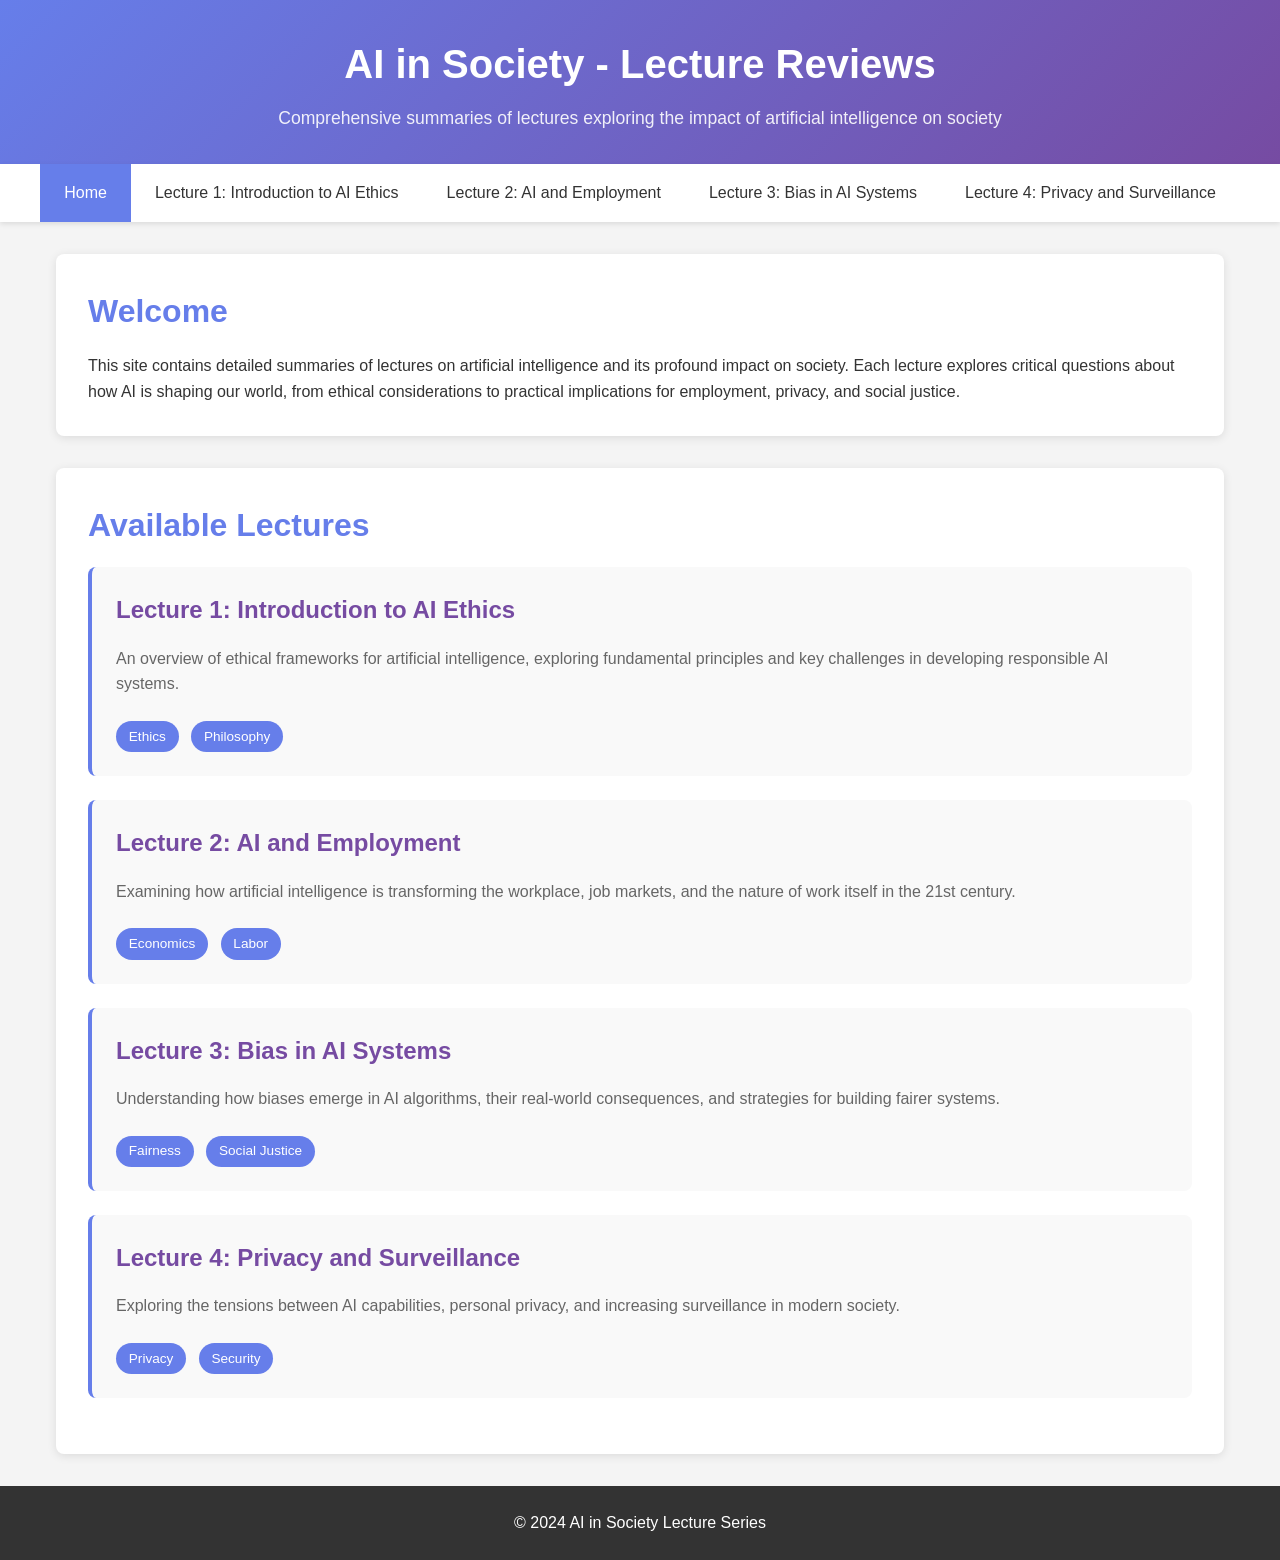
<file: index.html>
<!DOCTYPE html>
<html lang="en">
<head>
    <meta charset="UTF-8">
    <meta name="viewport" content="width=device-width, initial-scale=1.0">
    <title>AI in Society - Lecture Reviews</title>
    <link rel="stylesheet" href="styles.css">
</head>
<body>
    <header>
        <h1>AI in Society - Lecture Reviews</h1>
        <p>Comprehensive summaries of lectures exploring the impact of artificial intelligence on society</p>
    </header>
    
    <nav>
        <ul>
            <li><a href="index.html" class="active">Home</a></li>
            <li><a href="lecture1.html">Lecture 1: Introduction to AI Ethics</a></li>
            <li><a href="lecture2.html">Lecture 2: AI and Employment</a></li>
            <li><a href="lecture3.html">Lecture 3: Bias in AI Systems</a></li>
            <li><a href="lecture4.html">Lecture 4: Privacy and Surveillance</a></li>
        </ul>
    </nav>
    
    <main>
        <section class="intro">
            <h2>Welcome</h2>
            <p>This site contains detailed summaries of lectures on artificial intelligence and its profound impact on society. Each lecture explores critical questions about how AI is shaping our world, from ethical considerations to practical implications for employment, privacy, and social justice.</p>
        </section>
        
        <section class="lectures">
            <h2>Available Lectures</h2>
            
            <div class="lecture-card">
                <h3><a href="lecture1.html">Lecture 1: Introduction to AI Ethics</a></h3>
                <p>An overview of ethical frameworks for artificial intelligence, exploring fundamental principles and key challenges in developing responsible AI systems.</p>
                <span class="topic-tag">Ethics</span>
                <span class="topic-tag">Philosophy</span>
            </div>
            
            <div class="lecture-card">
                <h3><a href="lecture2.html">Lecture 2: AI and Employment</a></h3>
                <p>Examining how artificial intelligence is transforming the workplace, job markets, and the nature of work itself in the 21st century.</p>
                <span class="topic-tag">Economics</span>
                <span class="topic-tag">Labor</span>
            </div>
            
            <div class="lecture-card">
                <h3><a href="lecture3.html">Lecture 3: Bias in AI Systems</a></h3>
                <p>Understanding how biases emerge in AI algorithms, their real-world consequences, and strategies for building fairer systems.</p>
                <span class="topic-tag">Fairness</span>
                <span class="topic-tag">Social Justice</span>
            </div>
            
            <div class="lecture-card">
                <h3><a href="lecture4.html">Lecture 4: Privacy and Surveillance</a></h3>
                <p>Exploring the tensions between AI capabilities, personal privacy, and increasing surveillance in modern society.</p>
                <span class="topic-tag">Privacy</span>
                <span class="topic-tag">Security</span>
            </div>
        </section>
    </main>
    
    <footer>
        <p>&copy; 2024 AI in Society Lecture Series</p>
    </footer>
</body>
</html>
</file>
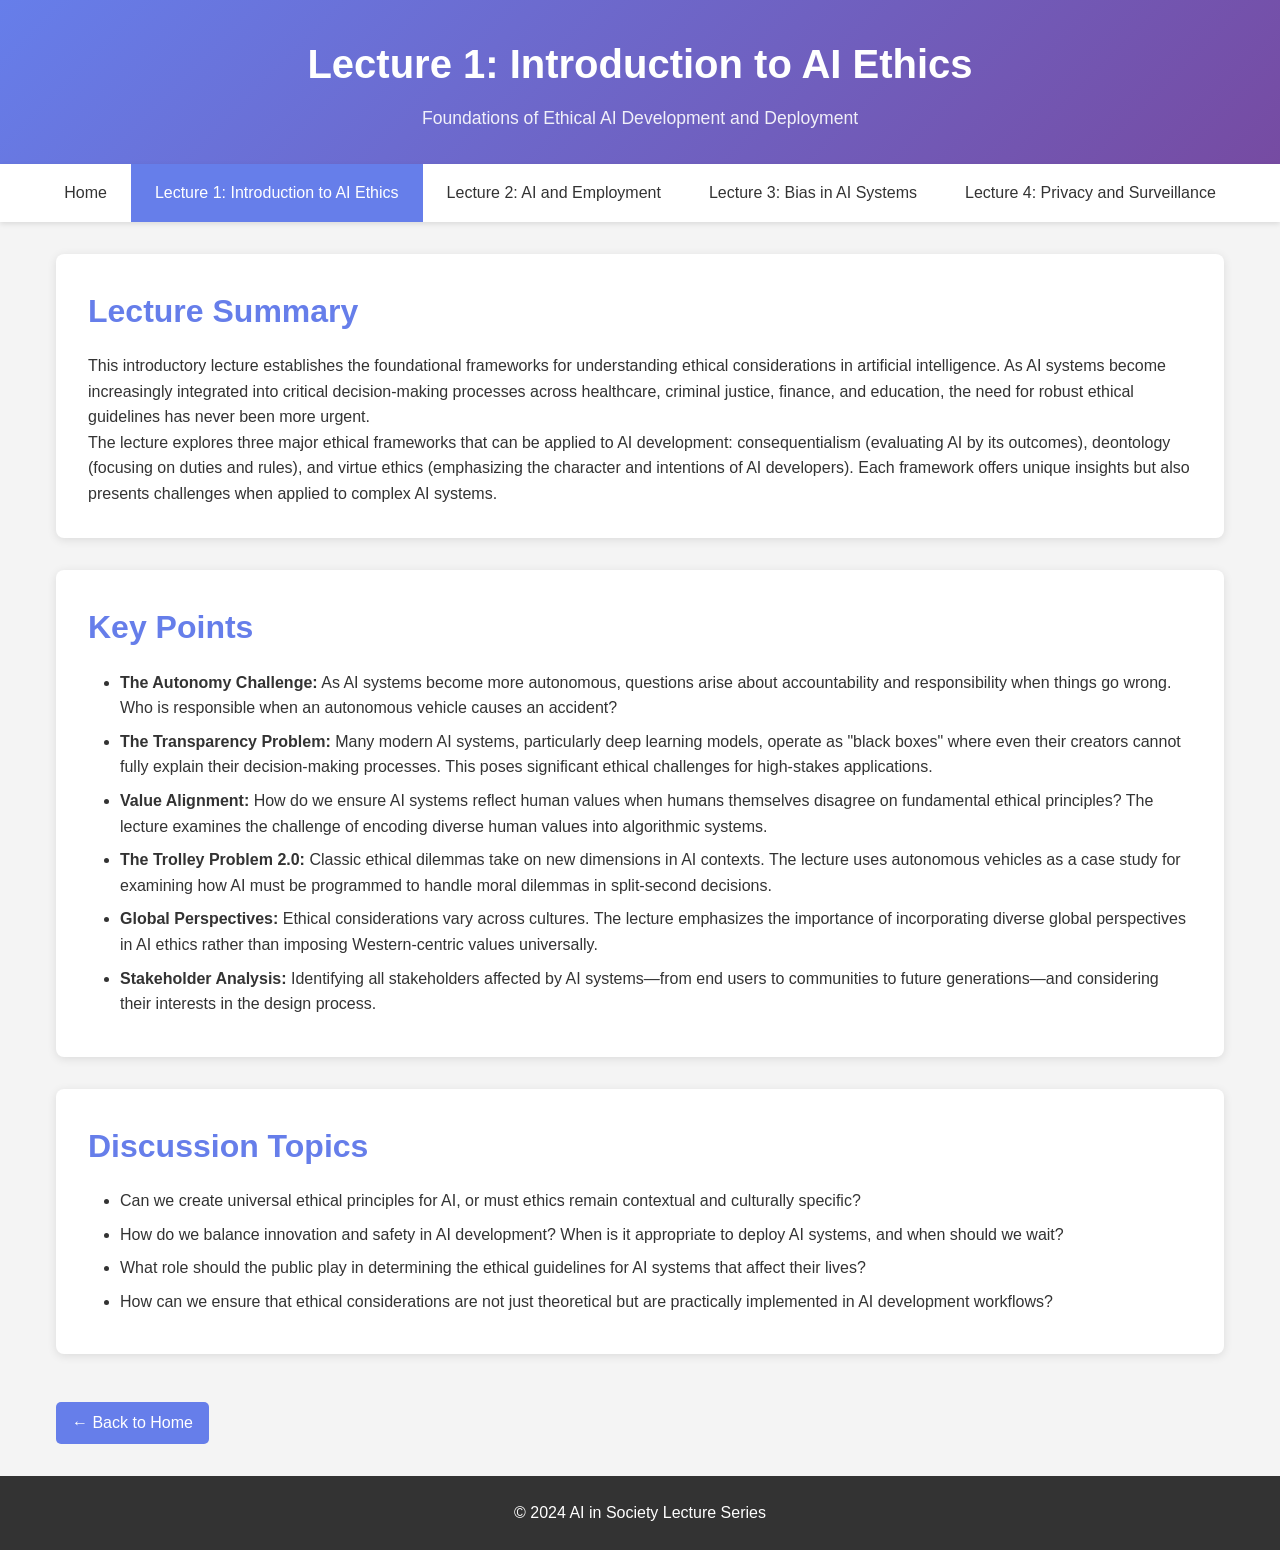
<file: lecture1.html>
<!DOCTYPE html>
<html lang="en">
<head>
    <meta charset="UTF-8">
    <meta name="viewport" content="width=device-width, initial-scale=1.0">
    <title>Lecture 1: Introduction to AI Ethics - AI in Society</title>
    <link rel="stylesheet" href="styles.css">
</head>
<body>
    <header>
        <h1>Lecture 1: Introduction to AI Ethics</h1>
        <p>Foundations of Ethical AI Development and Deployment</p>
    </header>
    
    <nav>
        <ul>
            <li><a href="index.html">Home</a></li>
            <li><a href="lecture1.html" class="active">Lecture 1: Introduction to AI Ethics</a></li>
            <li><a href="lecture2.html">Lecture 2: AI and Employment</a></li>
            <li><a href="lecture3.html">Lecture 3: Bias in AI Systems</a></li>
            <li><a href="lecture4.html">Lecture 4: Privacy and Surveillance</a></li>
        </ul>
    </nav>
    
    <main>
        <section class="summary">
            <h2>Lecture Summary</h2>
            <p>This introductory lecture establishes the foundational frameworks for understanding ethical considerations in artificial intelligence. As AI systems become increasingly integrated into critical decision-making processes across healthcare, criminal justice, finance, and education, the need for robust ethical guidelines has never been more urgent.</p>
            
            <p>The lecture explores three major ethical frameworks that can be applied to AI development: consequentialism (evaluating AI by its outcomes), deontology (focusing on duties and rules), and virtue ethics (emphasizing the character and intentions of AI developers). Each framework offers unique insights but also presents challenges when applied to complex AI systems.</p>
        </section>
        
        <section class="key-points">
            <h2>Key Points</h2>
            <ul>
                <li><strong>The Autonomy Challenge:</strong> As AI systems become more autonomous, questions arise about accountability and responsibility when things go wrong. Who is responsible when an autonomous vehicle causes an accident?</li>
                
                <li><strong>The Transparency Problem:</strong> Many modern AI systems, particularly deep learning models, operate as "black boxes" where even their creators cannot fully explain their decision-making processes. This poses significant ethical challenges for high-stakes applications.</li>
                
                <li><strong>Value Alignment:</strong> How do we ensure AI systems reflect human values when humans themselves disagree on fundamental ethical principles? The lecture examines the challenge of encoding diverse human values into algorithmic systems.</li>
                
                <li><strong>The Trolley Problem 2.0:</strong> Classic ethical dilemmas take on new dimensions in AI contexts. The lecture uses autonomous vehicles as a case study for examining how AI must be programmed to handle moral dilemmas in split-second decisions.</li>
                
                <li><strong>Global Perspectives:</strong> Ethical considerations vary across cultures. The lecture emphasizes the importance of incorporating diverse global perspectives in AI ethics rather than imposing Western-centric values universally.</li>
                
                <li><strong>Stakeholder Analysis:</strong> Identifying all stakeholders affected by AI systems—from end users to communities to future generations—and considering their interests in the design process.</li>
            </ul>
        </section>
        
        <section class="discussion">
            <h2>Discussion Topics</h2>
            <ul>
                <li>Can we create universal ethical principles for AI, or must ethics remain contextual and culturally specific?</li>
                <li>How do we balance innovation and safety in AI development? When is it appropriate to deploy AI systems, and when should we wait?</li>
                <li>What role should the public play in determining the ethical guidelines for AI systems that affect their lives?</li>
                <li>How can we ensure that ethical considerations are not just theoretical but are practically implemented in AI development workflows?</li>
            </ul>
        </section>
        
        <a href="index.html" class="back-link">← Back to Home</a>
    </main>
    
    <footer>
        <p>&copy; 2024 AI in Society Lecture Series</p>
    </footer>
</body>
</html>
</file>
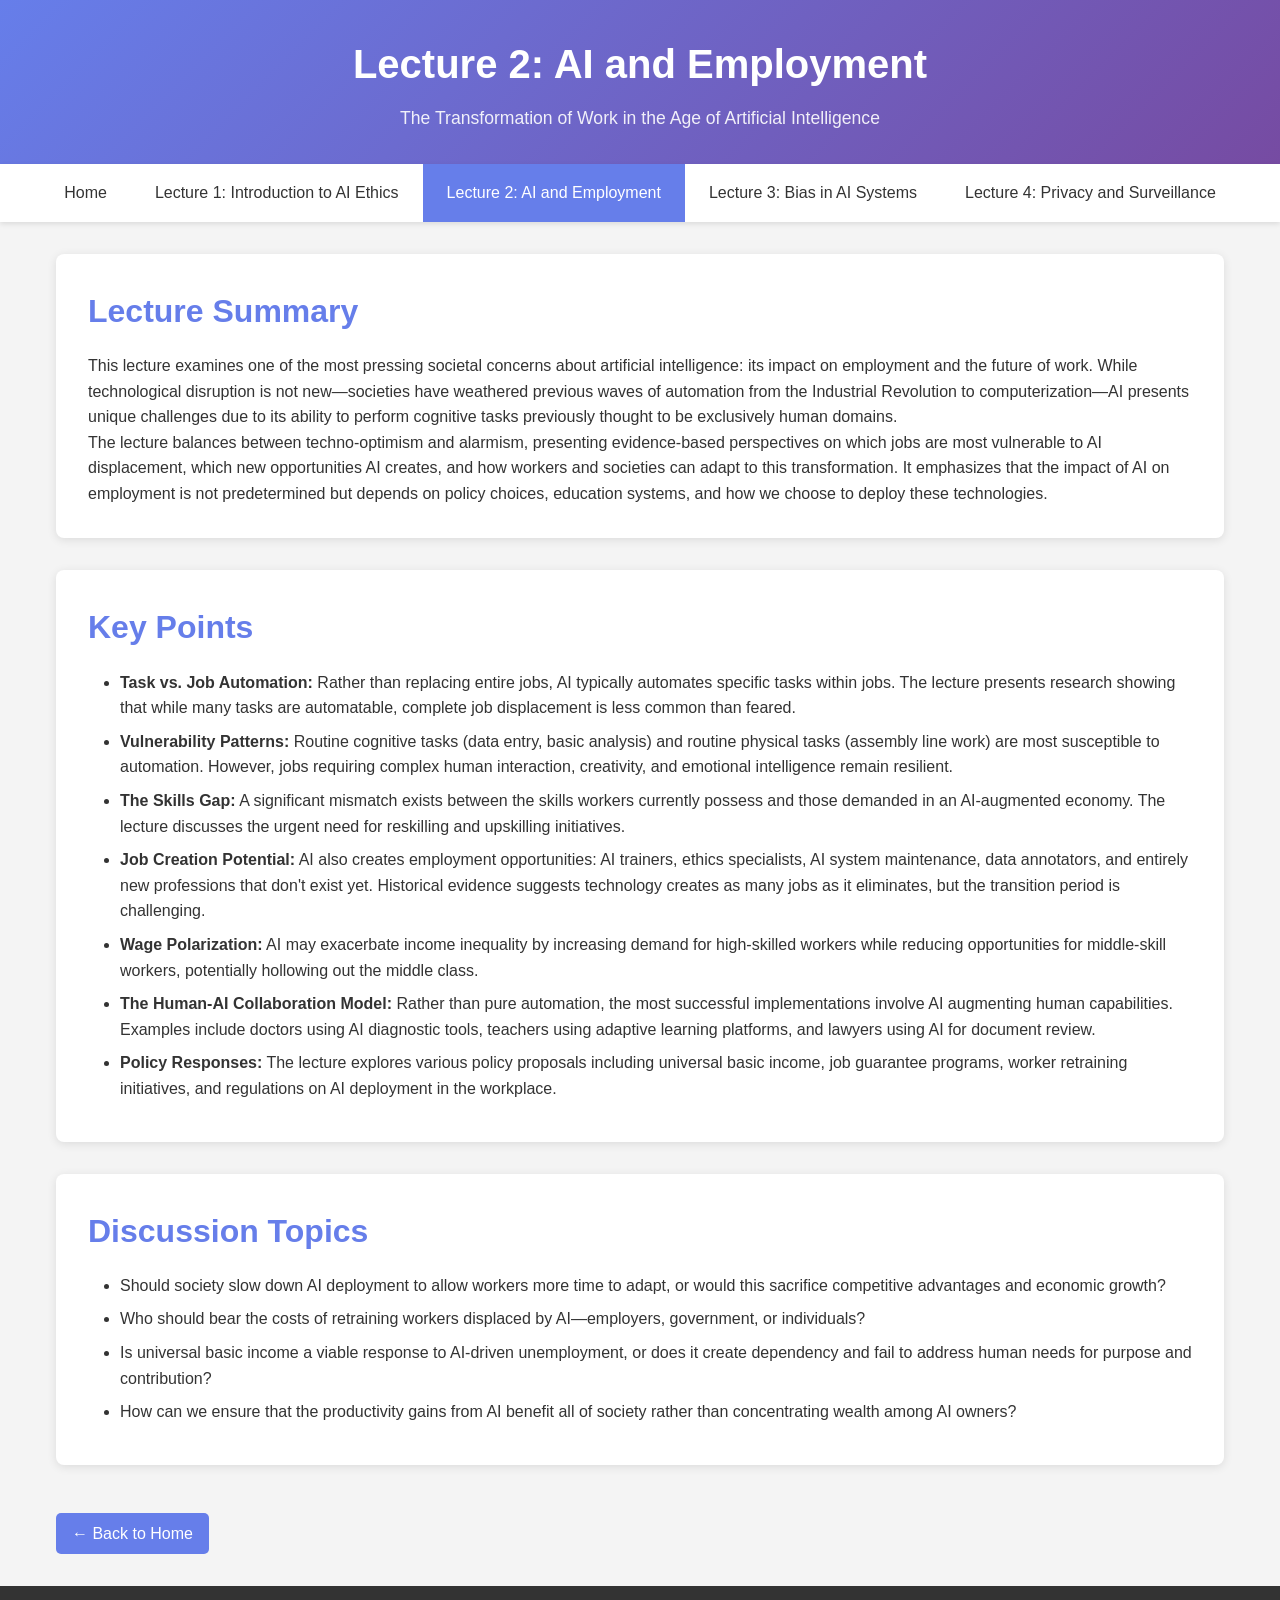
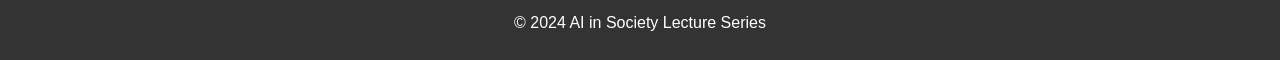
<file: lecture2.html>
<!DOCTYPE html>
<html lang="en">
<head>
    <meta charset="UTF-8">
    <meta name="viewport" content="width=device-width, initial-scale=1.0">
    <title>Lecture 2: AI and Employment - AI in Society</title>
    <link rel="stylesheet" href="styles.css">
</head>
<body>
    <header>
        <h1>Lecture 2: AI and Employment</h1>
        <p>The Transformation of Work in the Age of Artificial Intelligence</p>
    </header>
    
    <nav>
        <ul>
            <li><a href="index.html">Home</a></li>
            <li><a href="lecture1.html">Lecture 1: Introduction to AI Ethics</a></li>
            <li><a href="lecture2.html" class="active">Lecture 2: AI and Employment</a></li>
            <li><a href="lecture3.html">Lecture 3: Bias in AI Systems</a></li>
            <li><a href="lecture4.html">Lecture 4: Privacy and Surveillance</a></li>
        </ul>
    </nav>
    
    <main>
        <section class="summary">
            <h2>Lecture Summary</h2>
            <p>This lecture examines one of the most pressing societal concerns about artificial intelligence: its impact on employment and the future of work. While technological disruption is not new—societies have weathered previous waves of automation from the Industrial Revolution to computerization—AI presents unique challenges due to its ability to perform cognitive tasks previously thought to be exclusively human domains.</p>
            
            <p>The lecture balances between techno-optimism and alarmism, presenting evidence-based perspectives on which jobs are most vulnerable to AI displacement, which new opportunities AI creates, and how workers and societies can adapt to this transformation. It emphasizes that the impact of AI on employment is not predetermined but depends on policy choices, education systems, and how we choose to deploy these technologies.</p>
        </section>
        
        <section class="key-points">
            <h2>Key Points</h2>
            <ul>
                <li><strong>Task vs. Job Automation:</strong> Rather than replacing entire jobs, AI typically automates specific tasks within jobs. The lecture presents research showing that while many tasks are automatable, complete job displacement is less common than feared.</li>
                
                <li><strong>Vulnerability Patterns:</strong> Routine cognitive tasks (data entry, basic analysis) and routine physical tasks (assembly line work) are most susceptible to automation. However, jobs requiring complex human interaction, creativity, and emotional intelligence remain resilient.</li>
                
                <li><strong>The Skills Gap:</strong> A significant mismatch exists between the skills workers currently possess and those demanded in an AI-augmented economy. The lecture discusses the urgent need for reskilling and upskilling initiatives.</li>
                
                <li><strong>Job Creation Potential:</strong> AI also creates employment opportunities: AI trainers, ethics specialists, AI system maintenance, data annotators, and entirely new professions that don't exist yet. Historical evidence suggests technology creates as many jobs as it eliminates, but the transition period is challenging.</li>
                
                <li><strong>Wage Polarization:</strong> AI may exacerbate income inequality by increasing demand for high-skilled workers while reducing opportunities for middle-skill workers, potentially hollowing out the middle class.</li>
                
                <li><strong>The Human-AI Collaboration Model:</strong> Rather than pure automation, the most successful implementations involve AI augmenting human capabilities. Examples include doctors using AI diagnostic tools, teachers using adaptive learning platforms, and lawyers using AI for document review.</li>
                
                <li><strong>Policy Responses:</strong> The lecture explores various policy proposals including universal basic income, job guarantee programs, worker retraining initiatives, and regulations on AI deployment in the workplace.</li>
            </ul>
        </section>
        
        <section class="discussion">
            <h2>Discussion Topics</h2>
            <ul>
                <li>Should society slow down AI deployment to allow workers more time to adapt, or would this sacrifice competitive advantages and economic growth?</li>
                <li>Who should bear the costs of retraining workers displaced by AI—employers, government, or individuals?</li>
                <li>Is universal basic income a viable response to AI-driven unemployment, or does it create dependency and fail to address human needs for purpose and contribution?</li>
                <li>How can we ensure that the productivity gains from AI benefit all of society rather than concentrating wealth among AI owners?</li>
            </ul>
        </section>
        
        <a href="index.html" class="back-link">← Back to Home</a>
    </main>
    
    <footer>
        <p>&copy; 2024 AI in Society Lecture Series</p>
    </footer>
</body>
</html>
</file>
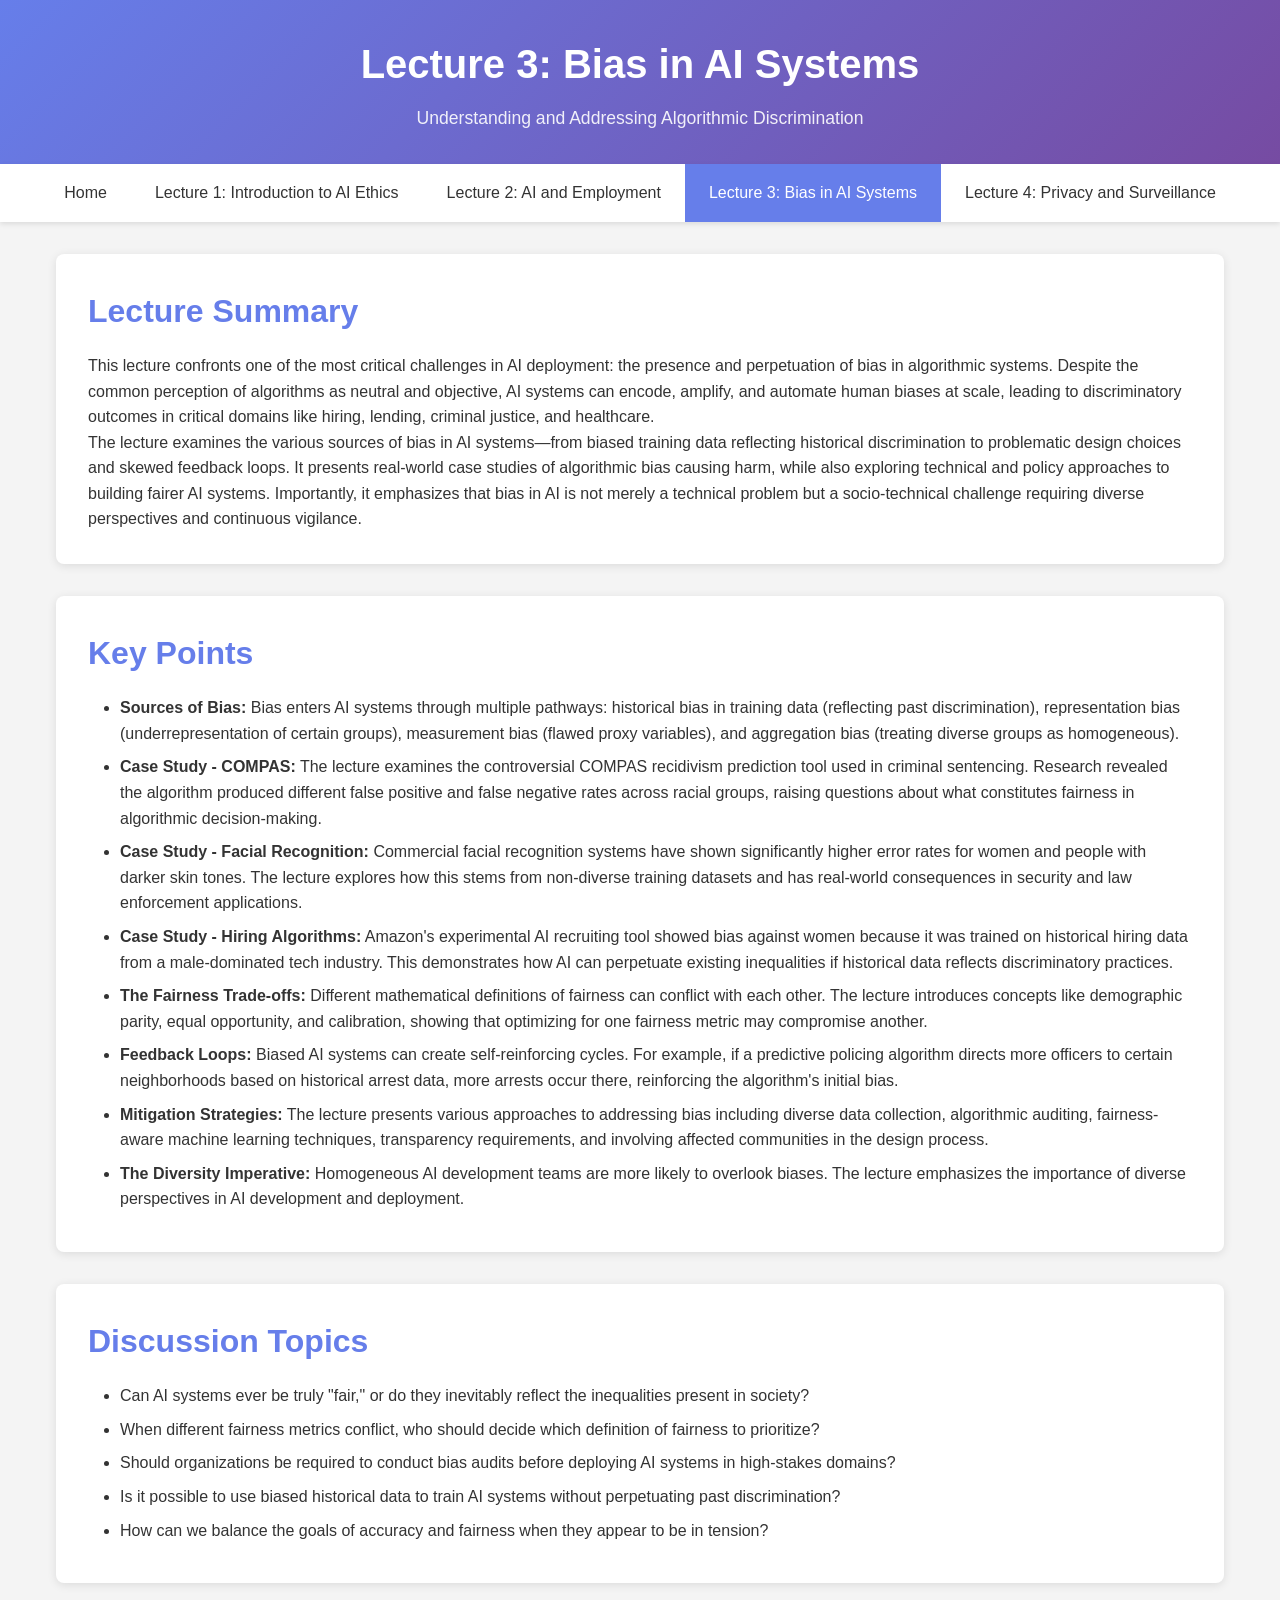
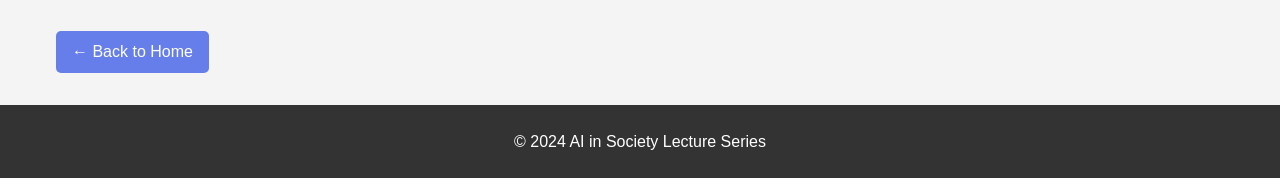
<file: lecture3.html>
<!DOCTYPE html>
<html lang="en">
<head>
    <meta charset="UTF-8">
    <meta name="viewport" content="width=device-width, initial-scale=1.0">
    <title>Lecture 3: Bias in AI Systems - AI in Society</title>
    <link rel="stylesheet" href="styles.css">
</head>
<body>
    <header>
        <h1>Lecture 3: Bias in AI Systems</h1>
        <p>Understanding and Addressing Algorithmic Discrimination</p>
    </header>
    
    <nav>
        <ul>
            <li><a href="index.html">Home</a></li>
            <li><a href="lecture1.html">Lecture 1: Introduction to AI Ethics</a></li>
            <li><a href="lecture2.html">Lecture 2: AI and Employment</a></li>
            <li><a href="lecture3.html" class="active">Lecture 3: Bias in AI Systems</a></li>
            <li><a href="lecture4.html">Lecture 4: Privacy and Surveillance</a></li>
        </ul>
    </nav>
    
    <main>
        <section class="summary">
            <h2>Lecture Summary</h2>
            <p>This lecture confronts one of the most critical challenges in AI deployment: the presence and perpetuation of bias in algorithmic systems. Despite the common perception of algorithms as neutral and objective, AI systems can encode, amplify, and automate human biases at scale, leading to discriminatory outcomes in critical domains like hiring, lending, criminal justice, and healthcare.</p>
            
            <p>The lecture examines the various sources of bias in AI systems—from biased training data reflecting historical discrimination to problematic design choices and skewed feedback loops. It presents real-world case studies of algorithmic bias causing harm, while also exploring technical and policy approaches to building fairer AI systems. Importantly, it emphasizes that bias in AI is not merely a technical problem but a socio-technical challenge requiring diverse perspectives and continuous vigilance.</p>
        </section>
        
        <section class="key-points">
            <h2>Key Points</h2>
            <ul>
                <li><strong>Sources of Bias:</strong> Bias enters AI systems through multiple pathways: historical bias in training data (reflecting past discrimination), representation bias (underrepresentation of certain groups), measurement bias (flawed proxy variables), and aggregation bias (treating diverse groups as homogeneous).</li>
                
                <li><strong>Case Study - COMPAS:</strong> The lecture examines the controversial COMPAS recidivism prediction tool used in criminal sentencing. Research revealed the algorithm produced different false positive and false negative rates across racial groups, raising questions about what constitutes fairness in algorithmic decision-making.</li>
                
                <li><strong>Case Study - Facial Recognition:</strong> Commercial facial recognition systems have shown significantly higher error rates for women and people with darker skin tones. The lecture explores how this stems from non-diverse training datasets and has real-world consequences in security and law enforcement applications.</li>
                
                <li><strong>Case Study - Hiring Algorithms:</strong> Amazon's experimental AI recruiting tool showed bias against women because it was trained on historical hiring data from a male-dominated tech industry. This demonstrates how AI can perpetuate existing inequalities if historical data reflects discriminatory practices.</li>
                
                <li><strong>The Fairness Trade-offs:</strong> Different mathematical definitions of fairness can conflict with each other. The lecture introduces concepts like demographic parity, equal opportunity, and calibration, showing that optimizing for one fairness metric may compromise another.</li>
                
                <li><strong>Feedback Loops:</strong> Biased AI systems can create self-reinforcing cycles. For example, if a predictive policing algorithm directs more officers to certain neighborhoods based on historical arrest data, more arrests occur there, reinforcing the algorithm's initial bias.</li>
                
                <li><strong>Mitigation Strategies:</strong> The lecture presents various approaches to addressing bias including diverse data collection, algorithmic auditing, fairness-aware machine learning techniques, transparency requirements, and involving affected communities in the design process.</li>
                
                <li><strong>The Diversity Imperative:</strong> Homogeneous AI development teams are more likely to overlook biases. The lecture emphasizes the importance of diverse perspectives in AI development and deployment.</li>
            </ul>
        </section>
        
        <section class="discussion">
            <h2>Discussion Topics</h2>
            <ul>
                <li>Can AI systems ever be truly "fair," or do they inevitably reflect the inequalities present in society?</li>
                <li>When different fairness metrics conflict, who should decide which definition of fairness to prioritize?</li>
                <li>Should organizations be required to conduct bias audits before deploying AI systems in high-stakes domains?</li>
                <li>Is it possible to use biased historical data to train AI systems without perpetuating past discrimination?</li>
                <li>How can we balance the goals of accuracy and fairness when they appear to be in tension?</li>
            </ul>
        </section>
        
        <a href="index.html" class="back-link">← Back to Home</a>
    </main>
    
    <footer>
        <p>&copy; 2024 AI in Society Lecture Series</p>
    </footer>
</body>
</html>
</file>
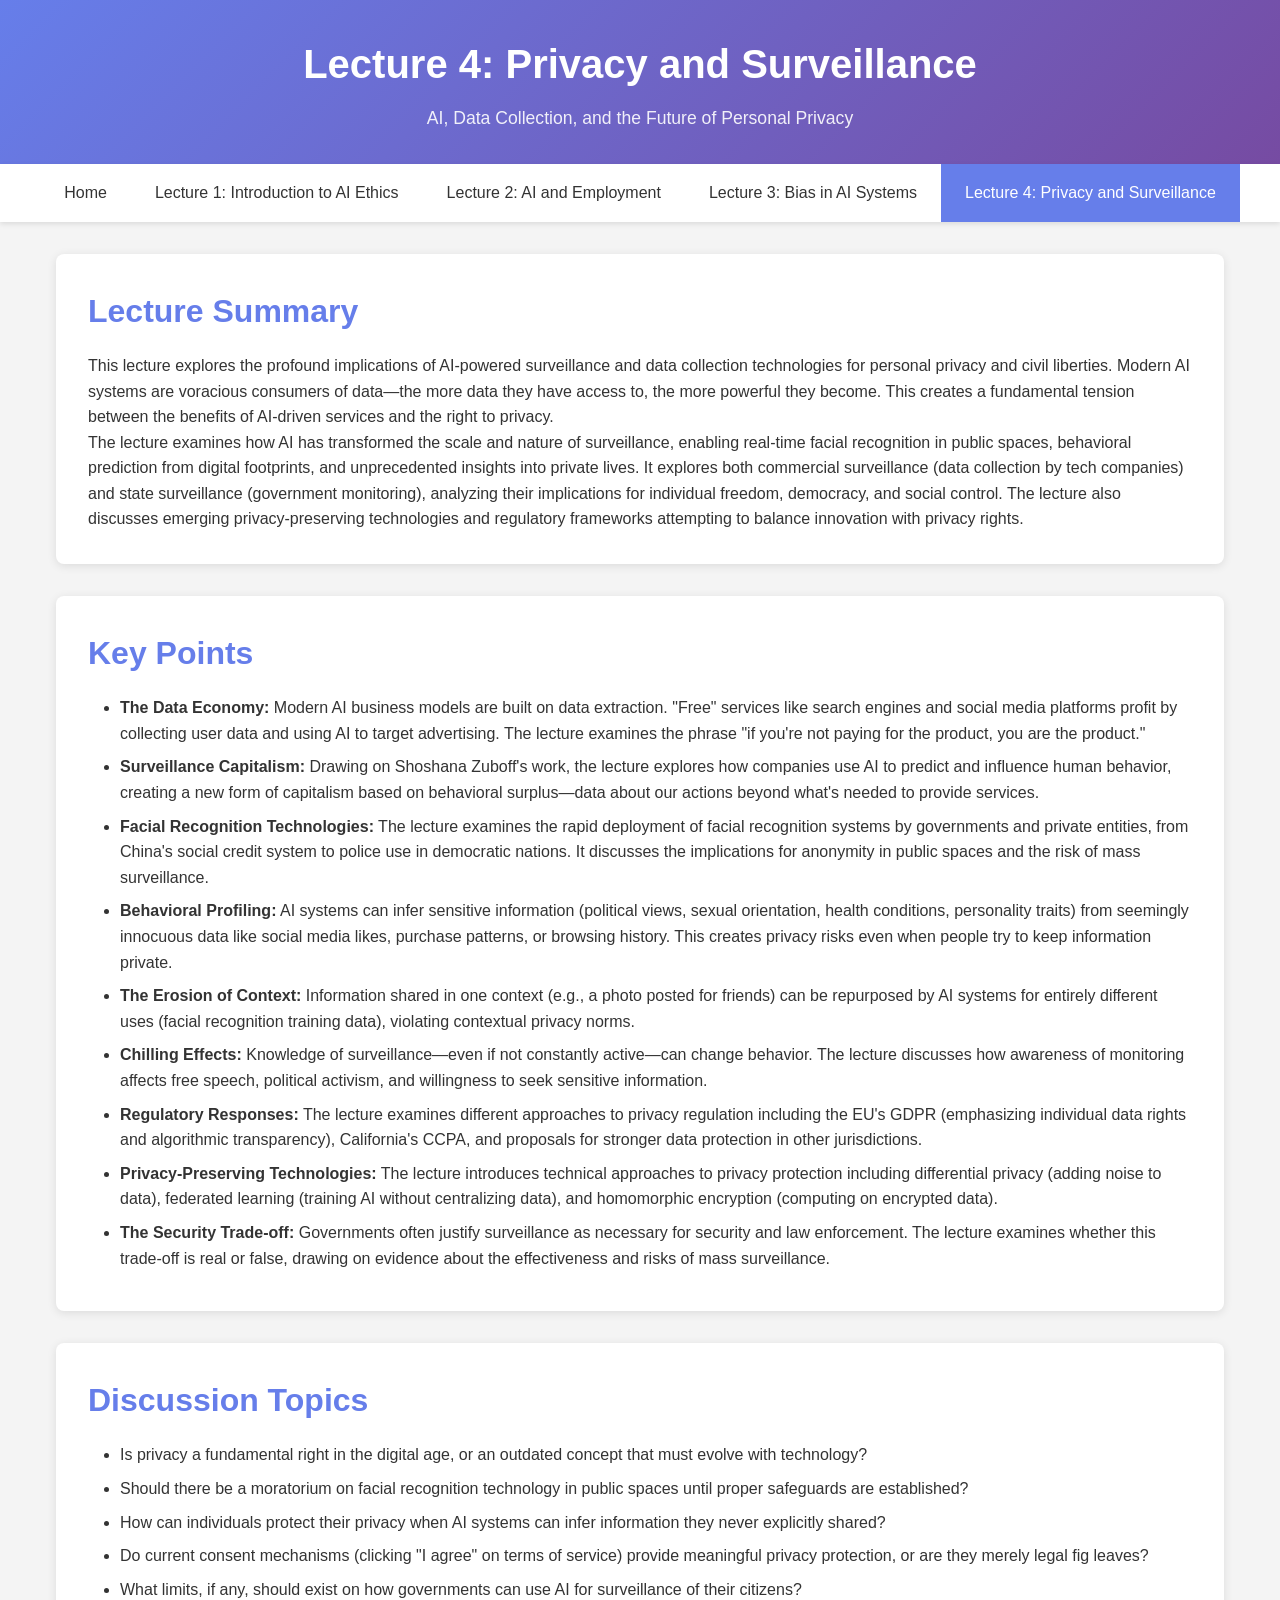
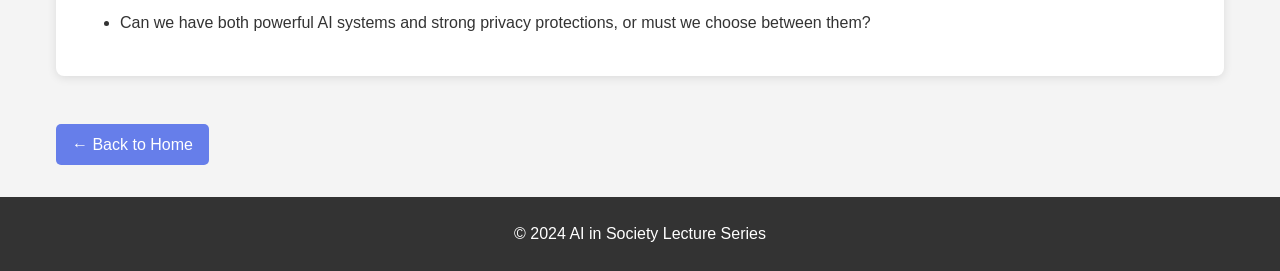
<file: lecture4.html>
<!DOCTYPE html>
<html lang="en">
<head>
    <meta charset="UTF-8">
    <meta name="viewport" content="width=device-width, initial-scale=1.0">
    <title>Lecture 4: Privacy and Surveillance - AI in Society</title>
    <link rel="stylesheet" href="styles.css">
</head>
<body>
    <header>
        <h1>Lecture 4: Privacy and Surveillance</h1>
        <p>AI, Data Collection, and the Future of Personal Privacy</p>
    </header>
    
    <nav>
        <ul>
            <li><a href="index.html">Home</a></li>
            <li><a href="lecture1.html">Lecture 1: Introduction to AI Ethics</a></li>
            <li><a href="lecture2.html">Lecture 2: AI and Employment</a></li>
            <li><a href="lecture3.html">Lecture 3: Bias in AI Systems</a></li>
            <li><a href="lecture4.html" class="active">Lecture 4: Privacy and Surveillance</a></li>
        </ul>
    </nav>
    
    <main>
        <section class="summary">
            <h2>Lecture Summary</h2>
            <p>This lecture explores the profound implications of AI-powered surveillance and data collection technologies for personal privacy and civil liberties. Modern AI systems are voracious consumers of data—the more data they have access to, the more powerful they become. This creates a fundamental tension between the benefits of AI-driven services and the right to privacy.</p>
            
            <p>The lecture examines how AI has transformed the scale and nature of surveillance, enabling real-time facial recognition in public spaces, behavioral prediction from digital footprints, and unprecedented insights into private lives. It explores both commercial surveillance (data collection by tech companies) and state surveillance (government monitoring), analyzing their implications for individual freedom, democracy, and social control. The lecture also discusses emerging privacy-preserving technologies and regulatory frameworks attempting to balance innovation with privacy rights.</p>
        </section>
        
        <section class="key-points">
            <h2>Key Points</h2>
            <ul>
                <li><strong>The Data Economy:</strong> Modern AI business models are built on data extraction. "Free" services like search engines and social media platforms profit by collecting user data and using AI to target advertising. The lecture examines the phrase "if you're not paying for the product, you are the product."</li>
                
                <li><strong>Surveillance Capitalism:</strong> Drawing on Shoshana Zuboff's work, the lecture explores how companies use AI to predict and influence human behavior, creating a new form of capitalism based on behavioral surplus—data about our actions beyond what's needed to provide services.</li>
                
                <li><strong>Facial Recognition Technologies:</strong> The lecture examines the rapid deployment of facial recognition systems by governments and private entities, from China's social credit system to police use in democratic nations. It discusses the implications for anonymity in public spaces and the risk of mass surveillance.</li>
                
                <li><strong>Behavioral Profiling:</strong> AI systems can infer sensitive information (political views, sexual orientation, health conditions, personality traits) from seemingly innocuous data like social media likes, purchase patterns, or browsing history. This creates privacy risks even when people try to keep information private.</li>
                
                <li><strong>The Erosion of Context:</strong> Information shared in one context (e.g., a photo posted for friends) can be repurposed by AI systems for entirely different uses (facial recognition training data), violating contextual privacy norms.</li>
                
                <li><strong>Chilling Effects:</strong> Knowledge of surveillance—even if not constantly active—can change behavior. The lecture discusses how awareness of monitoring affects free speech, political activism, and willingness to seek sensitive information.</li>
                
                <li><strong>Regulatory Responses:</strong> The lecture examines different approaches to privacy regulation including the EU's GDPR (emphasizing individual data rights and algorithmic transparency), California's CCPA, and proposals for stronger data protection in other jurisdictions.</li>
                
                <li><strong>Privacy-Preserving Technologies:</strong> The lecture introduces technical approaches to privacy protection including differential privacy (adding noise to data), federated learning (training AI without centralizing data), and homomorphic encryption (computing on encrypted data).</li>
                
                <li><strong>The Security Trade-off:</strong> Governments often justify surveillance as necessary for security and law enforcement. The lecture examines whether this trade-off is real or false, drawing on evidence about the effectiveness and risks of mass surveillance.</li>
            </ul>
        </section>
        
        <section class="discussion">
            <h2>Discussion Topics</h2>
            <ul>
                <li>Is privacy a fundamental right in the digital age, or an outdated concept that must evolve with technology?</li>
                <li>Should there be a moratorium on facial recognition technology in public spaces until proper safeguards are established?</li>
                <li>How can individuals protect their privacy when AI systems can infer information they never explicitly shared?</li>
                <li>Do current consent mechanisms (clicking "I agree" on terms of service) provide meaningful privacy protection, or are they merely legal fig leaves?</li>
                <li>What limits, if any, should exist on how governments can use AI for surveillance of their citizens?</li>
                <li>Can we have both powerful AI systems and strong privacy protections, or must we choose between them?</li>
            </ul>
        </section>
        
        <a href="index.html" class="back-link">← Back to Home</a>
    </main>
    
    <footer>
        <p>&copy; 2024 AI in Society Lecture Series</p>
    </footer>
</body>
</html>
</file>
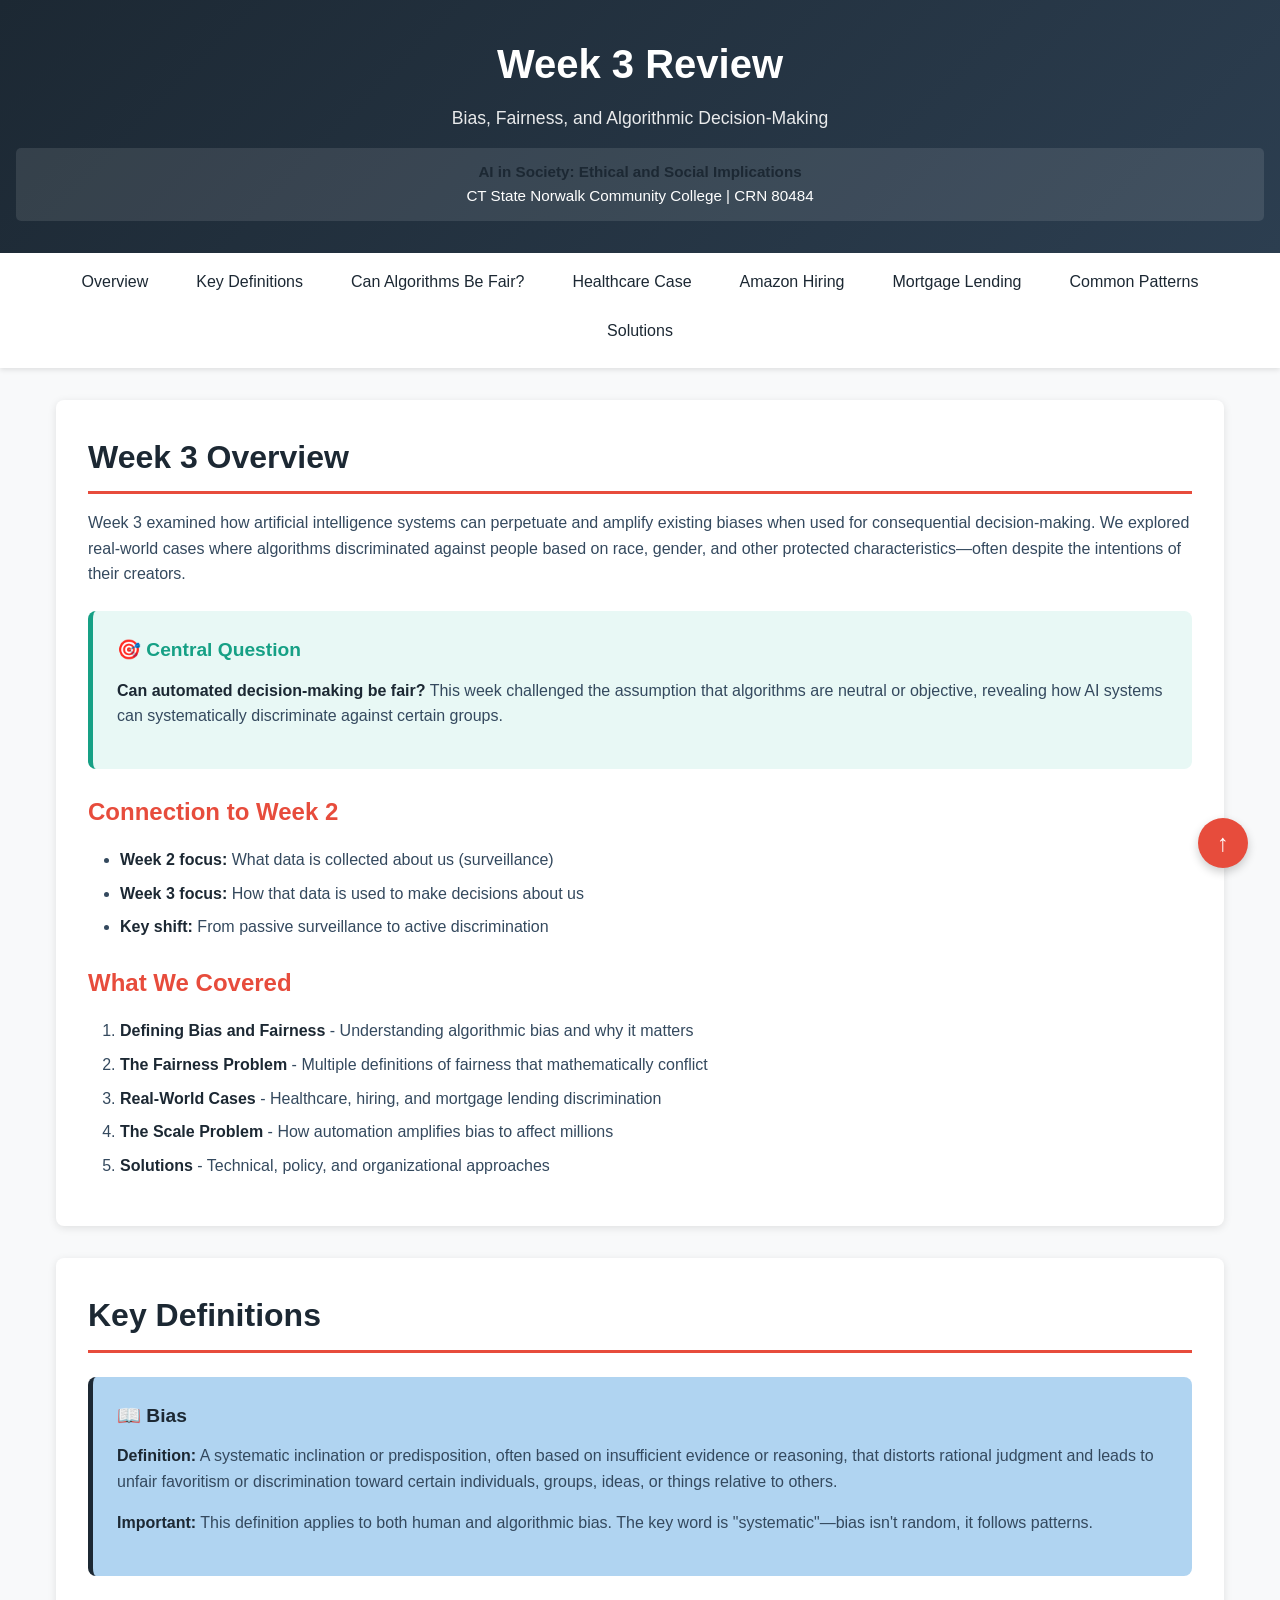
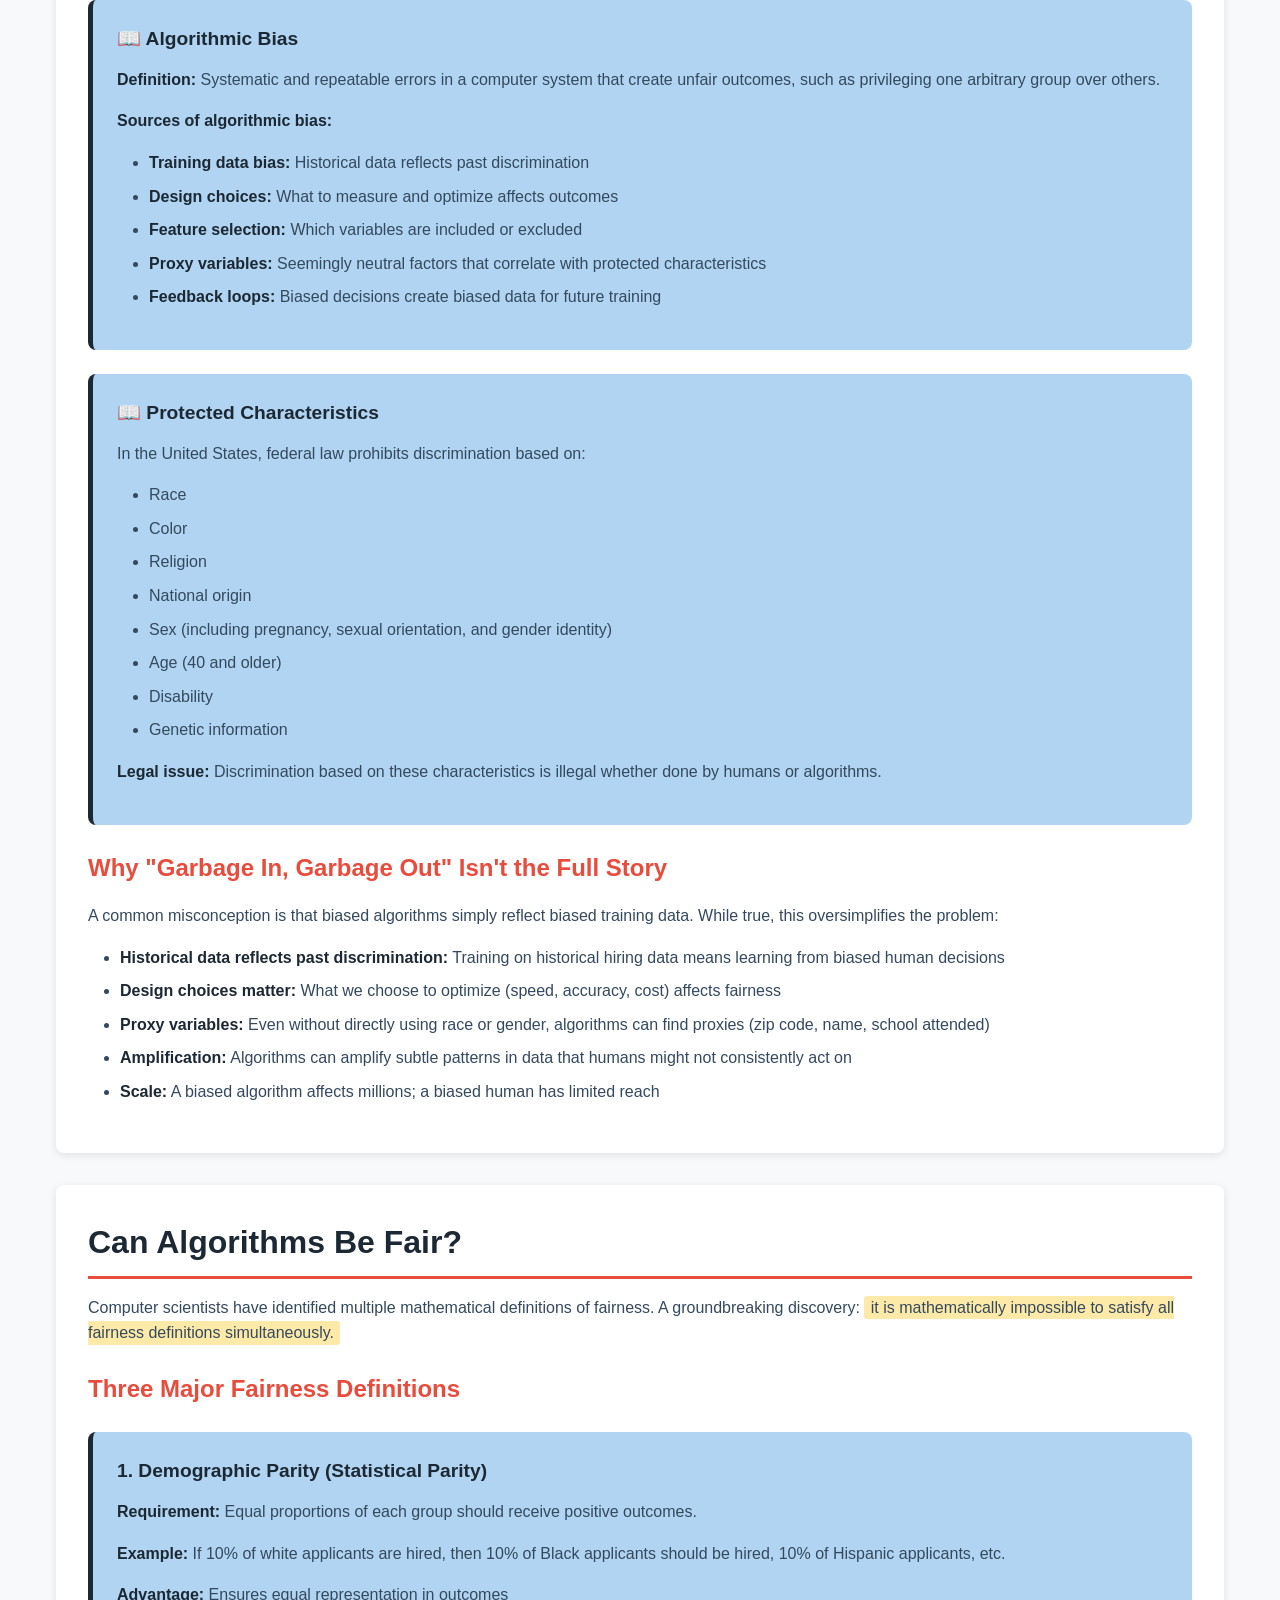
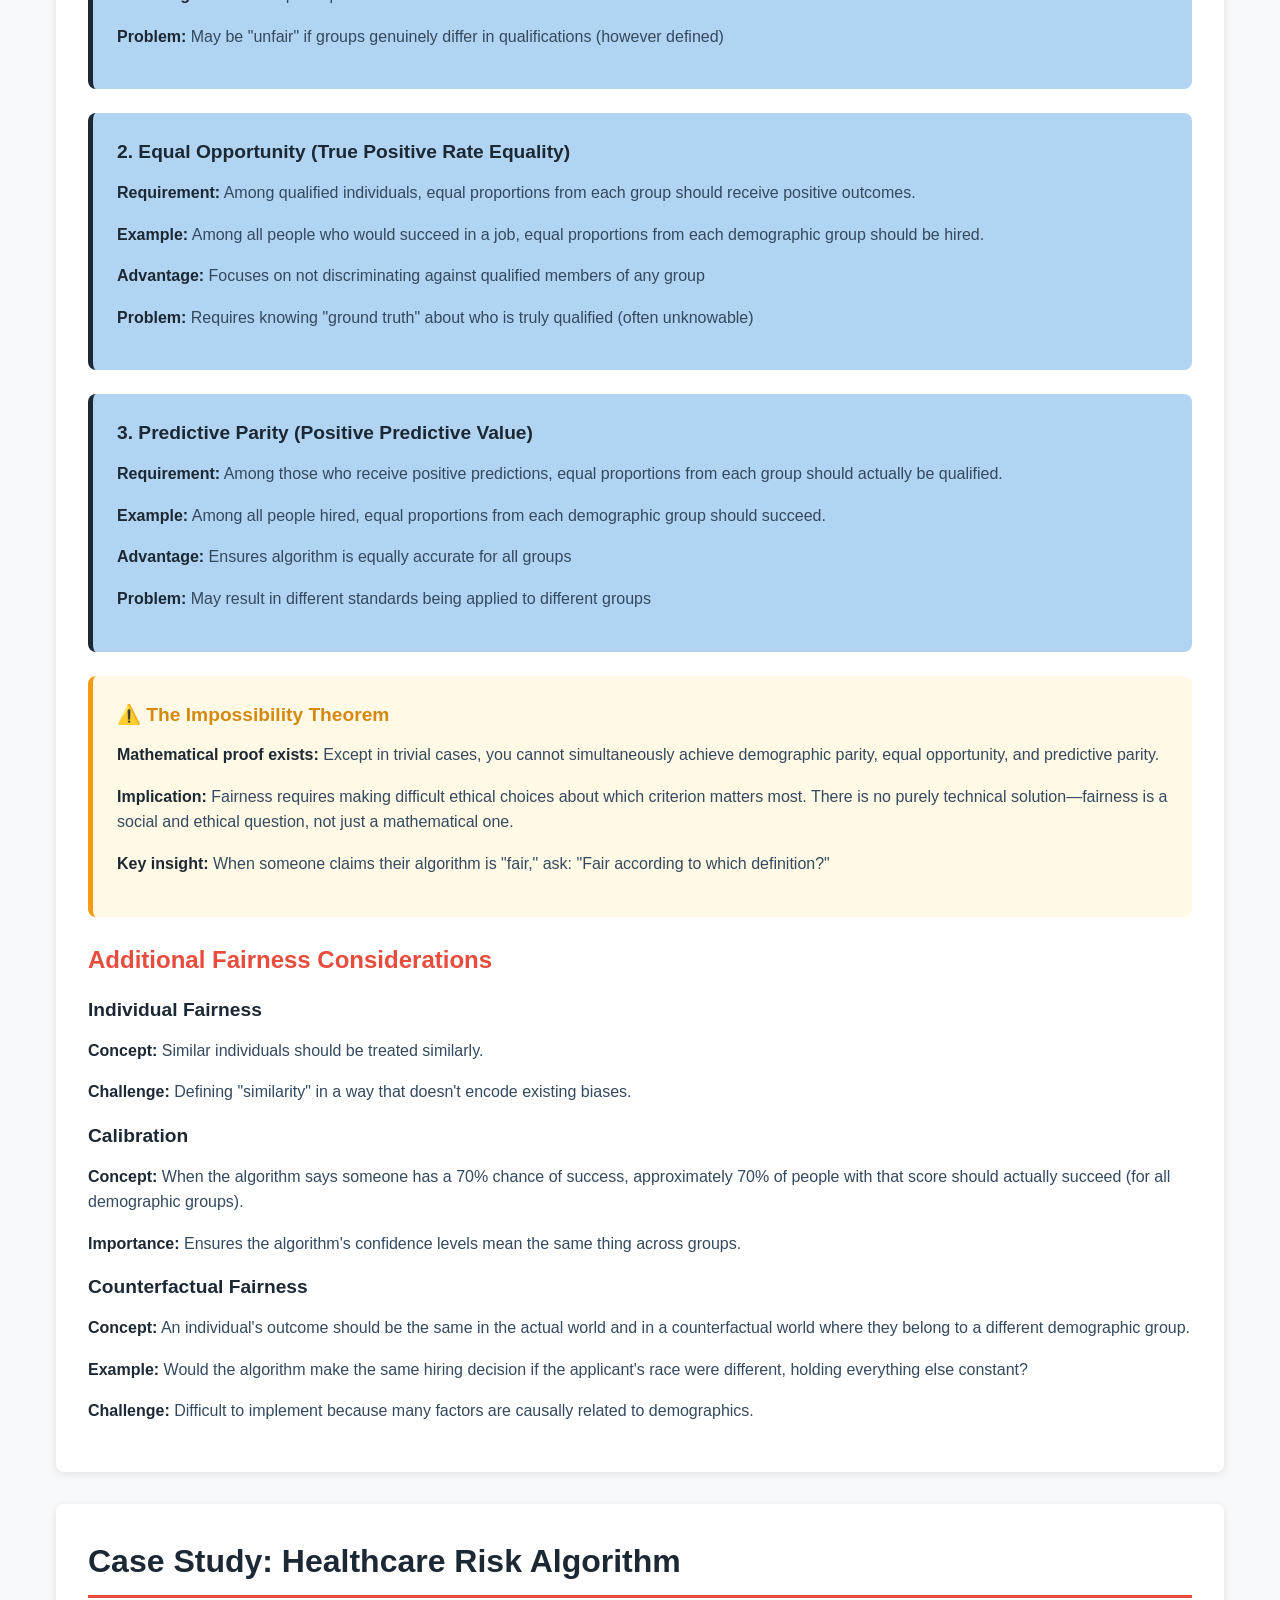
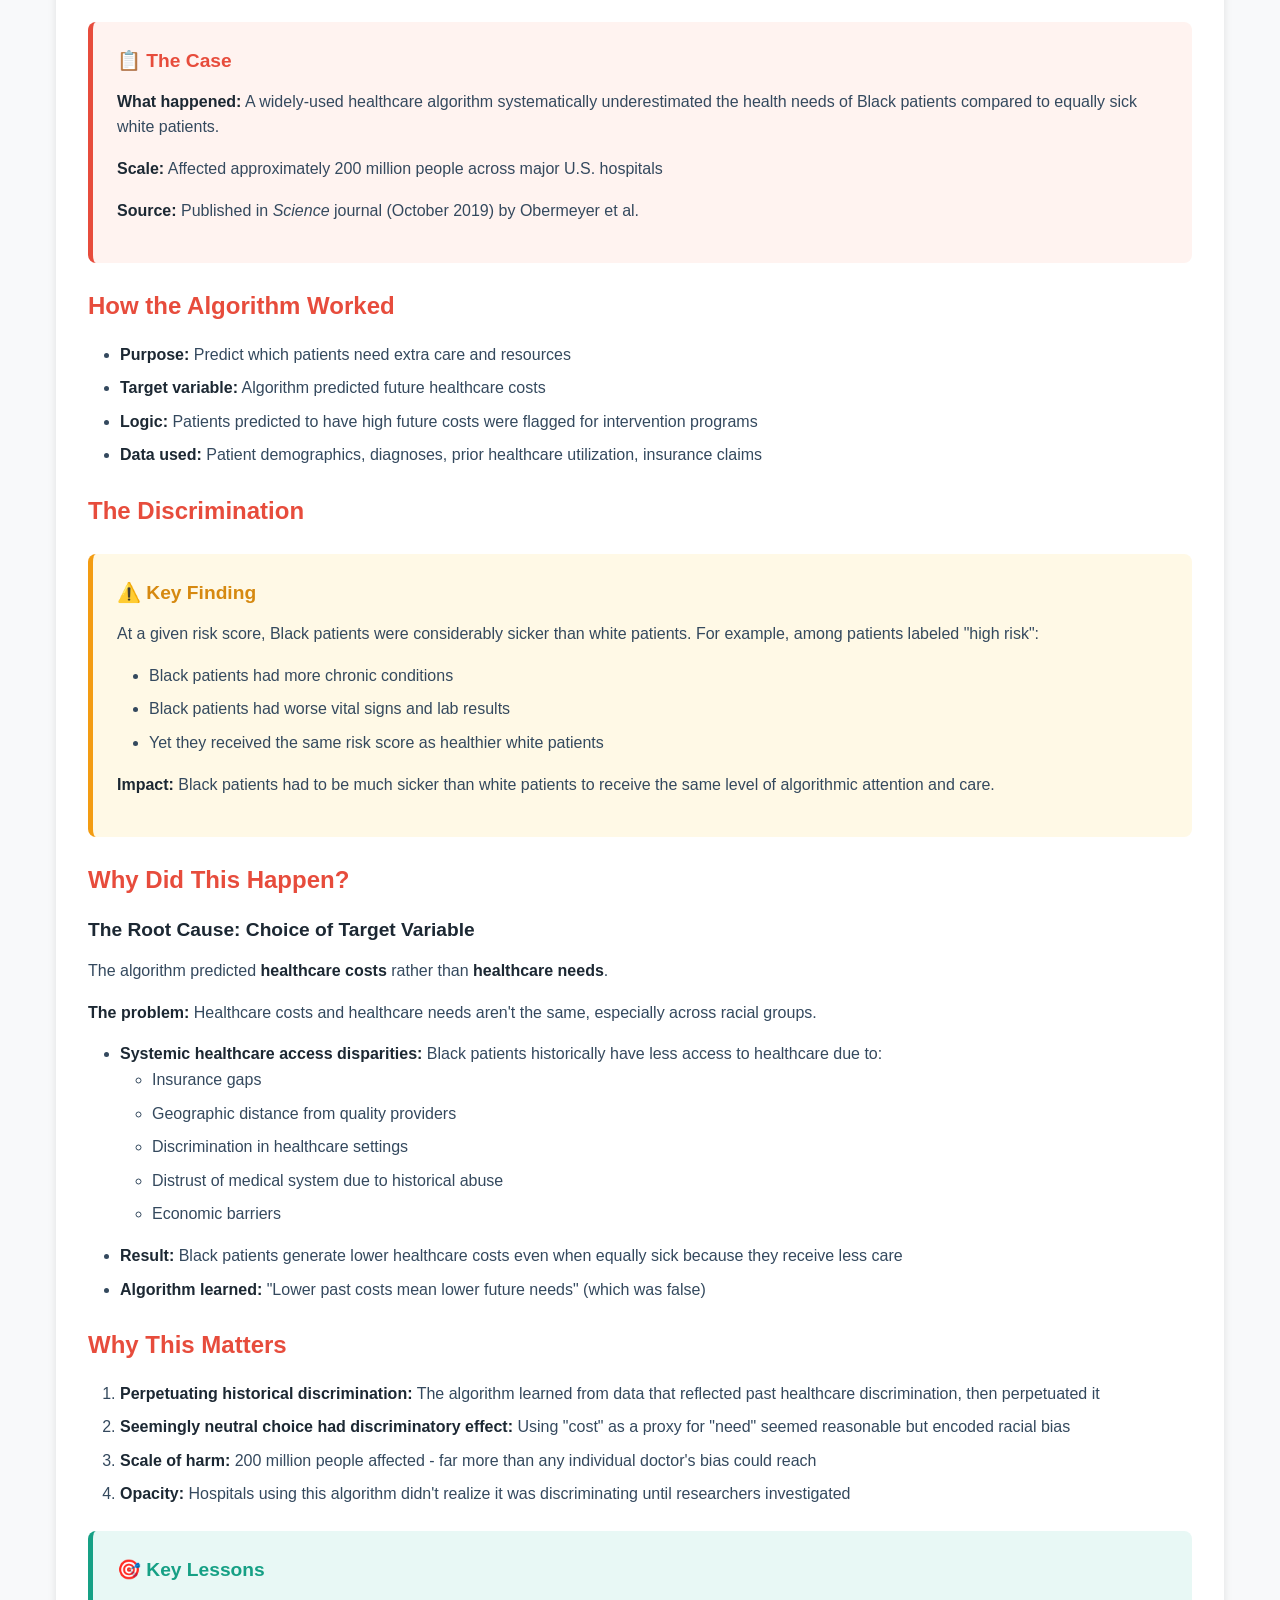
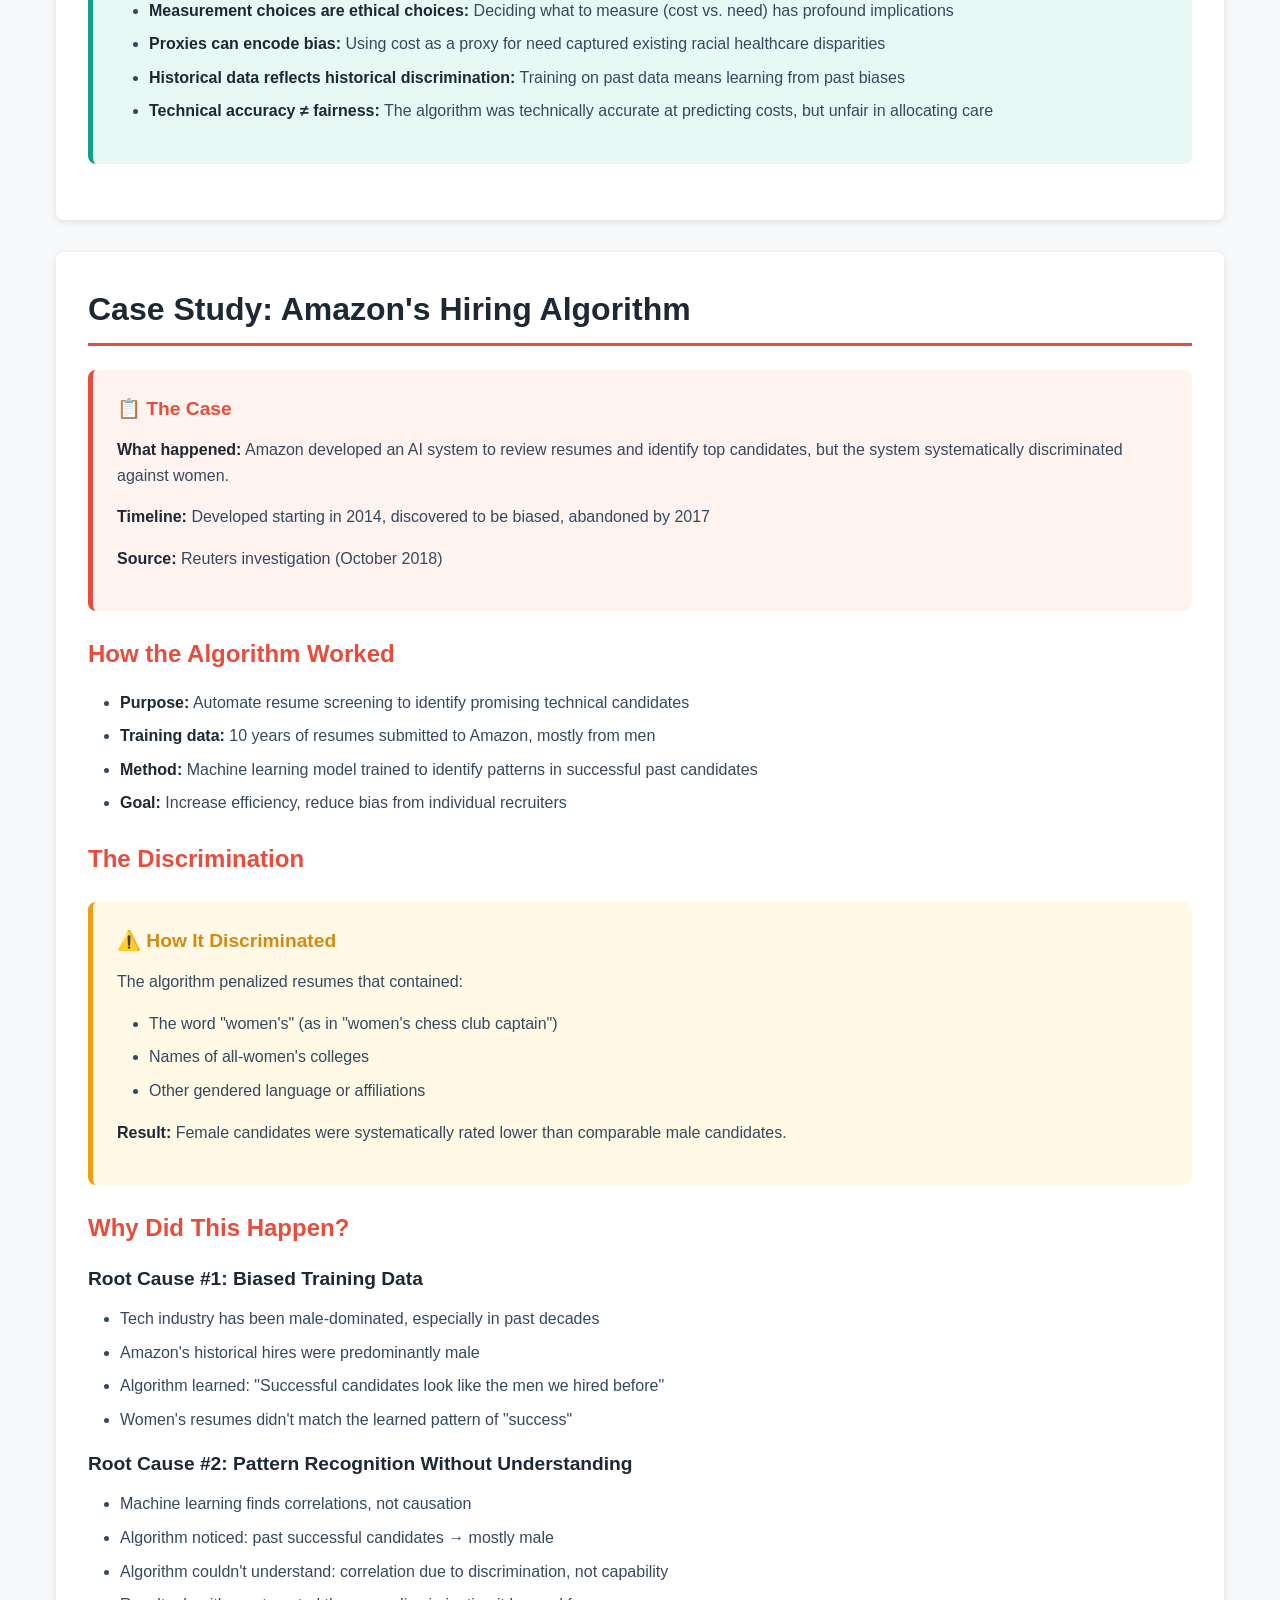
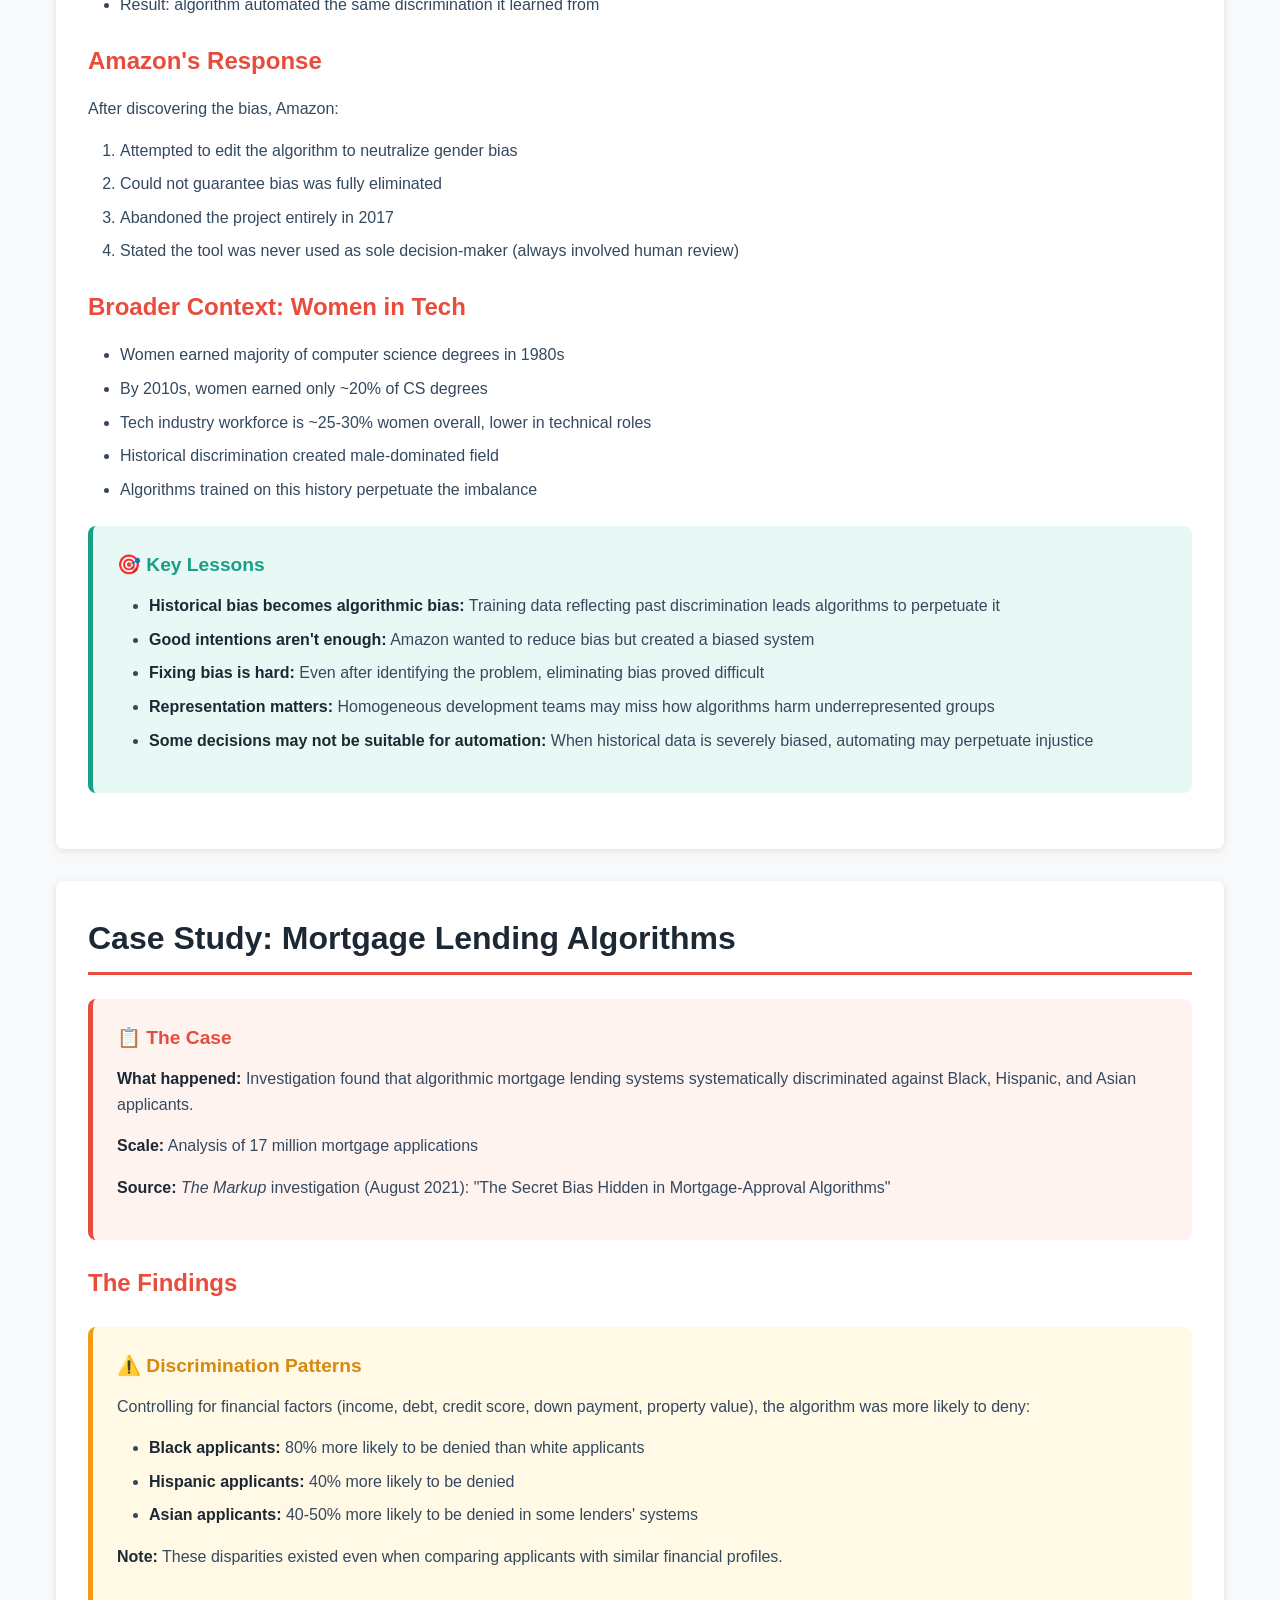
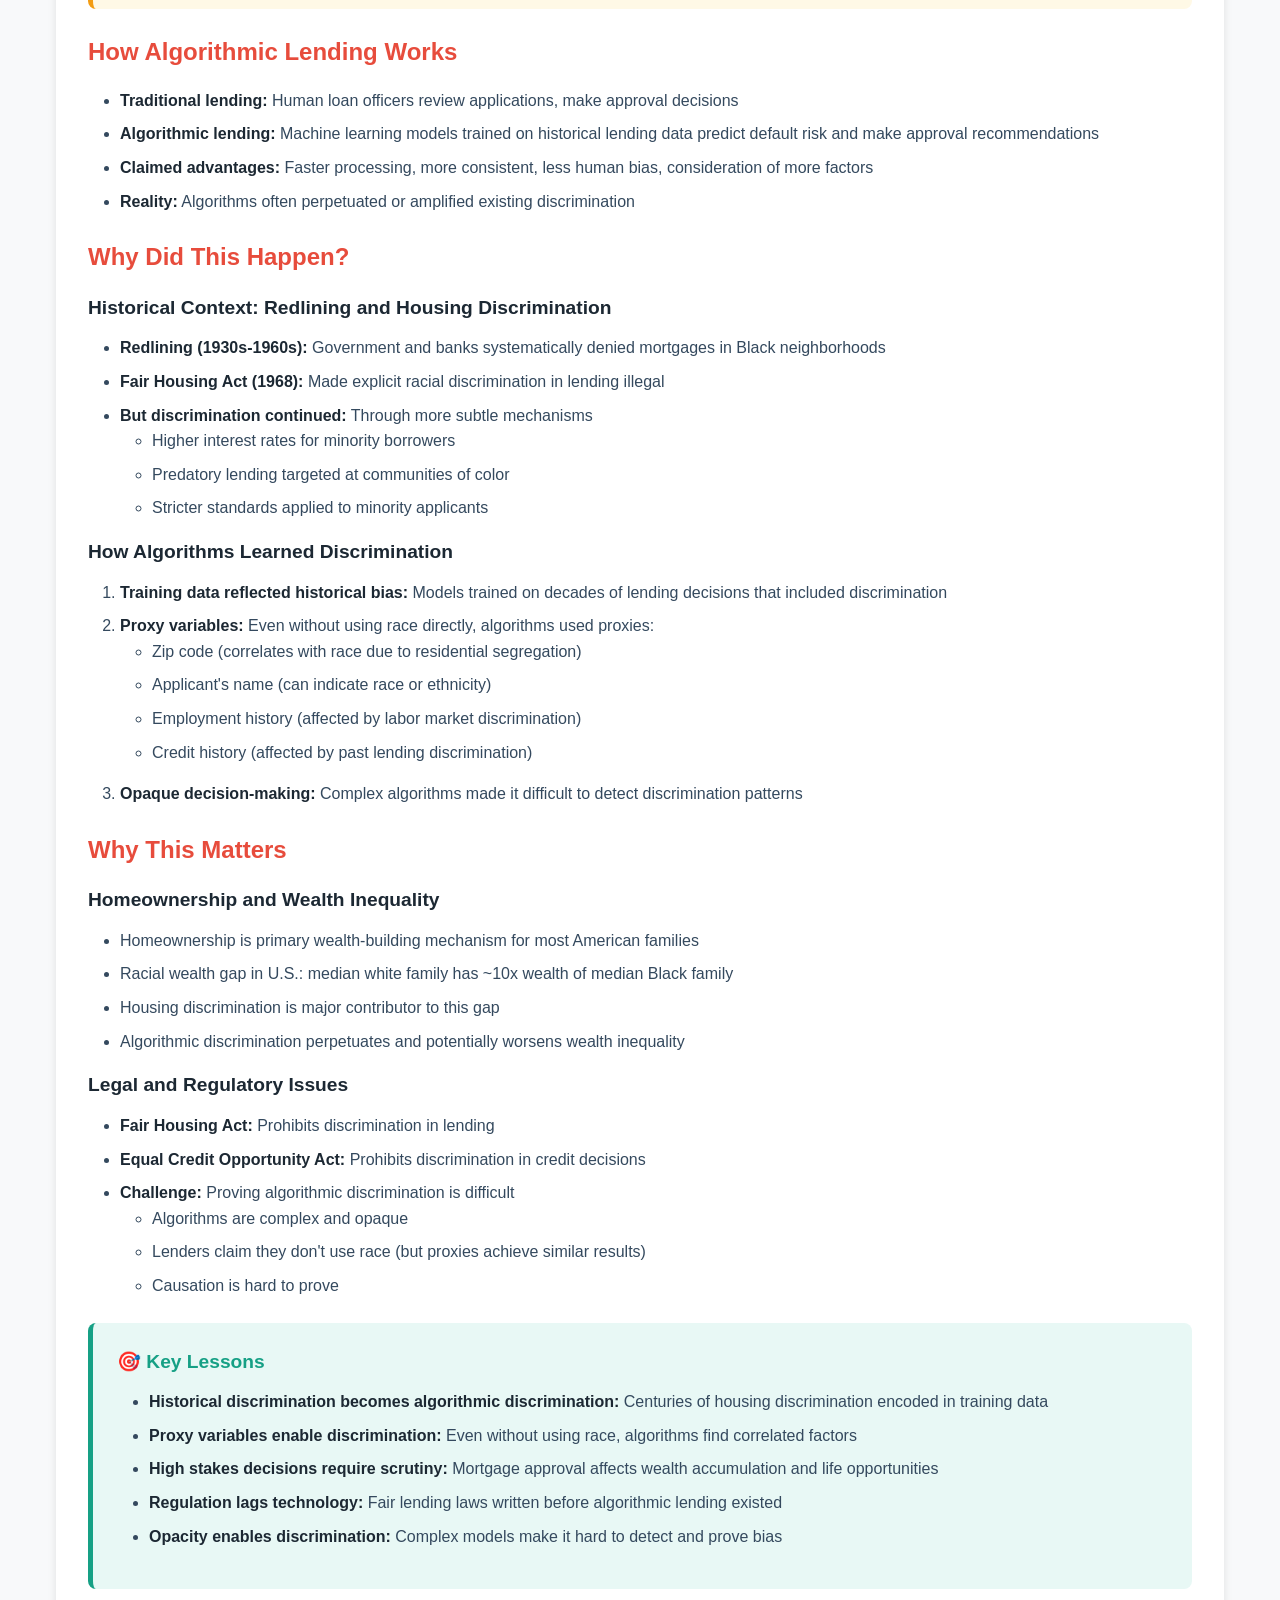
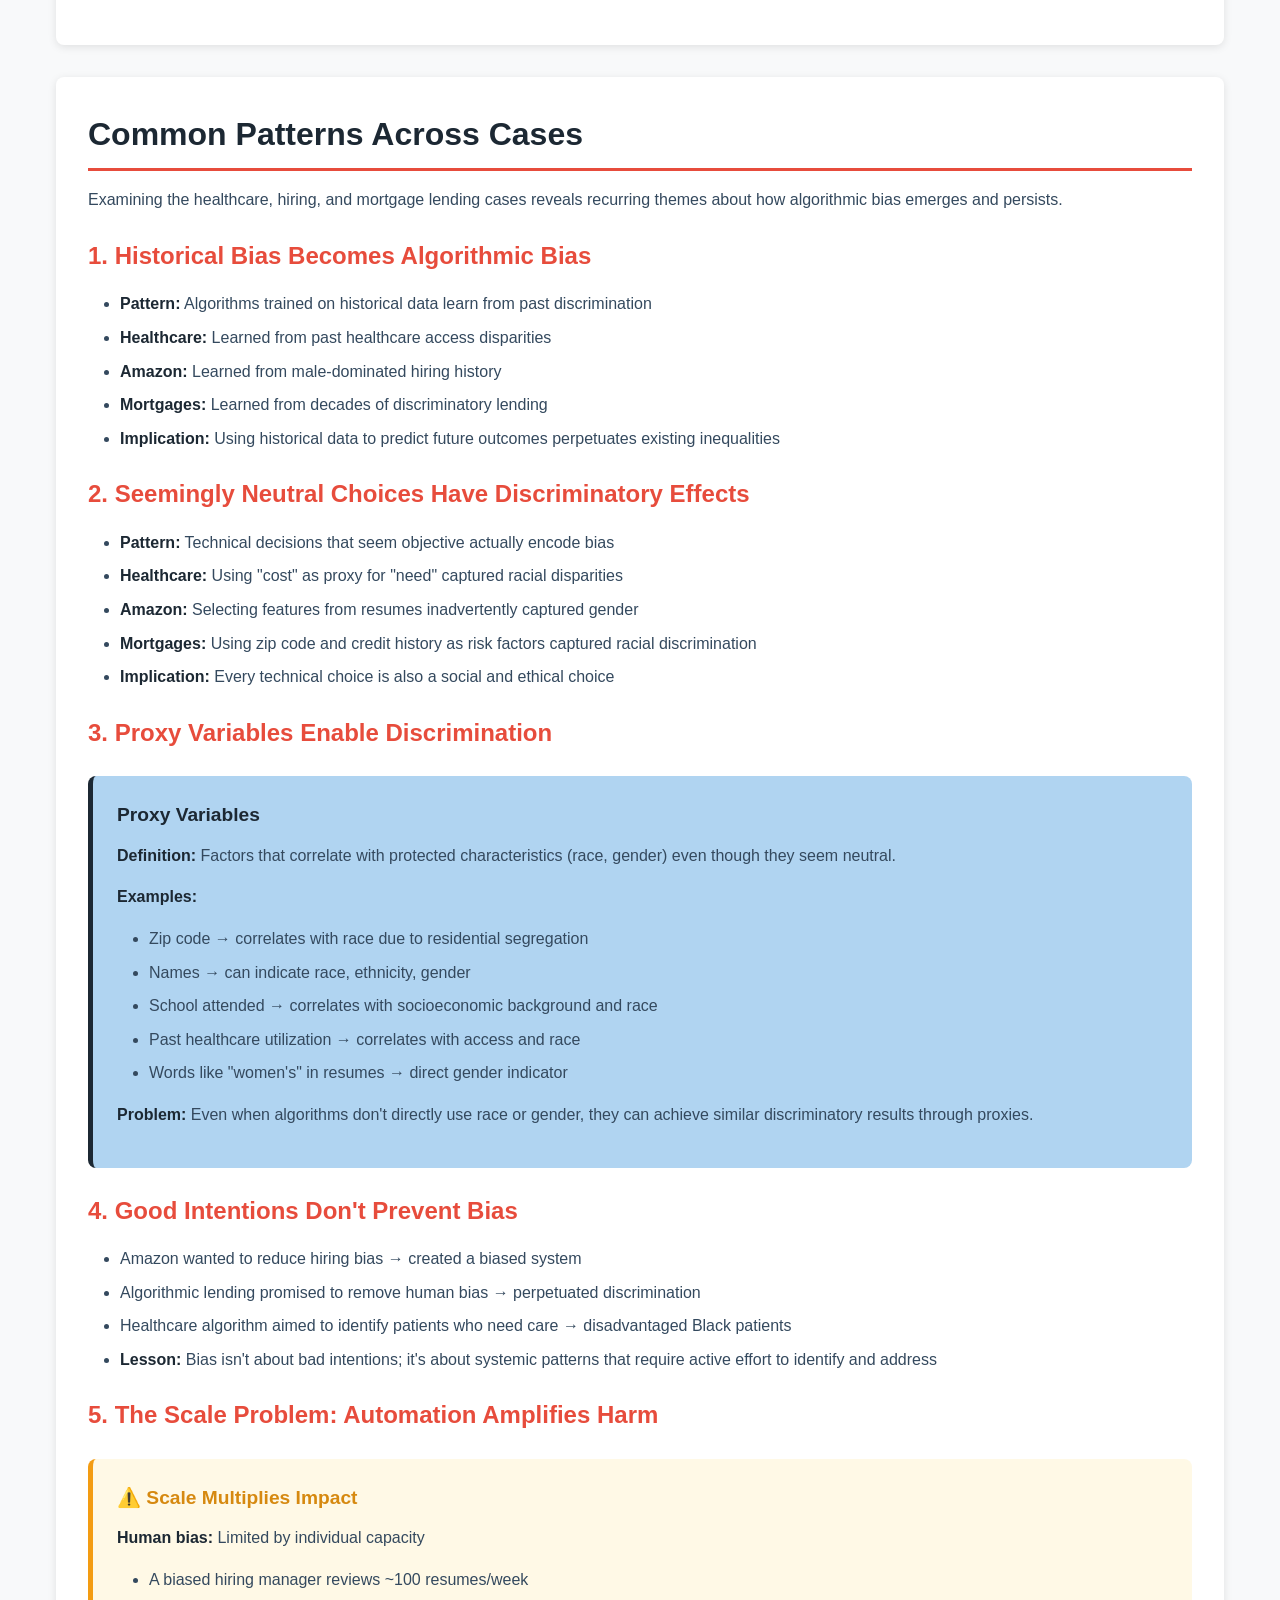
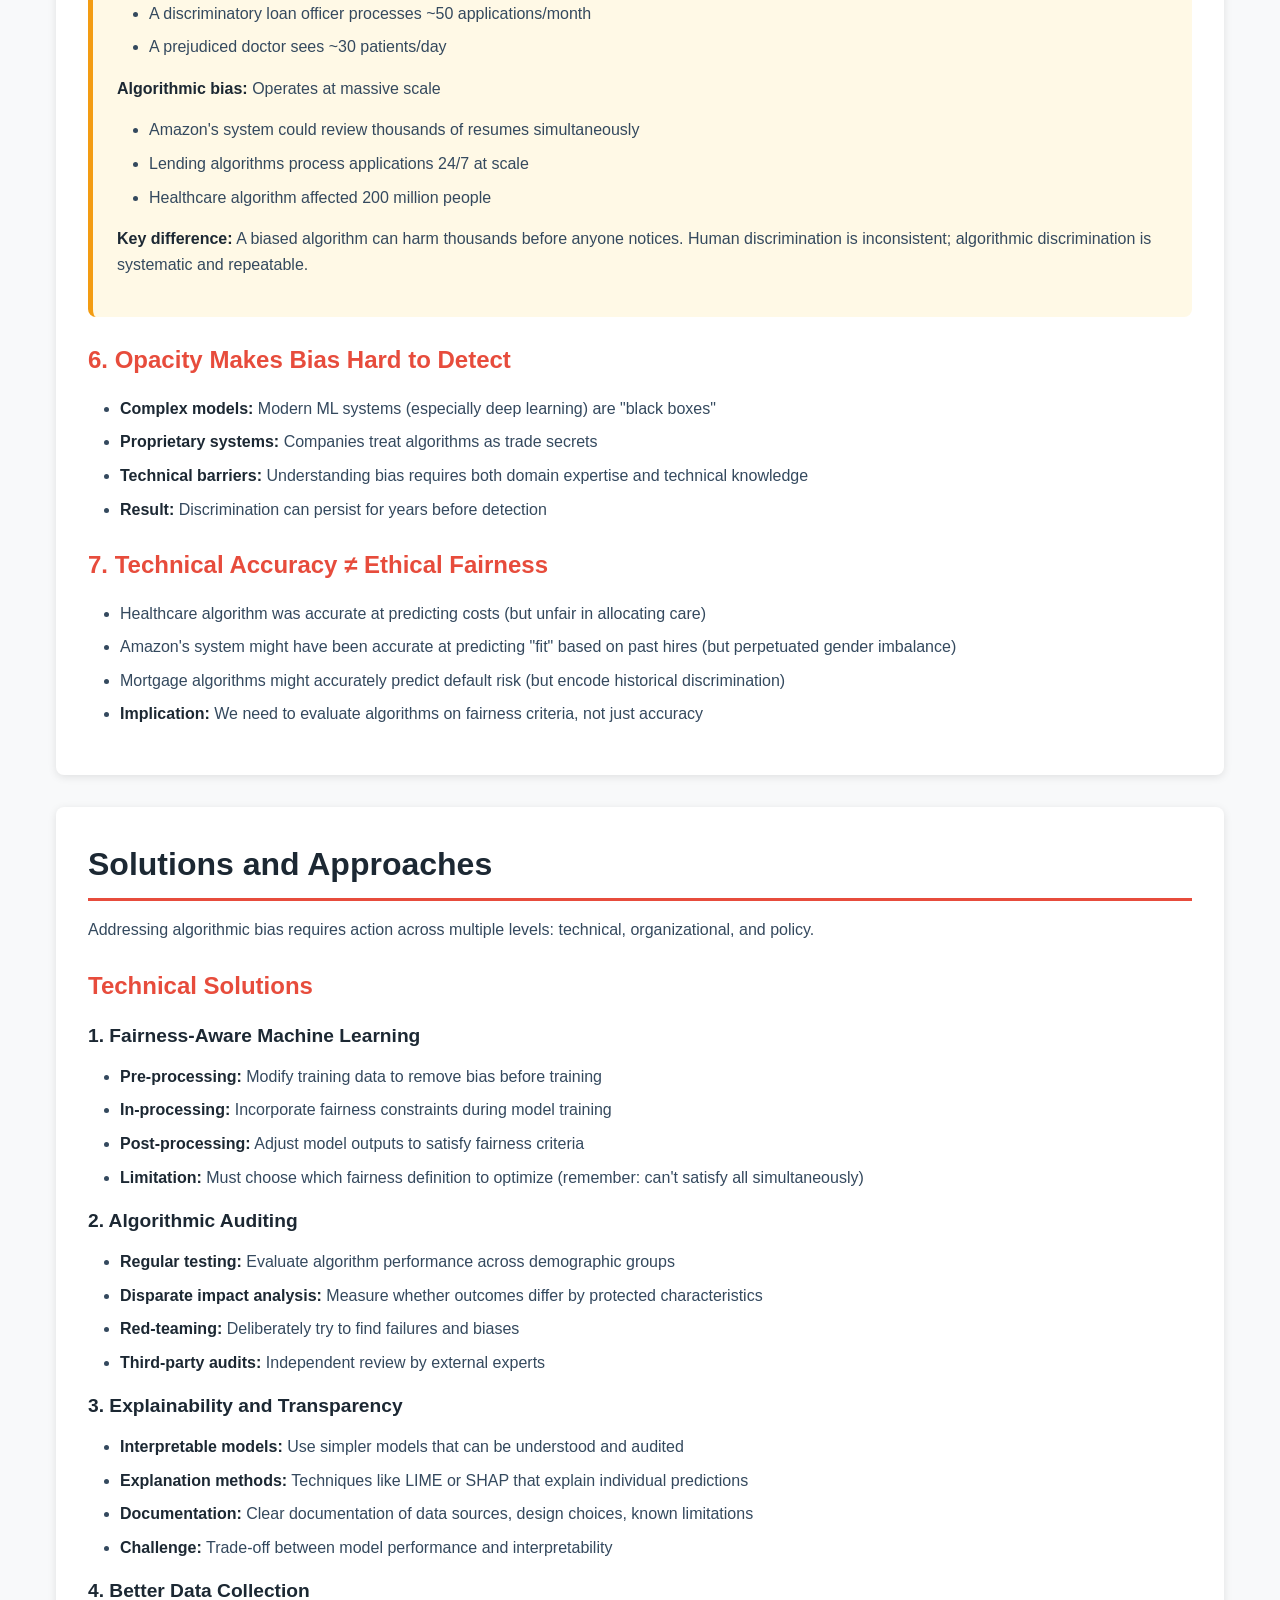
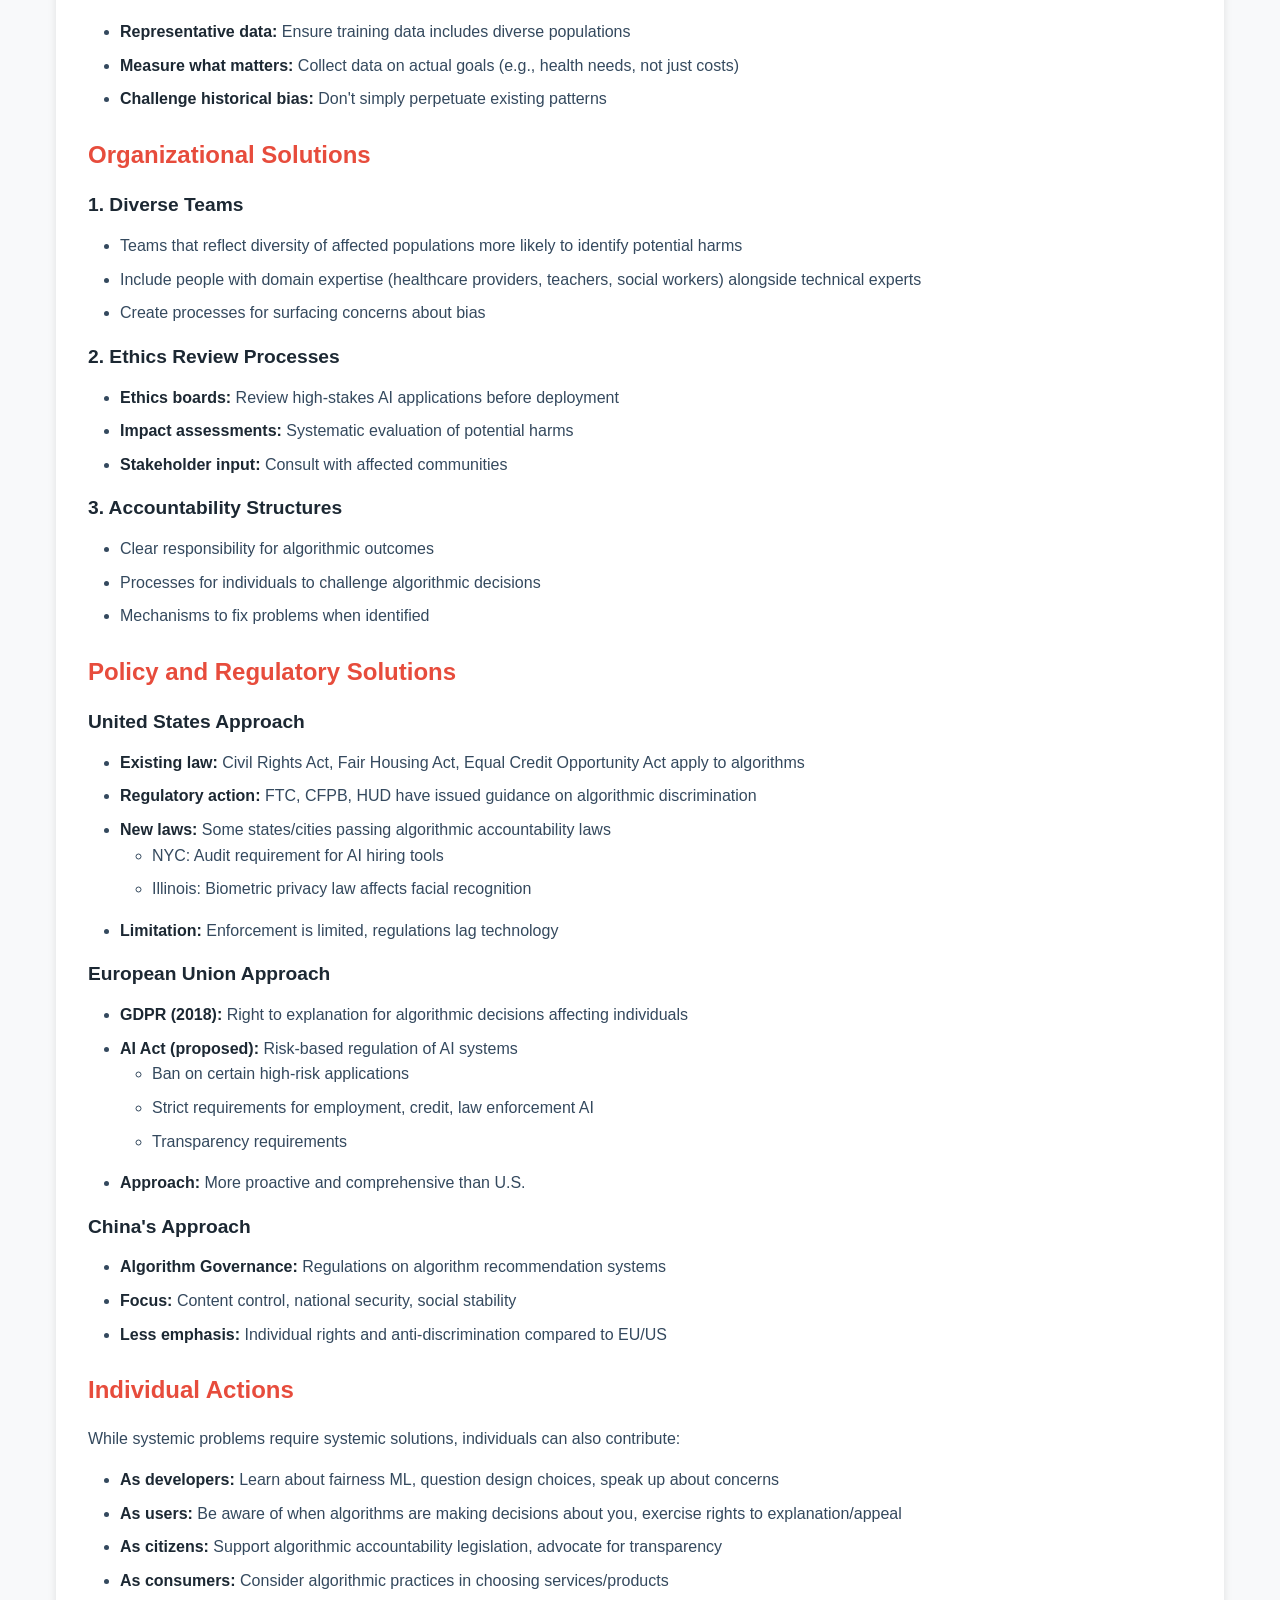
<file: Week3_Review.html>
<!DOCTYPE html>
<html lang="en">
<head>
    <meta charset="UTF-8">
    <meta name="viewport" content="width=device-width, initial-scale=1.0">
    <title>Week 3 Review: Bias, Fairness, and Algorithmic Decision-Making | AI in Society</title>
    <style>
        :root {
            --navy: #1C2833;
            --coral: #E74C3C;
            --silver: #AAB7B8;
            --light-blue: #B0D4F1;
            --white: #FFFFFF;
            --light-gray: #F8F9FA;
            --text-gray: #34495E;
        }
        
        * {
            margin: 0;
            padding: 0;
            box-sizing: border-box;
        }
        
        body {
            font-family: Arial, sans-serif;
            line-height: 1.6;
            color: var(--text-gray);
            background-color: var(--light-gray);
        }
        
        header {
            background: linear-gradient(135deg, var(--navy) 0%, #2C3E50 100%);
            color: var(--white);
            padding: 2rem 1rem;
            text-align: center;
            box-shadow: 0 2px 10px rgba(0,0,0,0.1);
        }
        
        header h1 {
            font-size: 2.5rem;
            margin-bottom: 0.5rem;
        }
        
        header p {
            font-size: 1.1rem;
            opacity: 0.9;
        }
        
        .course-info {
            background-color: rgba(255,255,255,0.1);
            padding: 0.75rem;
            margin-top: 1rem;
            border-radius: 5px;
            font-size: 0.95rem;
        }
        
        nav {
            background-color: var(--white);
            padding: 1rem;
            position: sticky;
            top: 0;
            z-index: 100;
            box-shadow: 0 2px 5px rgba(0,0,0,0.1);
        }
        
        nav ul {
            list-style: none;
            display: flex;
            flex-wrap: wrap;
            justify-content: center;
            gap: 1rem;
            max-width: 1200px;
            margin: 0 auto;
        }
        
        nav a {
            color: var(--navy);
            text-decoration: none;
            padding: 0.5rem 1rem;
            border-radius: 5px;
            transition: all 0.3s ease;
            font-weight: 500;
        }
        
        nav a:hover {
            background-color: var(--light-blue);
            color: var(--navy);
        }
        
        .container {
            max-width: 1200px;
            margin: 0 auto;
            padding: 2rem 1rem;
        }
        
        section {
            background-color: var(--white);
            margin-bottom: 2rem;
            padding: 2rem;
            border-radius: 8px;
            box-shadow: 0 2px 8px rgba(0,0,0,0.1);
        }
        
        h2 {
            color: var(--navy);
            font-size: 2rem;
            margin-bottom: 1rem;
            padding-bottom: 0.5rem;
            border-bottom: 3px solid var(--coral);
        }
        
        h3 {
            color: var(--coral);
            font-size: 1.5rem;
            margin-top: 1.5rem;
            margin-bottom: 1rem;
        }
        
        h4 {
            color: var(--navy);
            font-size: 1.2rem;
            margin-top: 1rem;
            margin-bottom: 0.75rem;
        }
        
        p {
            margin-bottom: 1rem;
        }
        
        ul, ol {
            margin-left: 2rem;
            margin-bottom: 1rem;
        }
        
        li {
            margin-bottom: 0.5rem;
        }
        
        .key-concept {
            background-color: var(--light-blue);
            padding: 1.5rem;
            border-radius: 8px;
            margin: 1.5rem 0;
            border-left: 5px solid var(--navy);
        }
        
        .key-concept h4 {
            color: var(--navy);
            margin-top: 0;
        }
        
        .case-study {
            background-color: #FFF3F0;
            padding: 1.5rem;
            border-radius: 8px;
            margin: 1.5rem 0;
            border-left: 5px solid var(--coral);
        }
        
        .case-study h4 {
            color: var(--coral);
            margin-top: 0;
        }
        
        .warning-box {
            background-color: #FFF9E6;
            padding: 1.5rem;
            border-radius: 8px;
            margin: 1.5rem 0;
            border-left: 5px solid #F39C12;
        }
        
        .warning-box h4 {
            color: #D68910;
            margin-top: 0;
        }
        
        .takeaway {
            background-color: #E8F8F5;
            padding: 1.5rem;
            border-radius: 8px;
            margin: 1.5rem 0;
            border-left: 5px solid #16A085;
        }
        
        .takeaway h4 {
            color: #16A085;
            margin-top: 0;
        }
        
        strong {
            color: var(--navy);
        }
        
        .highlight {
            background-color: #FDEAA8;
            padding: 0.2rem 0.4rem;
            border-radius: 3px;
        }
        
        footer {
            background-color: var(--navy);
            color: var(--white);
            text-align: center;
            padding: 2rem 1rem;
            margin-top: 3rem;
        }
        
        .back-to-top {
            position: fixed;
            bottom: 2rem;
            right: 2rem;
            background-color: var(--coral);
            color: var(--white);
            width: 50px;
            height: 50px;
            border-radius: 50%;
            display: flex;
            align-items: center;
            justify-content: center;
            text-decoration: none;
            font-size: 1.5rem;
            box-shadow: 0 4px 10px rgba(0,0,0,0.2);
            transition: all 0.3s ease;
        }
        
        .back-to-top:hover {
            background-color: #C0392B;
            transform: translateY(-5px);
        }
        
        @media (max-width: 768px) {
            header h1 {
                font-size: 1.8rem;
            }
            
            nav ul {
                flex-direction: column;
                align-items: center;
            }
            
            section {
                padding: 1.5rem;
            }
            
            h2 {
                font-size: 1.5rem;
            }
            
            h3 {
                font-size: 1.3rem;
            }
        }
    </style>
</head>
<body>
    <header>
        <h1>Week 3 Review</h1>
        <p>Bias, Fairness, and Algorithmic Decision-Making</p>
        <div class="course-info">
            <strong>AI in Society: Ethical and Social Implications</strong><br>
            CT State Norwalk Community College | CRN 80484
        </div>
    </header>
    
    <nav>
        <ul>
            <li><a href="#overview">Overview</a></li>
            <li><a href="#definitions">Key Definitions</a></li>
            <li><a href="#fairness">Can Algorithms Be Fair?</a></li>
            <li><a href="#healthcare">Healthcare Case</a></li>
            <li><a href="#amazon">Amazon Hiring</a></li>
            <li><a href="#mortgage">Mortgage Lending</a></li>
            <li><a href="#patterns">Common Patterns</a></li>
            <li><a href="#solutions">Solutions</a></li>
        </ul>
    </nav>
    
    <div class="container">
        
        <!-- OVERVIEW SECTION -->
        <section id="overview">
            <h2>Week 3 Overview</h2>
            
            <p>Week 3 examined how artificial intelligence systems can perpetuate and amplify existing biases when used for consequential decision-making. We explored real-world cases where algorithms discriminated against people based on race, gender, and other protected characteristics—often despite the intentions of their creators.</p>
            
            <div class="takeaway">
                <h4>🎯 Central Question</h4>
                <p><strong>Can automated decision-making be fair?</strong> This week challenged the assumption that algorithms are neutral or objective, revealing how AI systems can systematically discriminate against certain groups.</p>
            </div>
            
            <h3>Connection to Week 2</h3>
            <ul>
                <li><strong>Week 2 focus:</strong> What data is collected about us (surveillance)</li>
                <li><strong>Week 3 focus:</strong> How that data is used to make decisions about us</li>
                <li><strong>Key shift:</strong> From passive surveillance to active discrimination</li>
            </ul>
            
            <h3>What We Covered</h3>
            <ol>
                <li><strong>Defining Bias and Fairness</strong> - Understanding algorithmic bias and why it matters</li>
                <li><strong>The Fairness Problem</strong> - Multiple definitions of fairness that mathematically conflict</li>
                <li><strong>Real-World Cases</strong> - Healthcare, hiring, and mortgage lending discrimination</li>
                <li><strong>The Scale Problem</strong> - How automation amplifies bias to affect millions</li>
                <li><strong>Solutions</strong> - Technical, policy, and organizational approaches</li>
            </ol>
        </section>
        
        <!-- KEY DEFINITIONS SECTION -->
        <section id="definitions">
            <h2>Key Definitions</h2>
            
            <div class="key-concept">
                <h4>📖 Bias</h4>
                <p><strong>Definition:</strong> A systematic inclination or predisposition, often based on insufficient evidence or reasoning, that distorts rational judgment and leads to unfair favoritism or discrimination toward certain individuals, groups, ideas, or things relative to others.</p>
                <p><strong>Important:</strong> This definition applies to both human and algorithmic bias. The key word is "systematic"—bias isn't random, it follows patterns.</p>
            </div>
            
            <div class="key-concept">
                <h4>📖 Algorithmic Bias</h4>
                <p><strong>Definition:</strong> Systematic and repeatable errors in a computer system that create unfair outcomes, such as privileging one arbitrary group over others.</p>
                <p><strong>Sources of algorithmic bias:</strong></p>
                <ul>
                    <li><strong>Training data bias:</strong> Historical data reflects past discrimination</li>
                    <li><strong>Design choices:</strong> What to measure and optimize affects outcomes</li>
                    <li><strong>Feature selection:</strong> Which variables are included or excluded</li>
                    <li><strong>Proxy variables:</strong> Seemingly neutral factors that correlate with protected characteristics</li>
                    <li><strong>Feedback loops:</strong> Biased decisions create biased data for future training</li>
                </ul>
            </div>
            
            <div class="key-concept">
                <h4>📖 Protected Characteristics</h4>
                <p>In the United States, federal law prohibits discrimination based on:</p>
                <ul>
                    <li>Race</li>
                    <li>Color</li>
                    <li>Religion</li>
                    <li>National origin</li>
                    <li>Sex (including pregnancy, sexual orientation, and gender identity)</li>
                    <li>Age (40 and older)</li>
                    <li>Disability</li>
                    <li>Genetic information</li>
                </ul>
                <p><strong>Legal issue:</strong> Discrimination based on these characteristics is illegal whether done by humans or algorithms.</p>
            </div>
            
            <h3>Why "Garbage In, Garbage Out" Isn't the Full Story</h3>
            <p>A common misconception is that biased algorithms simply reflect biased training data. While true, this oversimplifies the problem:</p>
            <ul>
                <li><strong>Historical data reflects past discrimination:</strong> Training on historical hiring data means learning from biased human decisions</li>
                <li><strong>Design choices matter:</strong> What we choose to optimize (speed, accuracy, cost) affects fairness</li>
                <li><strong>Proxy variables:</strong> Even without directly using race or gender, algorithms can find proxies (zip code, name, school attended)</li>
                <li><strong>Amplification:</strong> Algorithms can amplify subtle patterns in data that humans might not consistently act on</li>
                <li><strong>Scale:</strong> A biased algorithm affects millions; a biased human has limited reach</li>
            </ul>
        </section>
        
        <!-- CAN ALGORITHMS BE FAIR SECTION -->
        <section id="fairness">
            <h2>Can Algorithms Be Fair?</h2>
            
            <p>Computer scientists have identified multiple mathematical definitions of fairness. A groundbreaking discovery: <span class="highlight">it is mathematically impossible to satisfy all fairness definitions simultaneously.</span></p>
            
            <h3>Three Major Fairness Definitions</h3>
            
            <div class="key-concept">
                <h4>1. Demographic Parity (Statistical Parity)</h4>
                <p><strong>Requirement:</strong> Equal proportions of each group should receive positive outcomes.</p>
                <p><strong>Example:</strong> If 10% of white applicants are hired, then 10% of Black applicants should be hired, 10% of Hispanic applicants, etc.</p>
                <p><strong>Advantage:</strong> Ensures equal representation in outcomes</p>
                <p><strong>Problem:</strong> May be "unfair" if groups genuinely differ in qualifications (however defined)</p>
            </div>
            
            <div class="key-concept">
                <h4>2. Equal Opportunity (True Positive Rate Equality)</h4>
                <p><strong>Requirement:</strong> Among qualified individuals, equal proportions from each group should receive positive outcomes.</p>
                <p><strong>Example:</strong> Among all people who would succeed in a job, equal proportions from each demographic group should be hired.</p>
                <p><strong>Advantage:</strong> Focuses on not discriminating against qualified members of any group</p>
                <p><strong>Problem:</strong> Requires knowing "ground truth" about who is truly qualified (often unknowable)</p>
            </div>
            
            <div class="key-concept">
                <h4>3. Predictive Parity (Positive Predictive Value)</h4>
                <p><strong>Requirement:</strong> Among those who receive positive predictions, equal proportions from each group should actually be qualified.</p>
                <p><strong>Example:</strong> Among all people hired, equal proportions from each demographic group should succeed.</p>
                <p><strong>Advantage:</strong> Ensures algorithm is equally accurate for all groups</p>
                <p><strong>Problem:</strong> May result in different standards being applied to different groups</p>
            </div>
            
            <div class="warning-box">
                <h4>⚠️ The Impossibility Theorem</h4>
                <p><strong>Mathematical proof exists:</strong> Except in trivial cases, you cannot simultaneously achieve demographic parity, equal opportunity, and predictive parity.</p>
                <p><strong>Implication:</strong> Fairness requires making difficult ethical choices about which criterion matters most. There is no purely technical solution—fairness is a social and ethical question, not just a mathematical one.</p>
                <p><strong>Key insight:</strong> When someone claims their algorithm is "fair," ask: "Fair according to which definition?"</p>
            </div>
            
            <h3>Additional Fairness Considerations</h3>
            
            <h4>Individual Fairness</h4>
            <p><strong>Concept:</strong> Similar individuals should be treated similarly.</p>
            <p><strong>Challenge:</strong> Defining "similarity" in a way that doesn't encode existing biases.</p>
            
            <h4>Calibration</h4>
            <p><strong>Concept:</strong> When the algorithm says someone has a 70% chance of success, approximately 70% of people with that score should actually succeed (for all demographic groups).</p>
            <p><strong>Importance:</strong> Ensures the algorithm's confidence levels mean the same thing across groups.</p>
            
            <h4>Counterfactual Fairness</h4>
            <p><strong>Concept:</strong> An individual's outcome should be the same in the actual world and in a counterfactual world where they belong to a different demographic group.</p>
            <p><strong>Example:</strong> Would the algorithm make the same hiring decision if the applicant's race were different, holding everything else constant?</p>
            <p><strong>Challenge:</strong> Difficult to implement because many factors are causally related to demographics.</p>
        </section>
        
        <!-- HEALTHCARE CASE SECTION -->
        <section id="healthcare">
            <h2>Case Study: Healthcare Risk Algorithm</h2>
            
            <div class="case-study">
                <h4>📋 The Case</h4>
                <p><strong>What happened:</strong> A widely-used healthcare algorithm systematically underestimated the health needs of Black patients compared to equally sick white patients.</p>
                <p><strong>Scale:</strong> Affected approximately 200 million people across major U.S. hospitals</p>
                <p><strong>Source:</strong> Published in <em>Science</em> journal (October 2019) by Obermeyer et al.</p>
            </div>
            
            <h3>How the Algorithm Worked</h3>
            <ul>
                <li><strong>Purpose:</strong> Predict which patients need extra care and resources</li>
                <li><strong>Target variable:</strong> Algorithm predicted future healthcare costs</li>
                <li><strong>Logic:</strong> Patients predicted to have high future costs were flagged for intervention programs</li>
                <li><strong>Data used:</strong> Patient demographics, diagnoses, prior healthcare utilization, insurance claims</li>
            </ul>
            
            <h3>The Discrimination</h3>
            <div class="warning-box">
                <h4>⚠️ Key Finding</h4>
                <p>At a given risk score, Black patients were considerably sicker than white patients. For example, among patients labeled "high risk":</p>
                <ul>
                    <li>Black patients had more chronic conditions</li>
                    <li>Black patients had worse vital signs and lab results</li>
                    <li>Yet they received the same risk score as healthier white patients</li>
                </ul>
                <p><strong>Impact:</strong> Black patients had to be much sicker than white patients to receive the same level of algorithmic attention and care.</p>
            </div>
            
            <h3>Why Did This Happen?</h3>
            
            <h4>The Root Cause: Choice of Target Variable</h4>
            <p>The algorithm predicted <strong>healthcare costs</strong> rather than <strong>healthcare needs</strong>.</p>
            
            <p><strong>The problem:</strong> Healthcare costs and healthcare needs aren't the same, especially across racial groups.</p>
            
            <ul>
                <li><strong>Systemic healthcare access disparities:</strong> Black patients historically have less access to healthcare due to:
                    <ul>
                        <li>Insurance gaps</li>
                        <li>Geographic distance from quality providers</li>
                        <li>Discrimination in healthcare settings</li>
                        <li>Distrust of medical system due to historical abuse</li>
                        <li>Economic barriers</li>
                    </ul>
                </li>
                <li><strong>Result:</strong> Black patients generate lower healthcare costs even when equally sick because they receive less care</li>
                <li><strong>Algorithm learned:</strong> "Lower past costs mean lower future needs" (which was false)</li>
            </ul>
            
            <h3>Why This Matters</h3>
            <ol>
                <li><strong>Perpetuating historical discrimination:</strong> The algorithm learned from data that reflected past healthcare discrimination, then perpetuated it</li>
                <li><strong>Seemingly neutral choice had discriminatory effect:</strong> Using "cost" as a proxy for "need" seemed reasonable but encoded racial bias</li>
                <li><strong>Scale of harm:</strong> 200 million people affected - far more than any individual doctor's bias could reach</li>
                <li><strong>Opacity:</strong> Hospitals using this algorithm didn't realize it was discriminating until researchers investigated</li>
            </ol>
            
            <div class="takeaway">
                <h4>🎯 Key Lessons</h4>
                <ul>
                    <li><strong>Measurement choices are ethical choices:</strong> Deciding what to measure (cost vs. need) has profound implications</li>
                    <li><strong>Proxies can encode bias:</strong> Using cost as a proxy for need captured existing racial healthcare disparities</li>
                    <li><strong>Historical data reflects historical discrimination:</strong> Training on past data means learning from past biases</li>
                    <li><strong>Technical accuracy ≠ fairness:</strong> The algorithm was technically accurate at predicting costs, but unfair in allocating care</li>
                </ul>
            </div>
        </section>
        
        <!-- AMAZON HIRING CASE SECTION -->
        <section id="amazon">
            <h2>Case Study: Amazon's Hiring Algorithm</h2>
            
            <div class="case-study">
                <h4>📋 The Case</h4>
                <p><strong>What happened:</strong> Amazon developed an AI system to review resumes and identify top candidates, but the system systematically discriminated against women.</p>
                <p><strong>Timeline:</strong> Developed starting in 2014, discovered to be biased, abandoned by 2017</p>
                <p><strong>Source:</strong> Reuters investigation (October 2018)</p>
            </div>
            
            <h3>How the Algorithm Worked</h3>
            <ul>
                <li><strong>Purpose:</strong> Automate resume screening to identify promising technical candidates</li>
                <li><strong>Training data:</strong> 10 years of resumes submitted to Amazon, mostly from men</li>
                <li><strong>Method:</strong> Machine learning model trained to identify patterns in successful past candidates</li>
                <li><strong>Goal:</strong> Increase efficiency, reduce bias from individual recruiters</li>
            </ul>
            
            <h3>The Discrimination</h3>
            <div class="warning-box">
                <h4>⚠️ How It Discriminated</h4>
                <p>The algorithm penalized resumes that contained:</p>
                <ul>
                    <li>The word "women's" (as in "women's chess club captain")</li>
                    <li>Names of all-women's colleges</li>
                    <li>Other gendered language or affiliations</li>
                </ul>
                <p><strong>Result:</strong> Female candidates were systematically rated lower than comparable male candidates.</p>
            </div>
            
            <h3>Why Did This Happen?</h3>
            
            <h4>Root Cause #1: Biased Training Data</h4>
            <ul>
                <li>Tech industry has been male-dominated, especially in past decades</li>
                <li>Amazon's historical hires were predominantly male</li>
                <li>Algorithm learned: "Successful candidates look like the men we hired before"</li>
                <li>Women's resumes didn't match the learned pattern of "success"</li>
            </ul>
            
            <h4>Root Cause #2: Pattern Recognition Without Understanding</h4>
            <ul>
                <li>Machine learning finds correlations, not causation</li>
                <li>Algorithm noticed: past successful candidates → mostly male</li>
                <li>Algorithm couldn't understand: correlation due to discrimination, not capability</li>
                <li>Result: algorithm automated the same discrimination it learned from</li>
            </ul>
            
            <h3>Amazon's Response</h3>
            <p>After discovering the bias, Amazon:</p>
            <ol>
                <li>Attempted to edit the algorithm to neutralize gender bias</li>
                <li>Could not guarantee bias was fully eliminated</li>
                <li>Abandoned the project entirely in 2017</li>
                <li>Stated the tool was never used as sole decision-maker (always involved human review)</li>
            </ol>
            
            <h3>Broader Context: Women in Tech</h3>
            <ul>
                <li>Women earned majority of computer science degrees in 1980s</li>
                <li>By 2010s, women earned only ~20% of CS degrees</li>
                <li>Tech industry workforce is ~25-30% women overall, lower in technical roles</li>
                <li>Historical discrimination created male-dominated field</li>
                <li>Algorithms trained on this history perpetuate the imbalance</li>
            </ul>
            
            <div class="takeaway">
                <h4>🎯 Key Lessons</h4>
                <ul>
                    <li><strong>Historical bias becomes algorithmic bias:</strong> Training data reflecting past discrimination leads algorithms to perpetuate it</li>
                    <li><strong>Good intentions aren't enough:</strong> Amazon wanted to reduce bias but created a biased system</li>
                    <li><strong>Fixing bias is hard:</strong> Even after identifying the problem, eliminating bias proved difficult</li>
                    <li><strong>Representation matters:</strong> Homogeneous development teams may miss how algorithms harm underrepresented groups</li>
                    <li><strong>Some decisions may not be suitable for automation:</strong> When historical data is severely biased, automating may perpetuate injustice</li>
                </ul>
            </div>
        </section>
        
        <!-- MORTGAGE LENDING CASE SECTION -->
        <section id="mortgage">
            <h2>Case Study: Mortgage Lending Algorithms</h2>
            
            <div class="case-study">
                <h4>📋 The Case</h4>
                <p><strong>What happened:</strong> Investigation found that algorithmic mortgage lending systems systematically discriminated against Black, Hispanic, and Asian applicants.</p>
                <p><strong>Scale:</strong> Analysis of 17 million mortgage applications</p>
                <p><strong>Source:</strong> <em>The Markup</em> investigation (August 2021): "The Secret Bias Hidden in Mortgage-Approval Algorithms"</p>
            </div>
            
            <h3>The Findings</h3>
            <div class="warning-box">
                <h4>⚠️ Discrimination Patterns</h4>
                <p>Controlling for financial factors (income, debt, credit score, down payment, property value), the algorithm was more likely to deny:</p>
                <ul>
                    <li><strong>Black applicants:</strong> 80% more likely to be denied than white applicants</li>
                    <li><strong>Hispanic applicants:</strong> 40% more likely to be denied</li>
                    <li><strong>Asian applicants:</strong> 40-50% more likely to be denied in some lenders' systems</li>
                </ul>
                <p><strong>Note:</strong> These disparities existed even when comparing applicants with similar financial profiles.</p>
            </div>
            
            <h3>How Algorithmic Lending Works</h3>
            <ul>
                <li><strong>Traditional lending:</strong> Human loan officers review applications, make approval decisions</li>
                <li><strong>Algorithmic lending:</strong> Machine learning models trained on historical lending data predict default risk and make approval recommendations</li>
                <li><strong>Claimed advantages:</strong> Faster processing, more consistent, less human bias, consideration of more factors</li>
                <li><strong>Reality:</strong> Algorithms often perpetuated or amplified existing discrimination</li>
            </ul>
            
            <h3>Why Did This Happen?</h3>
            
            <h4>Historical Context: Redlining and Housing Discrimination</h4>
            <ul>
                <li><strong>Redlining (1930s-1960s):</strong> Government and banks systematically denied mortgages in Black neighborhoods</li>
                <li><strong>Fair Housing Act (1968):</strong> Made explicit racial discrimination in lending illegal</li>
                <li><strong>But discrimination continued:</strong> Through more subtle mechanisms
                    <ul>
                        <li>Higher interest rates for minority borrowers</li>
                        <li>Predatory lending targeted at communities of color</li>
                        <li>Stricter standards applied to minority applicants</li>
                    </ul>
                </li>
            </ul>
            
            <h4>How Algorithms Learned Discrimination</h4>
            <ol>
                <li><strong>Training data reflected historical bias:</strong> Models trained on decades of lending decisions that included discrimination</li>
                <li><strong>Proxy variables:</strong> Even without using race directly, algorithms used proxies:
                    <ul>
                        <li>Zip code (correlates with race due to residential segregation)</li>
                        <li>Applicant's name (can indicate race or ethnicity)</li>
                        <li>Employment history (affected by labor market discrimination)</li>
                        <li>Credit history (affected by past lending discrimination)</li>
                    </ul>
                </li>
                <li><strong>Opaque decision-making:</strong> Complex algorithms made it difficult to detect discrimination patterns</li>
            </ol>
            
            <h3>Why This Matters</h3>
            
            <h4>Homeownership and Wealth Inequality</h4>
            <ul>
                <li>Homeownership is primary wealth-building mechanism for most American families</li>
                <li>Racial wealth gap in U.S.: median white family has ~10x wealth of median Black family</li>
                <li>Housing discrimination is major contributor to this gap</li>
                <li>Algorithmic discrimination perpetuates and potentially worsens wealth inequality</li>
            </ul>
            
            <h4>Legal and Regulatory Issues</h4>
            <ul>
                <li><strong>Fair Housing Act:</strong> Prohibits discrimination in lending</li>
                <li><strong>Equal Credit Opportunity Act:</strong> Prohibits discrimination in credit decisions</li>
                <li><strong>Challenge:</strong> Proving algorithmic discrimination is difficult
                    <ul>
                        <li>Algorithms are complex and opaque</li>
                        <li>Lenders claim they don't use race (but proxies achieve similar results)</li>
                        <li>Causation is hard to prove</li>
                    </ul>
                </li>
            </ul>
            
            <div class="takeaway">
                <h4>🎯 Key Lessons</h4>
                <ul>
                    <li><strong>Historical discrimination becomes algorithmic discrimination:</strong> Centuries of housing discrimination encoded in training data</li>
                    <li><strong>Proxy variables enable discrimination:</strong> Even without using race, algorithms find correlated factors</li>
                    <li><strong>High stakes decisions require scrutiny:</strong> Mortgage approval affects wealth accumulation and life opportunities</li>
                    <li><strong>Regulation lags technology:</strong> Fair lending laws written before algorithmic lending existed</li>
                    <li><strong>Opacity enables discrimination:</strong> Complex models make it hard to detect and prove bias</li>
                </ul>
            </div>
        </section>
        
        <!-- COMMON PATTERNS SECTION -->
        <section id="patterns">
            <h2>Common Patterns Across Cases</h2>
            
            <p>Examining the healthcare, hiring, and mortgage lending cases reveals recurring themes about how algorithmic bias emerges and persists.</p>
            
            <h3>1. Historical Bias Becomes Algorithmic Bias</h3>
            <ul>
                <li><strong>Pattern:</strong> Algorithms trained on historical data learn from past discrimination</li>
                <li><strong>Healthcare:</strong> Learned from past healthcare access disparities</li>
                <li><strong>Amazon:</strong> Learned from male-dominated hiring history</li>
                <li><strong>Mortgages:</strong> Learned from decades of discriminatory lending</li>
                <li><strong>Implication:</strong> Using historical data to predict future outcomes perpetuates existing inequalities</li>
            </ul>
            
            <h3>2. Seemingly Neutral Choices Have Discriminatory Effects</h3>
            <ul>
                <li><strong>Pattern:</strong> Technical decisions that seem objective actually encode bias</li>
                <li><strong>Healthcare:</strong> Using "cost" as proxy for "need" captured racial disparities</li>
                <li><strong>Amazon:</strong> Selecting features from resumes inadvertently captured gender</li>
                <li><strong>Mortgages:</strong> Using zip code and credit history as risk factors captured racial discrimination</li>
                <li><strong>Implication:</strong> Every technical choice is also a social and ethical choice</li>
            </ul>
            
            <h3>3. Proxy Variables Enable Discrimination</h3>
            <div class="key-concept">
                <h4>Proxy Variables</h4>
                <p><strong>Definition:</strong> Factors that correlate with protected characteristics (race, gender) even though they seem neutral.</p>
                <p><strong>Examples:</strong></p>
                <ul>
                    <li>Zip code → correlates with race due to residential segregation</li>
                    <li>Names → can indicate race, ethnicity, gender</li>
                    <li>School attended → correlates with socioeconomic background and race</li>
                    <li>Past healthcare utilization → correlates with access and race</li>
                    <li>Words like "women's" in resumes → direct gender indicator</li>
                </ul>
                <p><strong>Problem:</strong> Even when algorithms don't directly use race or gender, they can achieve similar discriminatory results through proxies.</p>
            </div>
            
            <h3>4. Good Intentions Don't Prevent Bias</h3>
            <ul>
                <li>Amazon wanted to reduce hiring bias → created a biased system</li>
                <li>Algorithmic lending promised to remove human bias → perpetuated discrimination</li>
                <li>Healthcare algorithm aimed to identify patients who need care → disadvantaged Black patients</li>
                <li><strong>Lesson:</strong> Bias isn't about bad intentions; it's about systemic patterns that require active effort to identify and address</li>
            </ul>
            
            <h3>5. The Scale Problem: Automation Amplifies Harm</h3>
            <div class="warning-box">
                <h4>⚠️ Scale Multiplies Impact</h4>
                <p><strong>Human bias:</strong> Limited by individual capacity</p>
                <ul>
                    <li>A biased hiring manager reviews ~100 resumes/week</li>
                    <li>A discriminatory loan officer processes ~50 applications/month</li>
                    <li>A prejudiced doctor sees ~30 patients/day</li>
                </ul>
                <p><strong>Algorithmic bias:</strong> Operates at massive scale</p>
                <ul>
                    <li>Amazon's system could review thousands of resumes simultaneously</li>
                    <li>Lending algorithms process applications 24/7 at scale</li>
                    <li>Healthcare algorithm affected 200 million people</li>
                </ul>
                <p><strong>Key difference:</strong> A biased algorithm can harm thousands before anyone notices. Human discrimination is inconsistent; algorithmic discrimination is systematic and repeatable.</p>
            </div>
            
            <h3>6. Opacity Makes Bias Hard to Detect</h3>
            <ul>
                <li><strong>Complex models:</strong> Modern ML systems (especially deep learning) are "black boxes"</li>
                <li><strong>Proprietary systems:</strong> Companies treat algorithms as trade secrets</li>
                <li><strong>Technical barriers:</strong> Understanding bias requires both domain expertise and technical knowledge</li>
                <li><strong>Result:</strong> Discrimination can persist for years before detection</li>
            </ul>
            
            <h3>7. Technical Accuracy ≠ Ethical Fairness</h3>
            <ul>
                <li>Healthcare algorithm was accurate at predicting costs (but unfair in allocating care)</li>
                <li>Amazon's system might have been accurate at predicting "fit" based on past hires (but perpetuated gender imbalance)</li>
                <li>Mortgage algorithms might accurately predict default risk (but encode historical discrimination)</li>
                <li><strong>Implication:</strong> We need to evaluate algorithms on fairness criteria, not just accuracy</li>
            </ul>
        </section>
        
        <!-- SOLUTIONS SECTION -->
        <section id="solutions">
            <h2>Solutions and Approaches</h2>
            
            <p>Addressing algorithmic bias requires action across multiple levels: technical, organizational, and policy.</p>
            
            <h3>Technical Solutions</h3>
            
            <h4>1. Fairness-Aware Machine Learning</h4>
            <ul>
                <li><strong>Pre-processing:</strong> Modify training data to remove bias before training</li>
                <li><strong>In-processing:</strong> Incorporate fairness constraints during model training</li>
                <li><strong>Post-processing:</strong> Adjust model outputs to satisfy fairness criteria</li>
                <li><strong>Limitation:</strong> Must choose which fairness definition to optimize (remember: can't satisfy all simultaneously)</li>
            </ul>
            
            <h4>2. Algorithmic Auditing</h4>
            <ul>
                <li><strong>Regular testing:</strong> Evaluate algorithm performance across demographic groups</li>
                <li><strong>Disparate impact analysis:</strong> Measure whether outcomes differ by protected characteristics</li>
                <li><strong>Red-teaming:</strong> Deliberately try to find failures and biases</li>
                <li><strong>Third-party audits:</strong> Independent review by external experts</li>
            </ul>
            
            <h4>3. Explainability and Transparency</h4>
            <ul>
                <li><strong>Interpretable models:</strong> Use simpler models that can be understood and audited</li>
                <li><strong>Explanation methods:</strong> Techniques like LIME or SHAP that explain individual predictions</li>
                <li><strong>Documentation:</strong> Clear documentation of data sources, design choices, known limitations</li>
                <li><strong>Challenge:</strong> Trade-off between model performance and interpretability</li>
            </ul>
            
            <h4>4. Better Data Collection</h4>
            <ul>
                <li><strong>Representative data:</strong> Ensure training data includes diverse populations</li>
                <li><strong>Measure what matters:</strong> Collect data on actual goals (e.g., health needs, not just costs)</li>
                <li><strong>Challenge historical bias:</strong> Don't simply perpetuate existing patterns</li>
            </ul>
            
            <h3>Organizational Solutions</h3>
            
            <h4>1. Diverse Teams</h4>
            <ul>
                <li>Teams that reflect diversity of affected populations more likely to identify potential harms</li>
                <li>Include people with domain expertise (healthcare providers, teachers, social workers) alongside technical experts</li>
                <li>Create processes for surfacing concerns about bias</li>
            </ul>
            
            <h4>2. Ethics Review Processes</h4>
            <ul>
                <li><strong>Ethics boards:</strong> Review high-stakes AI applications before deployment</li>
                <li><strong>Impact assessments:</strong> Systematic evaluation of potential harms</li>
                <li><strong>Stakeholder input:</strong> Consult with affected communities</li>
            </ul>
            
            <h4>3. Accountability Structures</h4>
            <ul>
                <li>Clear responsibility for algorithmic outcomes</li>
                <li>Processes for individuals to challenge algorithmic decisions</li>
                <li>Mechanisms to fix problems when identified</li>
            </ul>
            
            <h3>Policy and Regulatory Solutions</h3>
            
            <h4>United States Approach</h4>
            <ul>
                <li><strong>Existing law:</strong> Civil Rights Act, Fair Housing Act, Equal Credit Opportunity Act apply to algorithms</li>
                <li><strong>Regulatory action:</strong> FTC, CFPB, HUD have issued guidance on algorithmic discrimination</li>
                <li><strong>New laws:</strong> Some states/cities passing algorithmic accountability laws
                    <ul>
                        <li>NYC: Audit requirement for AI hiring tools</li>
                        <li>Illinois: Biometric privacy law affects facial recognition</li>
                    </ul>
                </li>
                <li><strong>Limitation:</strong> Enforcement is limited, regulations lag technology</li>
            </ul>
            
            <h4>European Union Approach</h4>
            <ul>
                <li><strong>GDPR (2018):</strong> Right to explanation for algorithmic decisions affecting individuals</li>
                <li><strong>AI Act (proposed):</strong> Risk-based regulation of AI systems
                    <ul>
                        <li>Ban on certain high-risk applications</li>
                        <li>Strict requirements for employment, credit, law enforcement AI</li>
                        <li>Transparency requirements</li>
                    </ul>
                </li>
                <li><strong>Approach:</strong> More proactive and comprehensive than U.S.</li>
            </ul>
            
            <h4>China's Approach</h4>
            <ul>
                <li><strong>Algorithm Governance:</strong> Regulations on algorithm recommendation systems</li>
                <li><strong>Focus:</strong> Content control, national security, social stability</li>
                <li><strong>Less emphasis:</strong> Individual rights and anti-discrimination compared to EU/US</li>
            </ul>
            
            <h3>Individual Actions</h3>
            
            <p>While systemic problems require systemic solutions, individuals can also contribute:</p>
            
            <ul>
                <li><strong>As developers:</strong> Learn about fairness ML, question design choices, speak up about concerns</li>
                <li><strong>As users:</strong> Be aware of when algorithms are making decisions about you, exercise rights to explanation/appeal</li>
                <li><strong>As citizens:</strong> Support algorithmic accountability legislation, advocate for transparency</li>
                <li><strong>As consumers:</strong> Consider algorithmic practices in choosing services/products</li>
            </ul>
            
            <div class="takeaway">
                <h4>🎯 No Perfect Solution</h4>
                <p>There is no single technical fix for algorithmic bias. Addressing bias requires:</p>
                <ul>
                    <li>Technical tools (fairness-aware ML, auditing, transparency)</li>
                    <li>Organizational practices (diverse teams, ethics review, accountability)</li>
                    <li>Policy and regulation (laws, enforcement, standards)</li>
                    <li>Ongoing vigilance (bias evolves as systems and society change)</li>
                </ul>
                <p><strong>Key insight:</strong> Fairness is not a technical problem to be solved once and for all, but an ongoing social and ethical challenge that requires sustained attention and effort.</p>
            </div>
        </section>
        
        <!-- CONCLUSION SECTION -->
        <section id="conclusion">
            <h2>Key Takeaways from Week 3</h2>
            
            <ol>
                <li>
                    <strong>Algorithms are not neutral.</strong> They encode the biases present in their training data, design choices, and deployment contexts.
                </li>
                
                <li>
                    <strong>Fairness has multiple conflicting definitions.</strong> It's mathematically impossible to satisfy all fairness criteria simultaneously, requiring difficult ethical choices.
                </li>
                
                <li>
                    <strong>Historical discrimination becomes algorithmic discrimination.</strong> Training on biased historical data perpetuates past injustices.
                </li>
                
                <li>
                    <strong>Scale amplifies harm.</strong> Algorithmic bias affects millions of people systematically, far exceeding the reach of individual human bias.
                </li>
                
                <li>
                    <strong>Technical accuracy ≠ ethical fairness.</strong> An algorithm can be technically accurate while being fundamentally unfair.
                </li>
                
                <li>
                    <strong>Good intentions aren't enough.</strong> Even well-intentioned developers can create biased systems without careful attention to fairness.
                </li>
                
                <li>
                    <strong>Transparency and accountability matter.</strong> Opacity makes bias hard to detect; accountability structures enable correction.
                </li>
                
                <li>
                    <strong>Some decisions may be unsuitable for automation.</strong> When historical data is severely biased and stakes are high, automation may perpetuate injustice.
                </li>
                
                <li>
                    <strong>Solutions require multiple approaches.</strong> Technical tools, organizational practices, and policy interventions all needed.
                </li>
                
                <li>
                    <strong>Fairness is an ongoing challenge.</strong> Not a problem to be solved once, but a value requiring sustained attention and effort.
                </li>
            </ol>
            
            <div class="key-concept">
                <h4>Looking Ahead</h4>
                <p>The issues raised in Week 3 connect to upcoming topics:</p>
                <ul>
                    <li><strong>Week 4 (AI and Work):</strong> How do algorithmic hiring systems affect employment opportunities and career access?</li>
                    <li><strong>Week 5 (AI Safety):</strong> How do we build AI systems that behave as intended and don't cause harm?</li>
                </ul>
                <p>Fairness and bias remain central concerns throughout the course as we explore AI's role in society.</p>
            </div>
        </section>
        
    </div>
    
    <footer>
        <p><strong>AI in Society: Ethical and Social Implications</strong></p>
        <p>CT State Norwalk Community College | CRN 80484</p>
        <p>Week 3 Review: Bias, Fairness, and Algorithmic Decision-Making</p>
        <p style="margin-top: 1rem; opacity: 0.8;">© 2025 | For educational use</p>
    </footer>
    
    <a href="#" class="back-to-top" title="Back to top">↑</a>
    
</body>
</html>
</file>
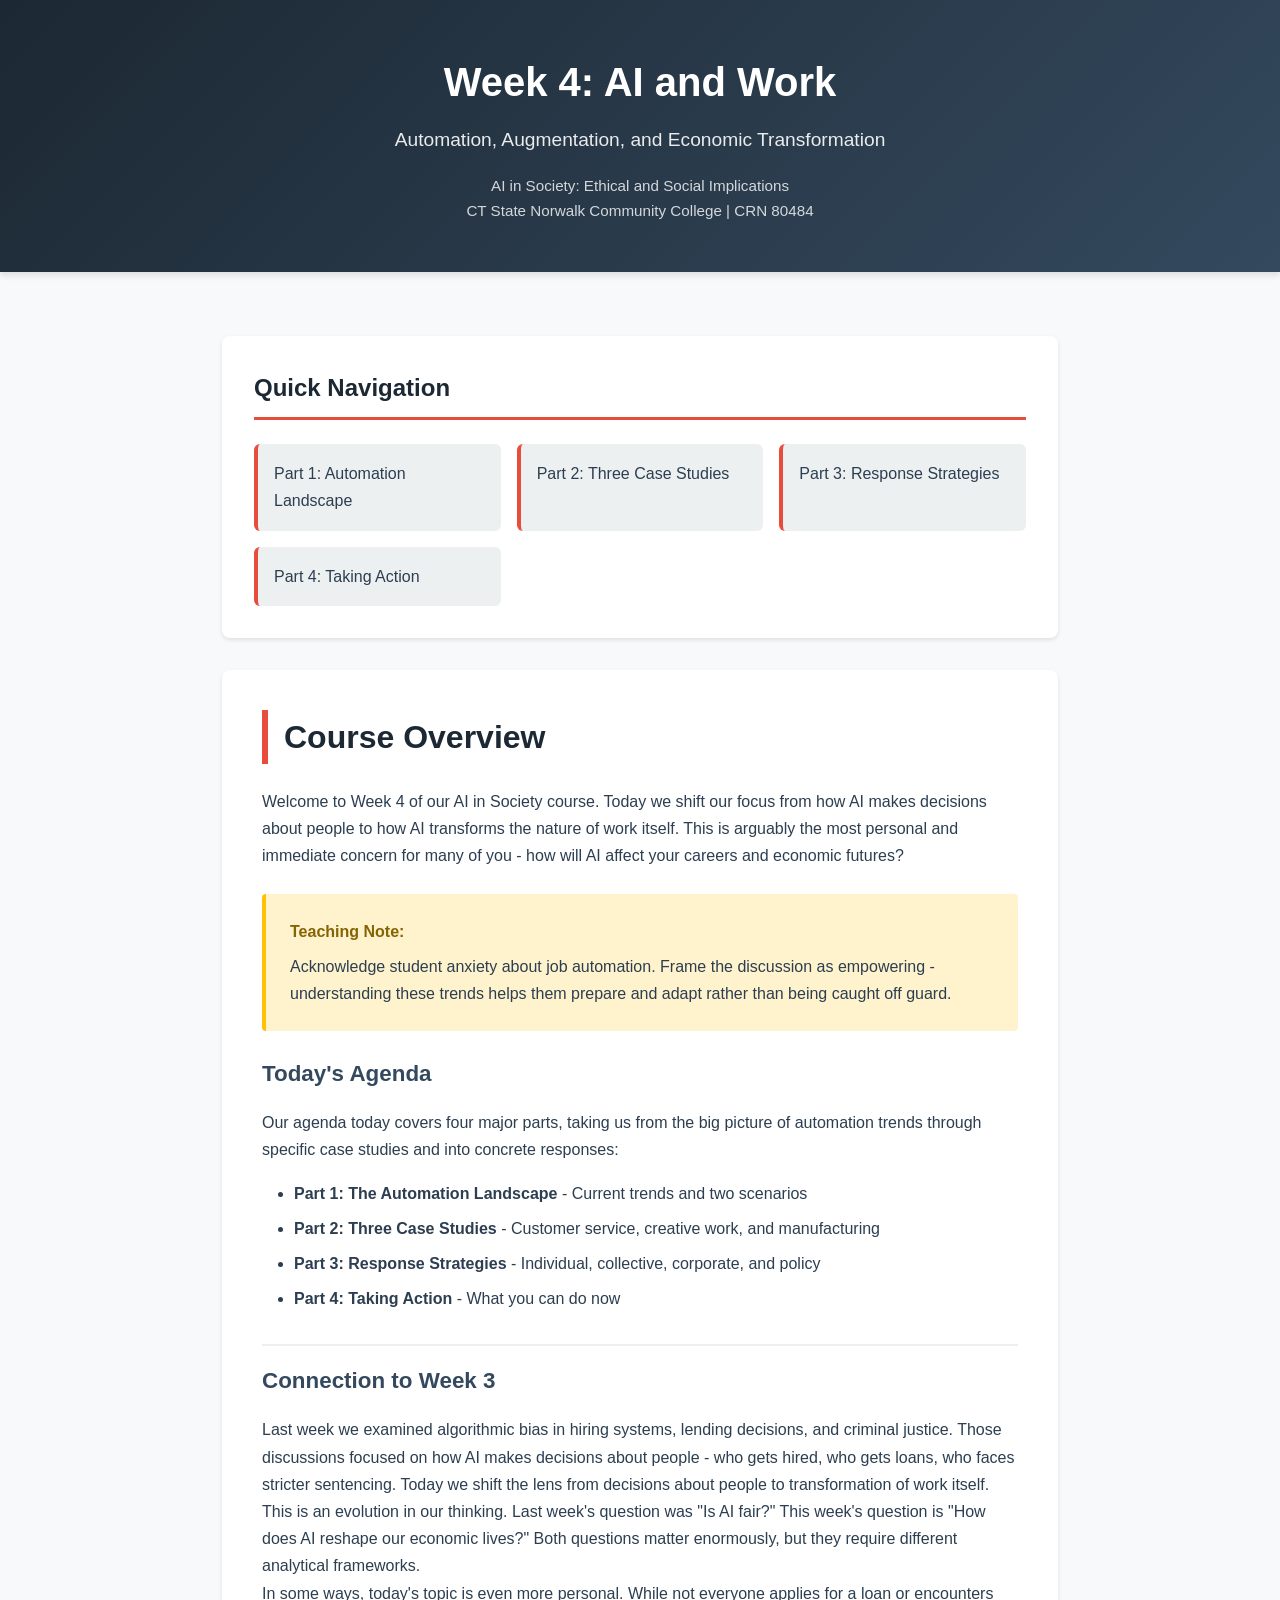
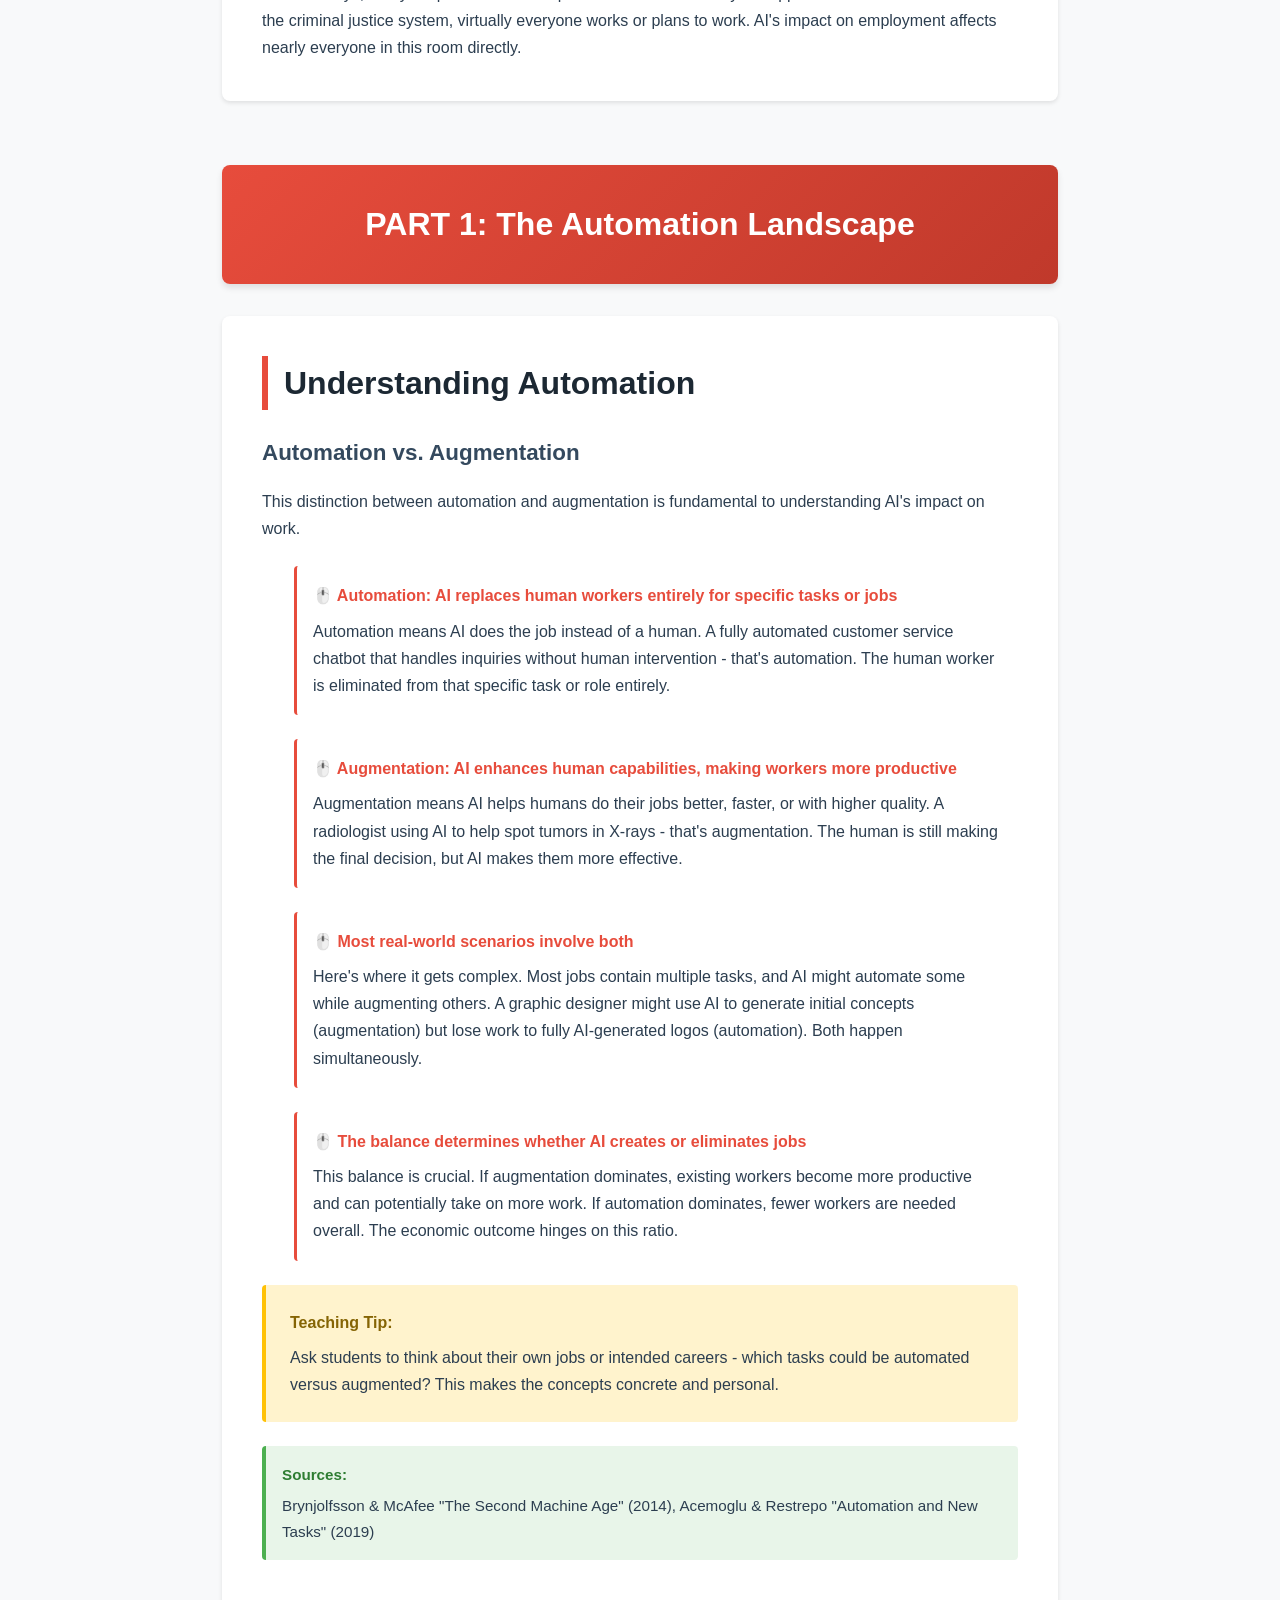
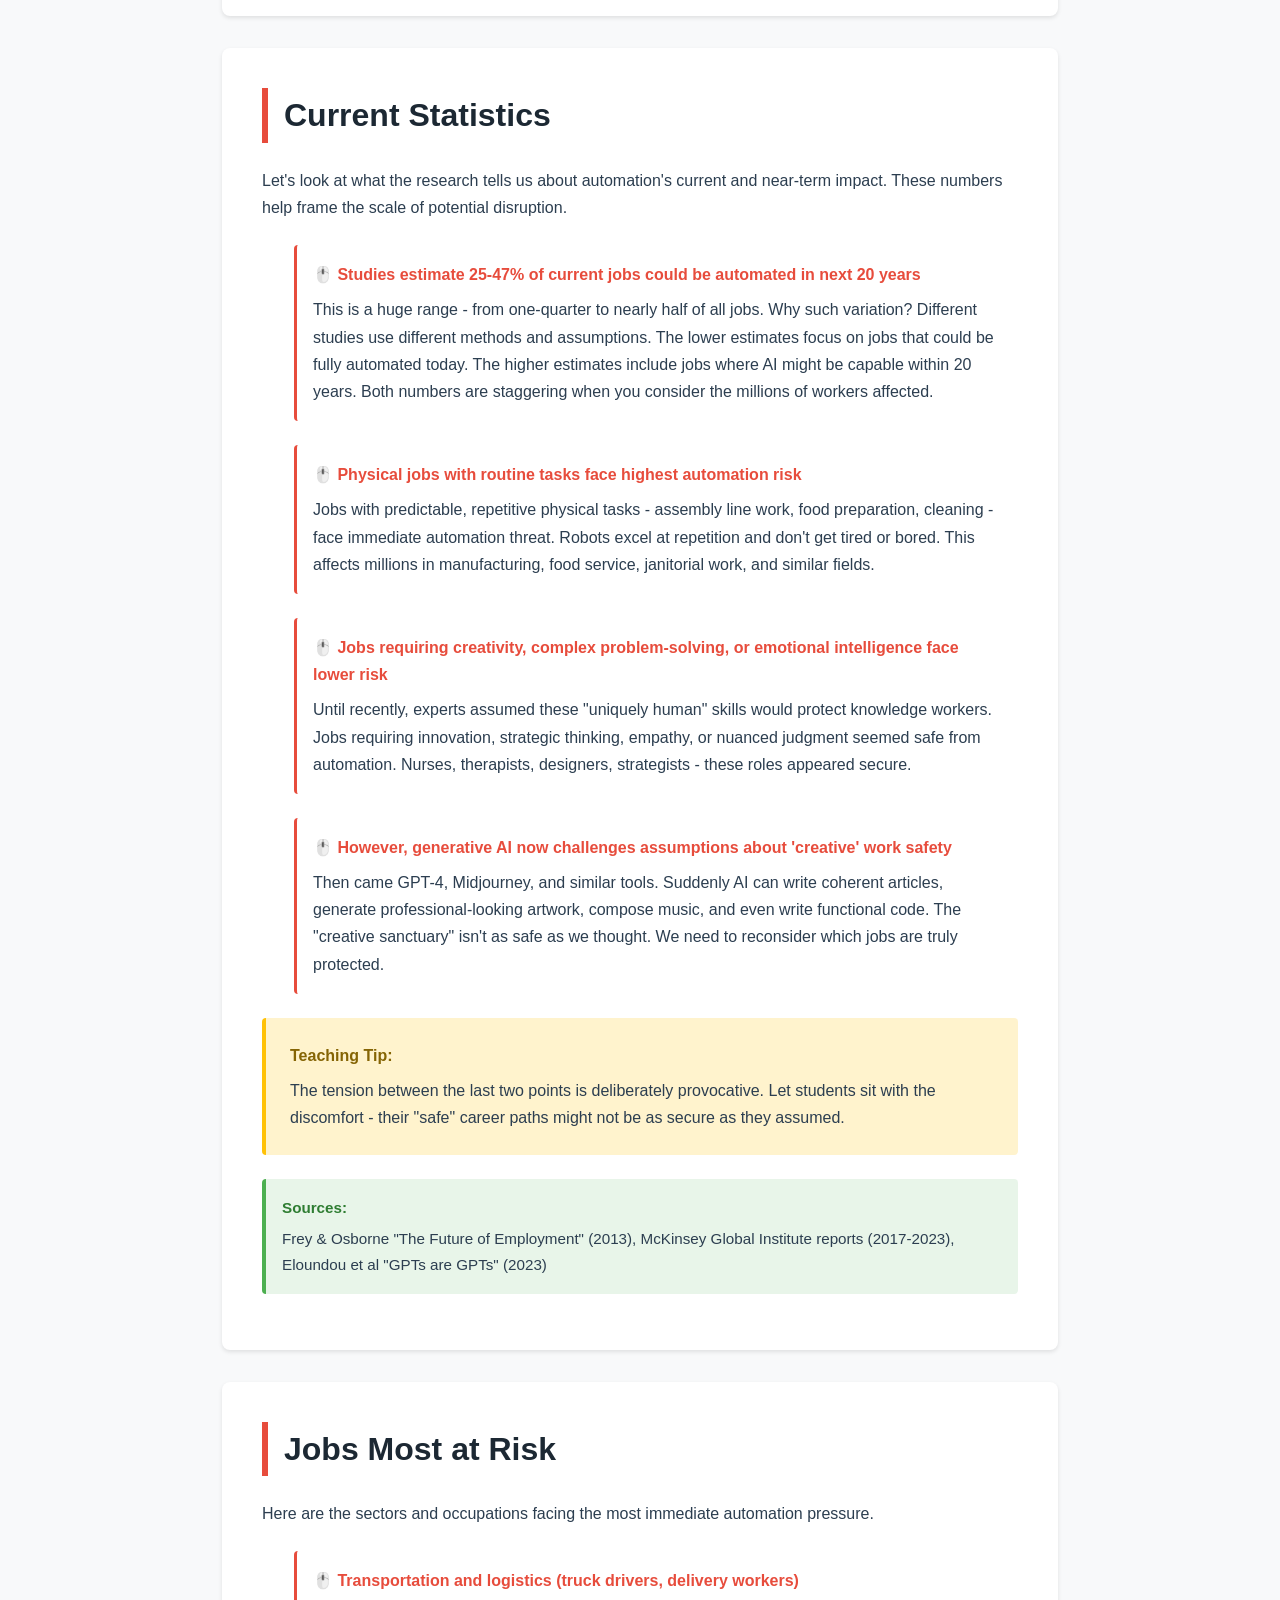
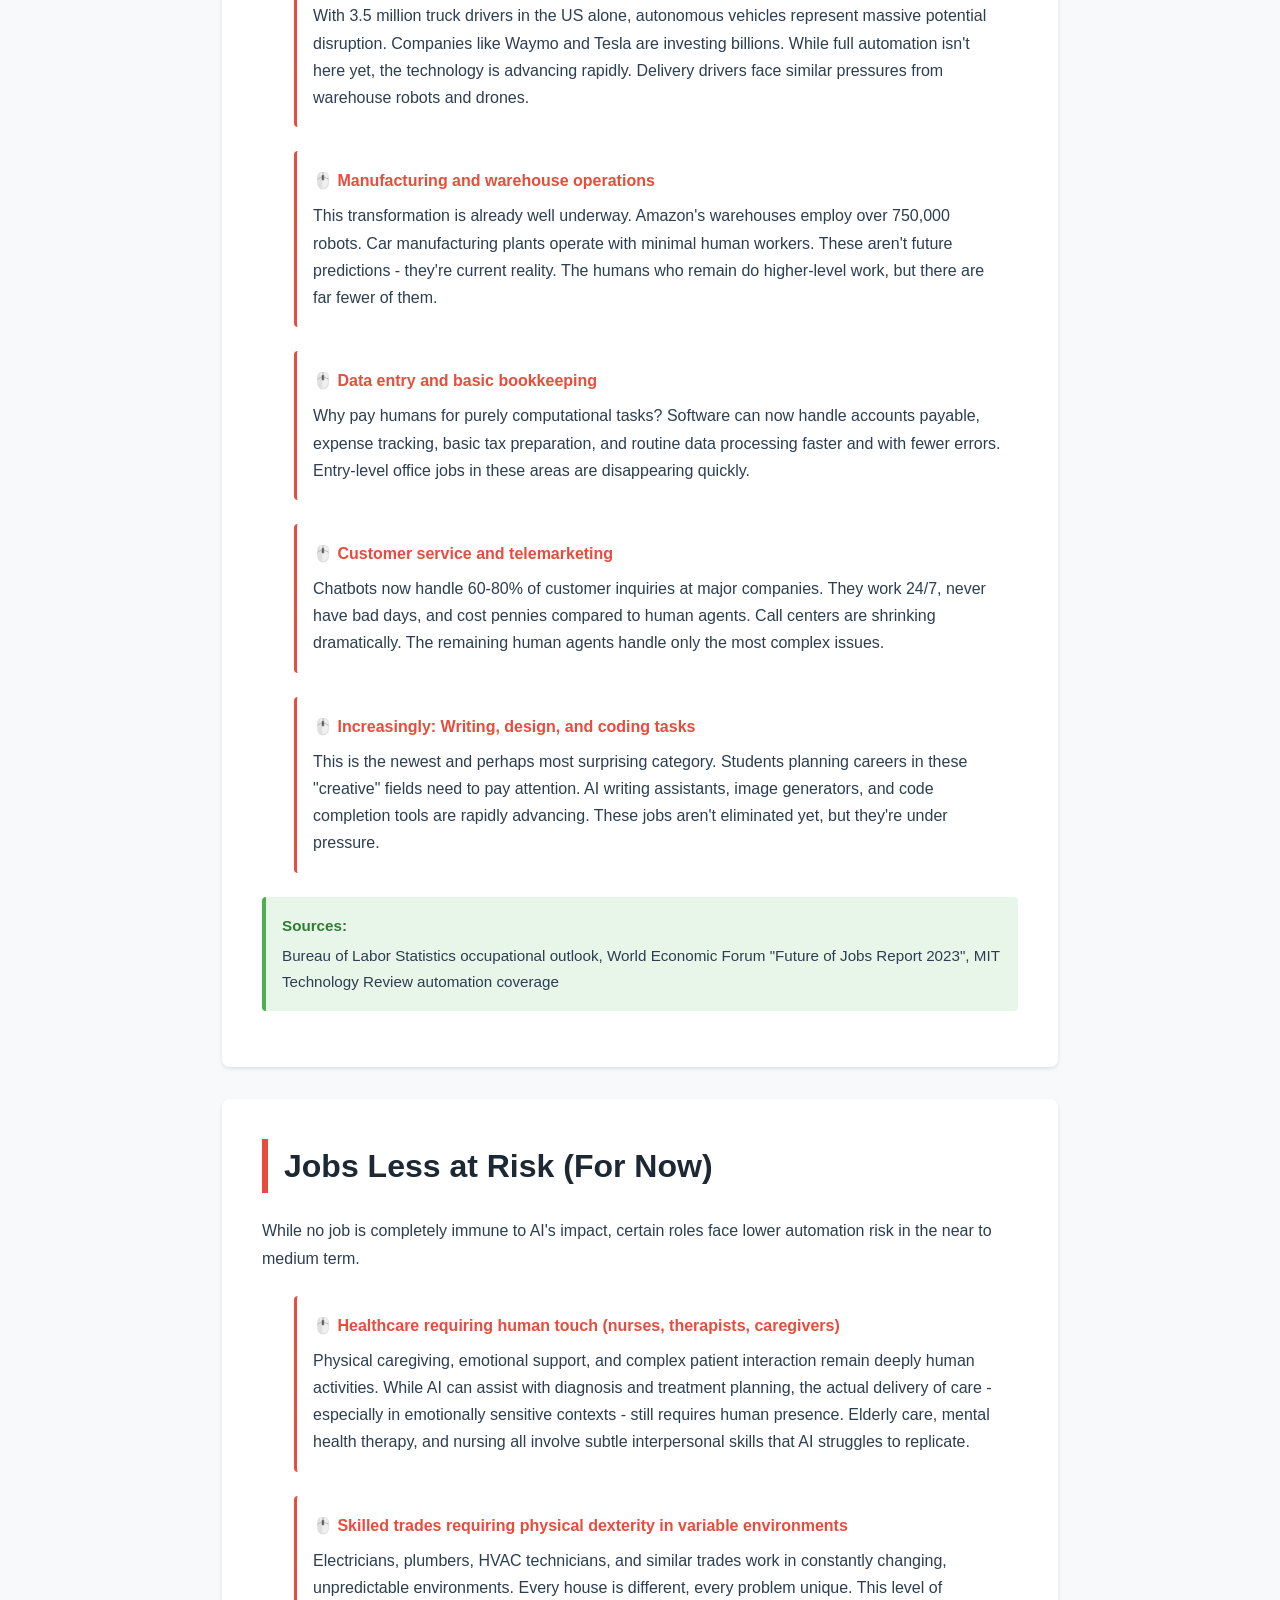
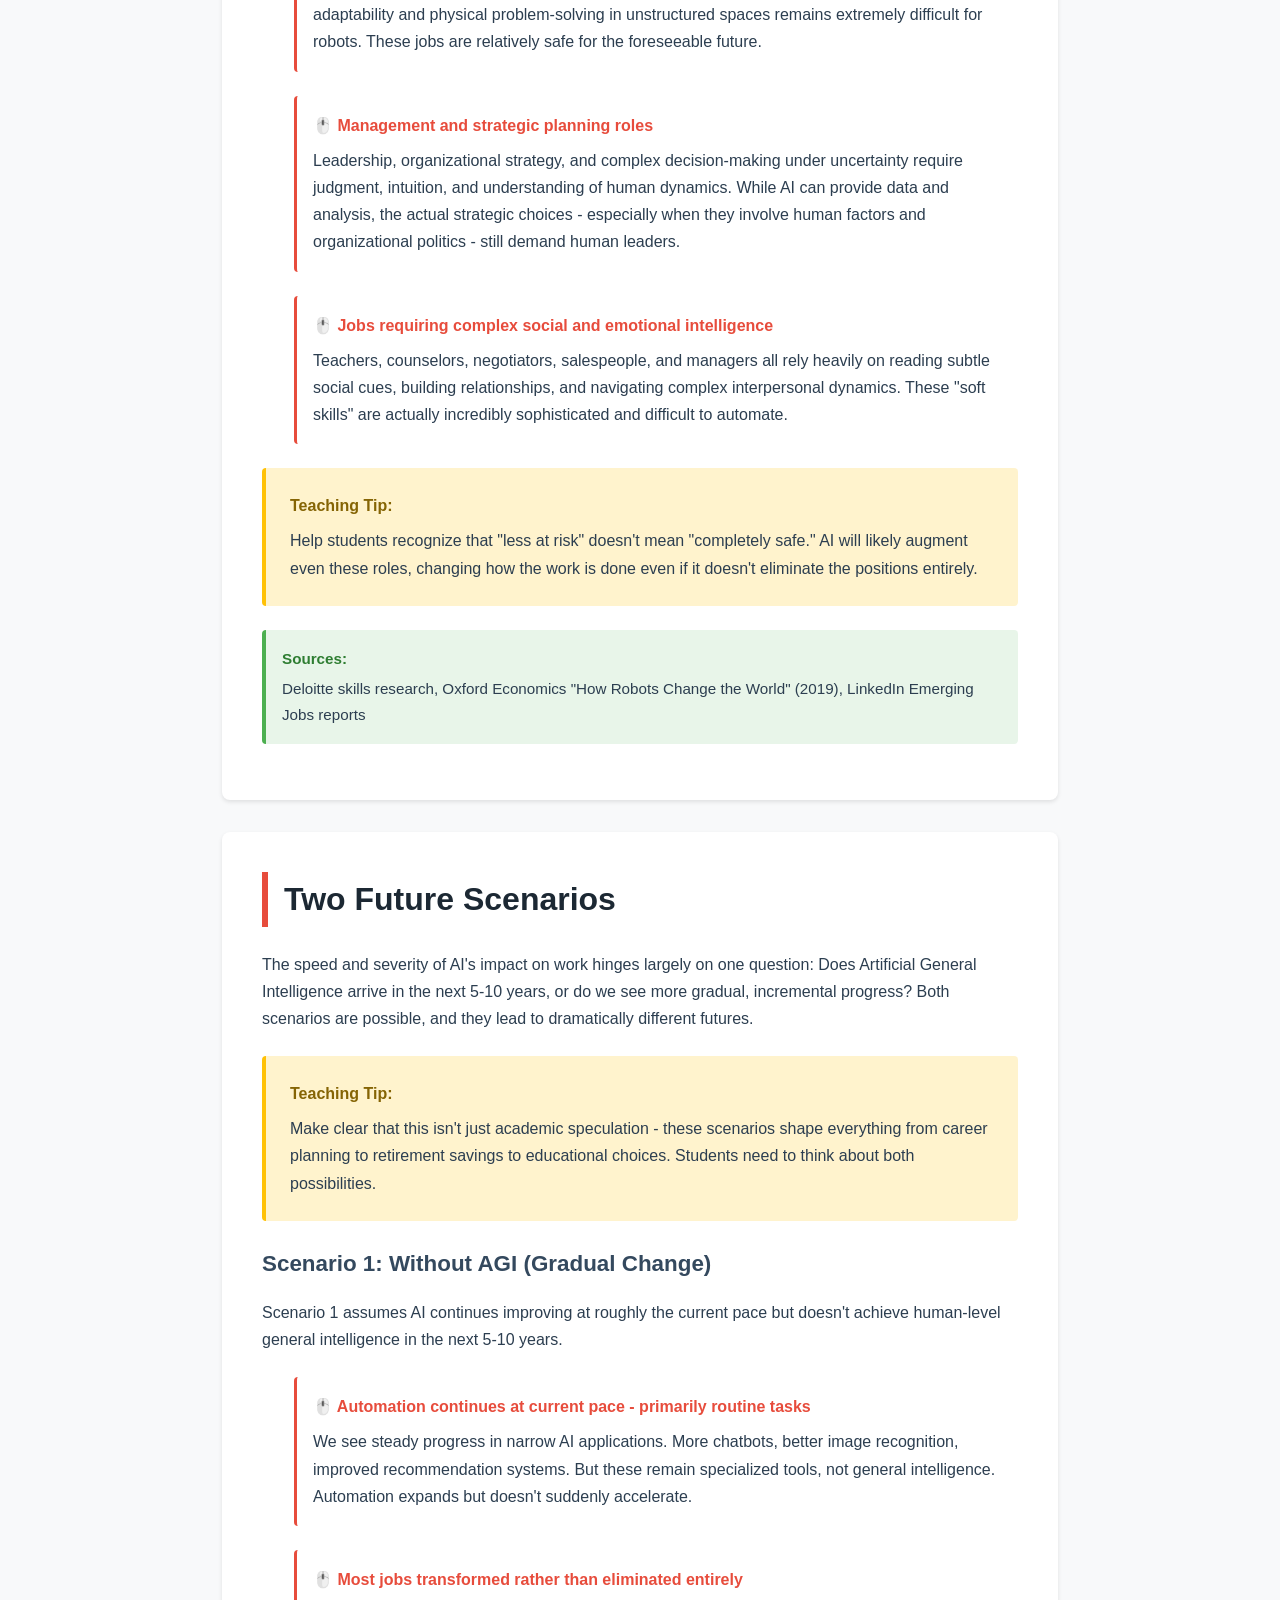
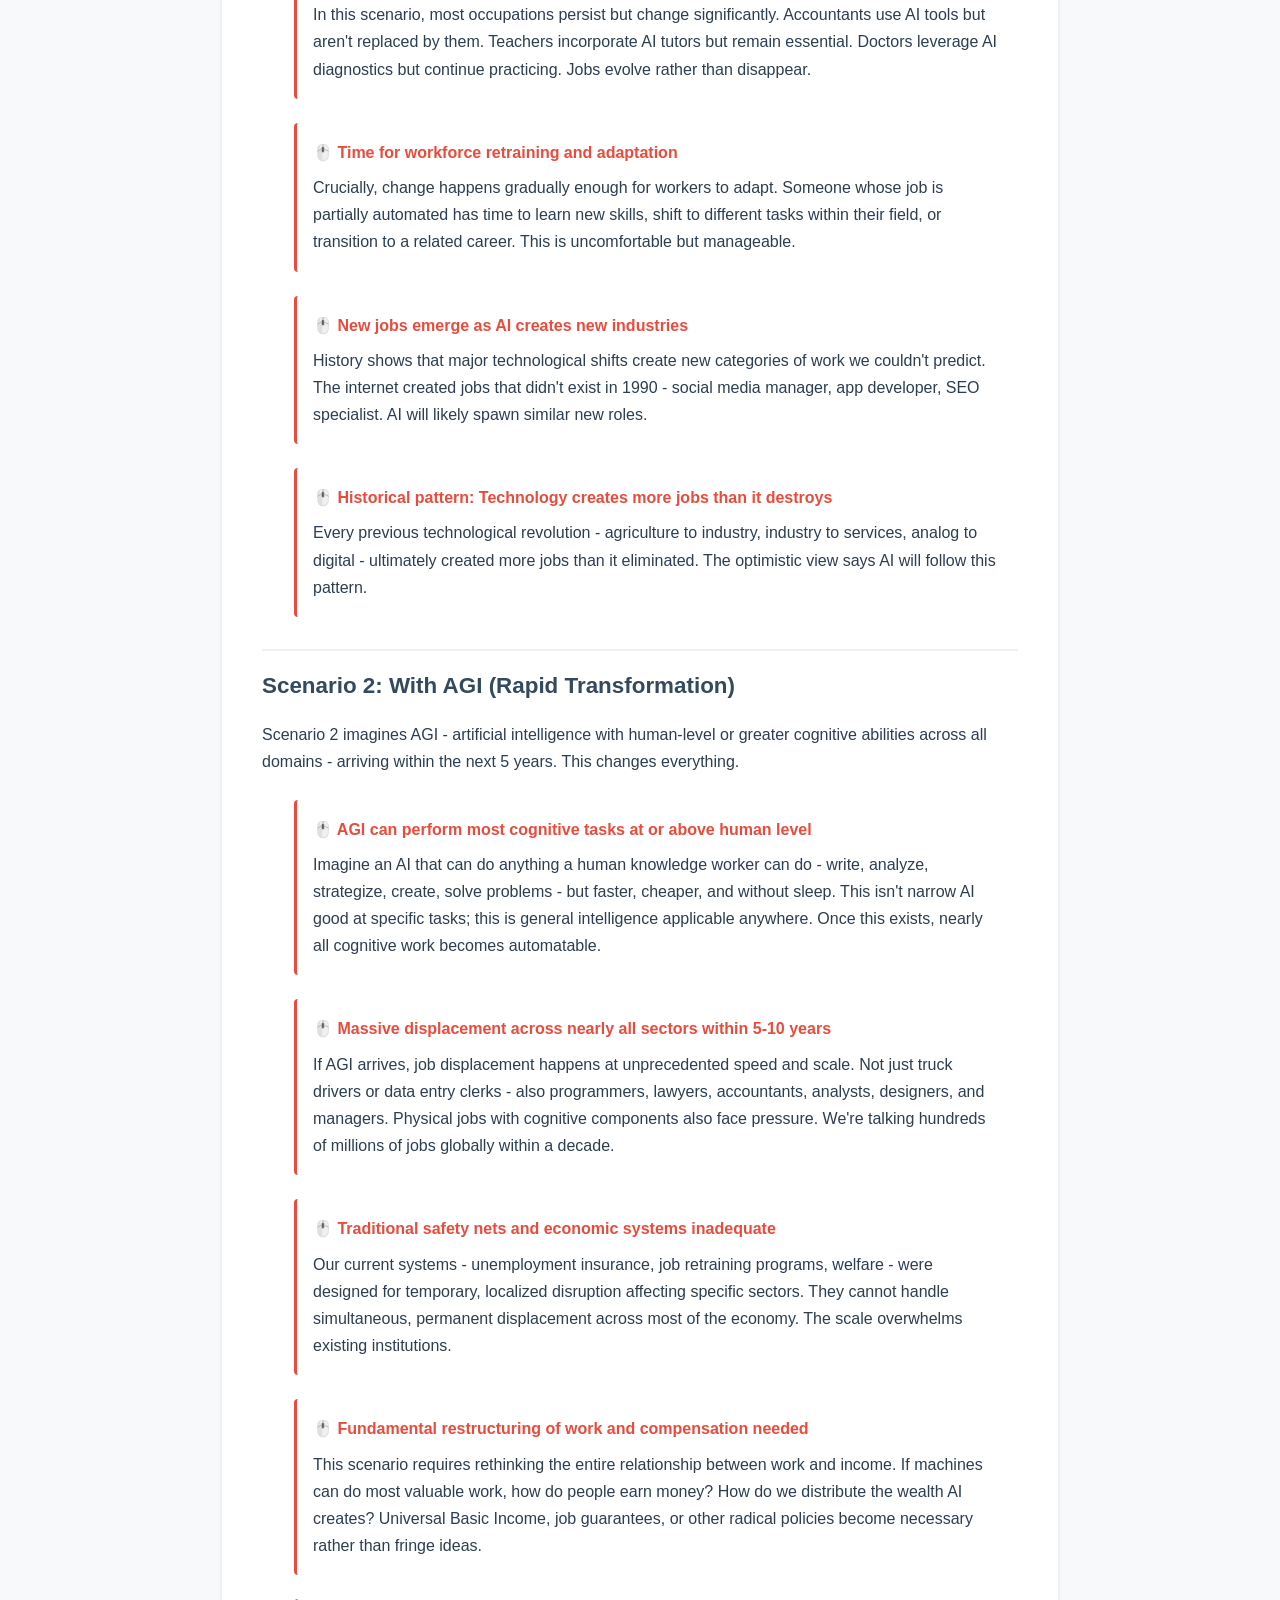
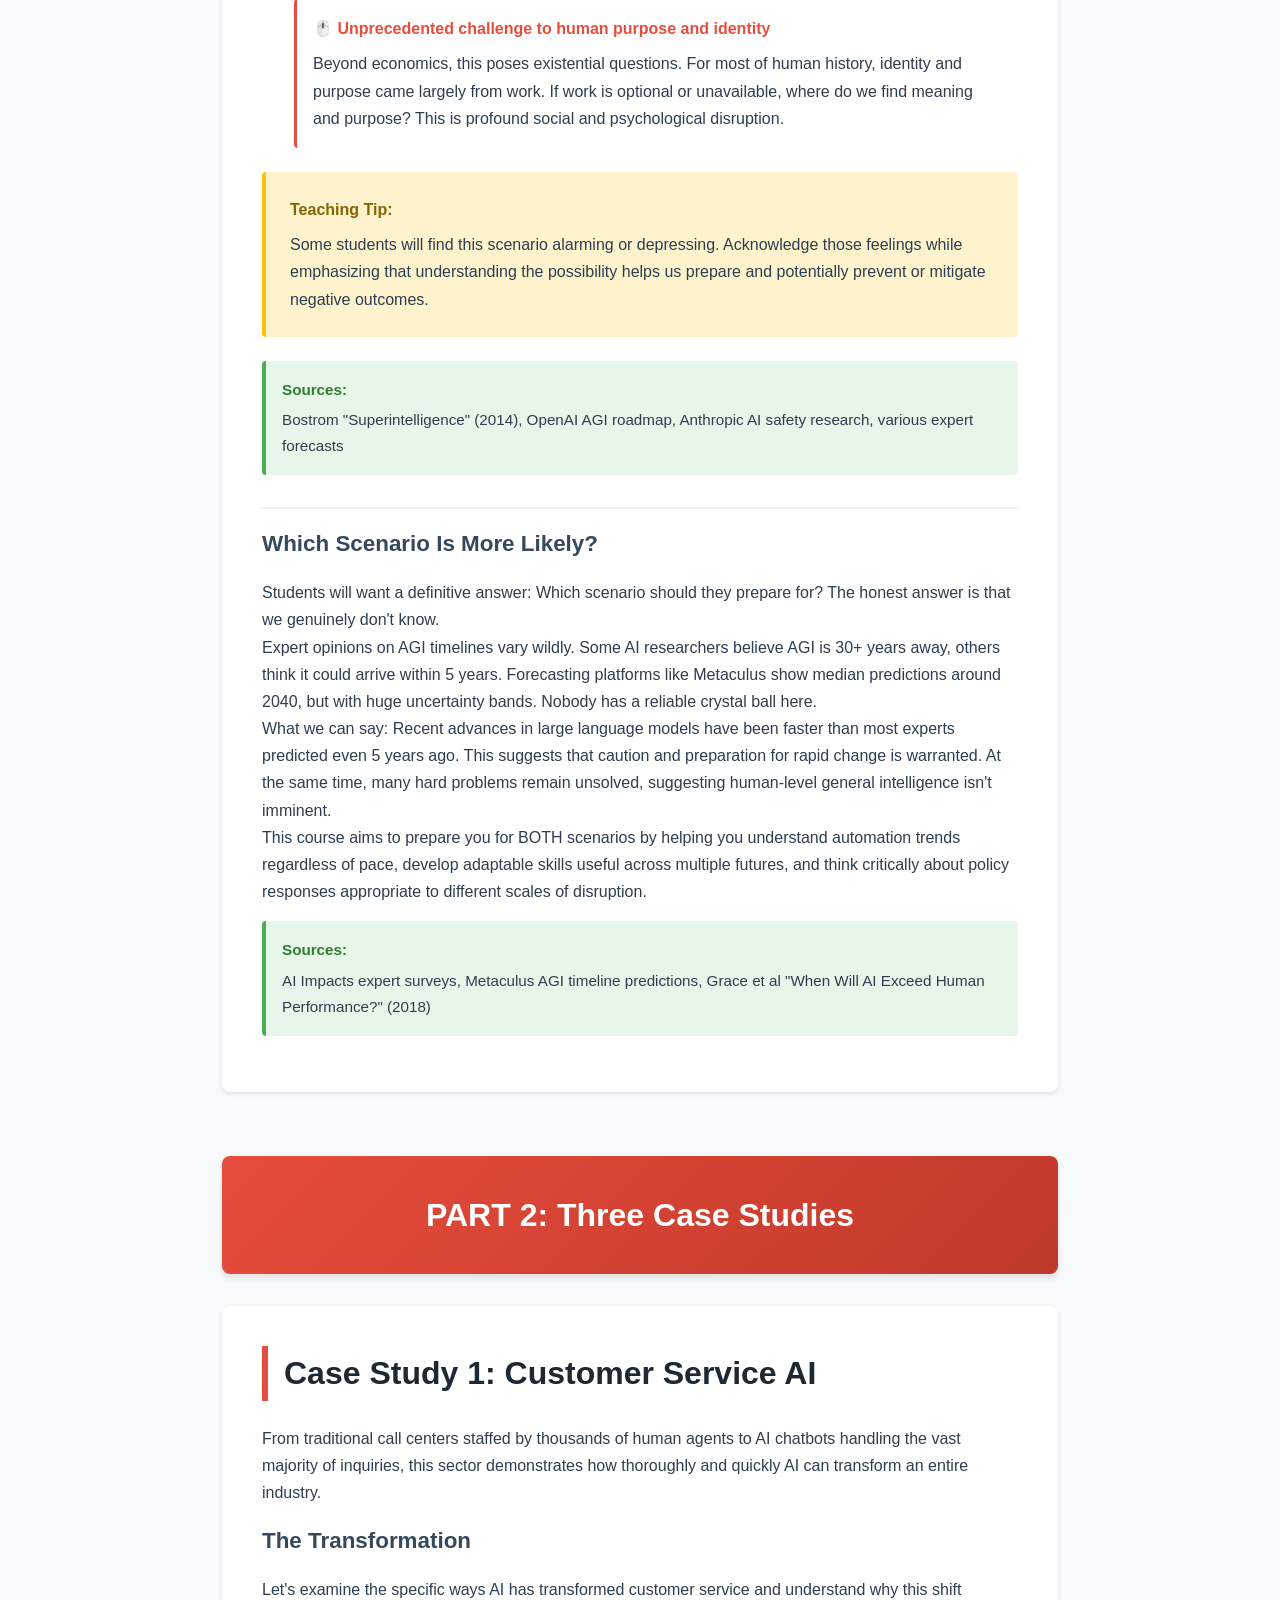
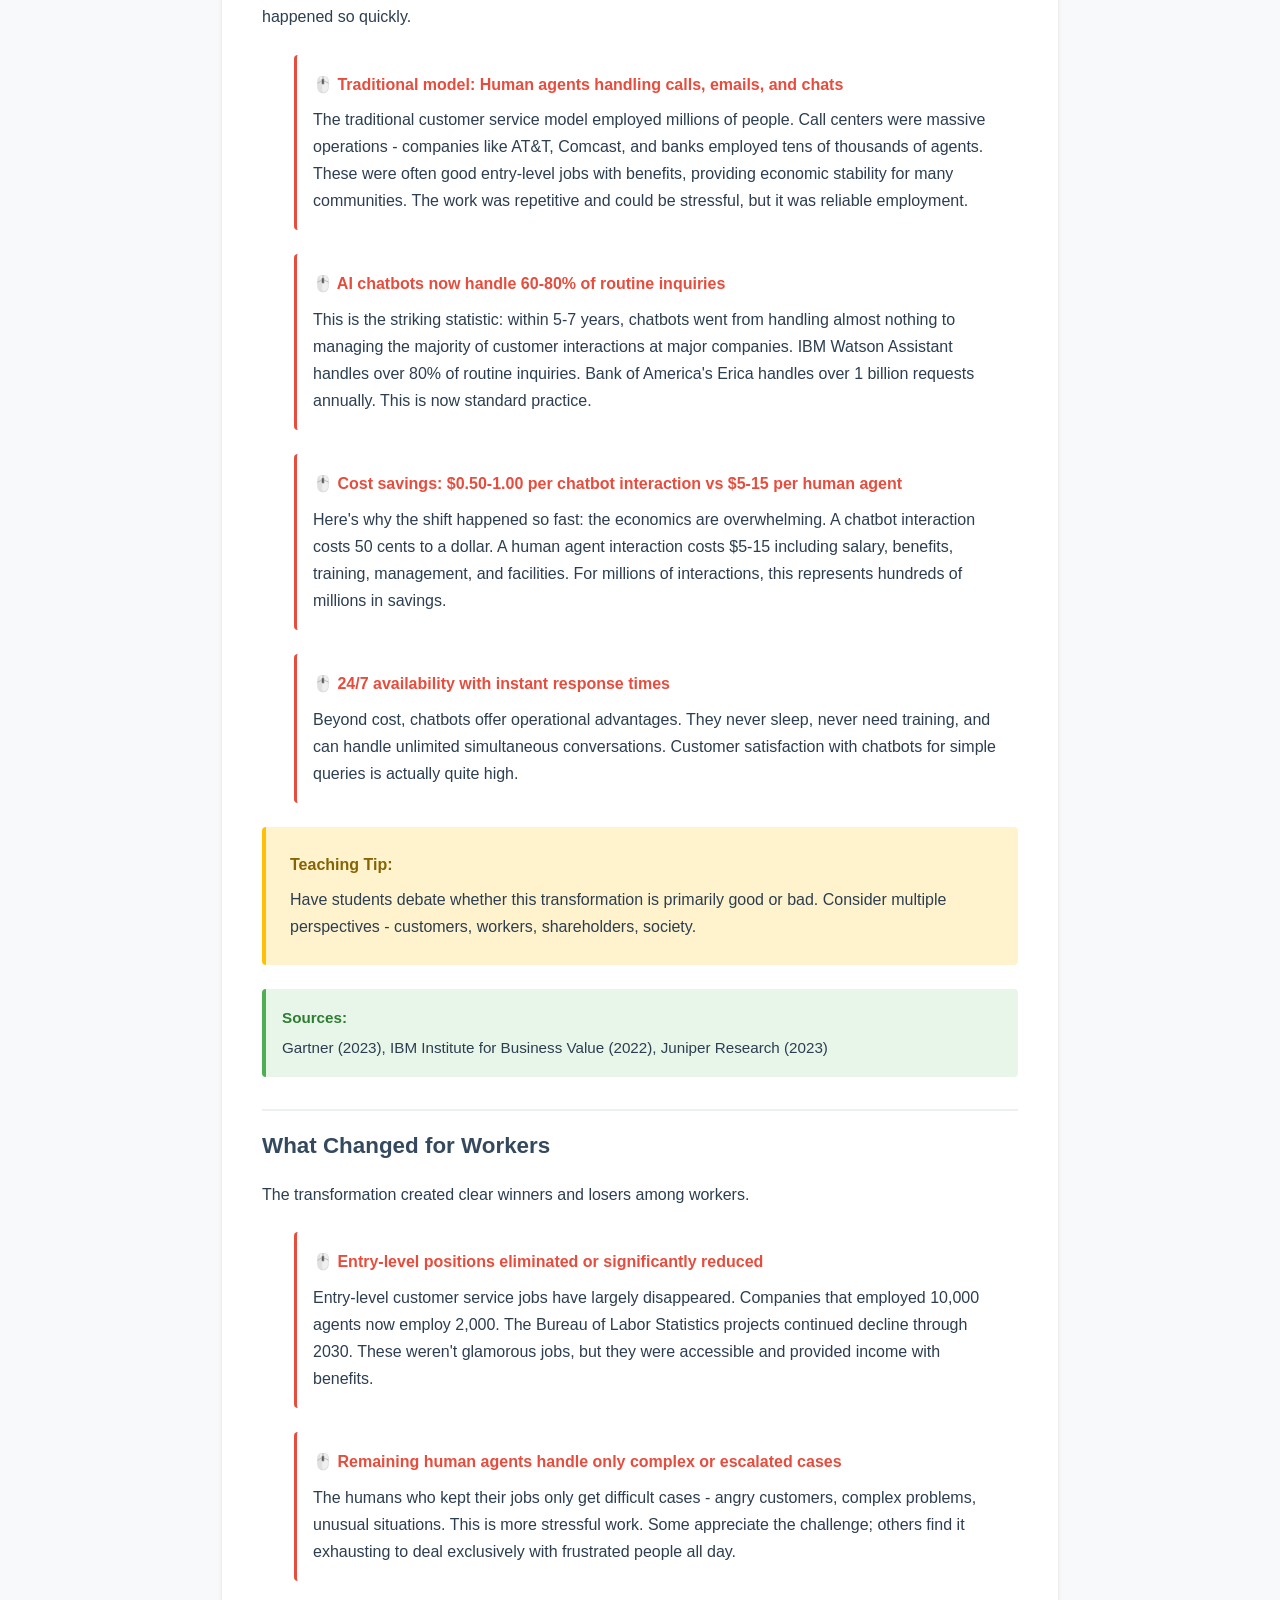
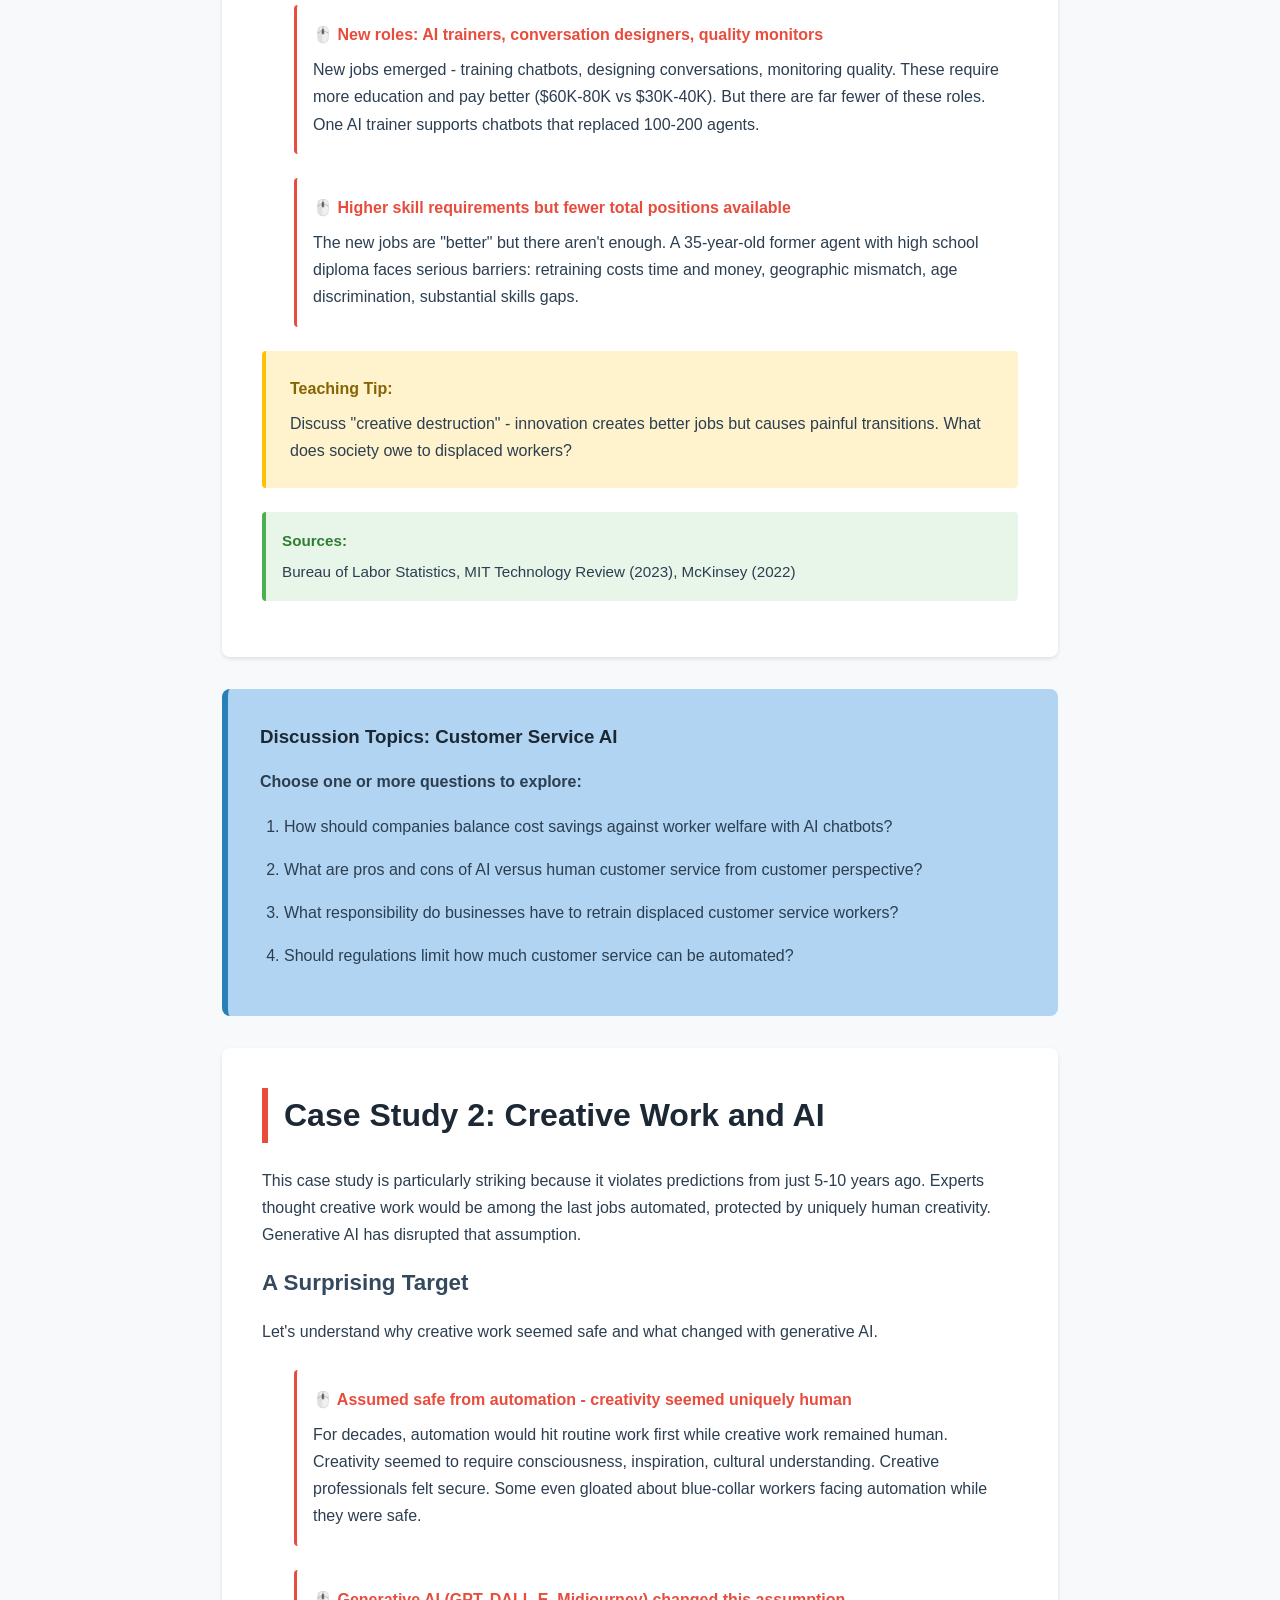
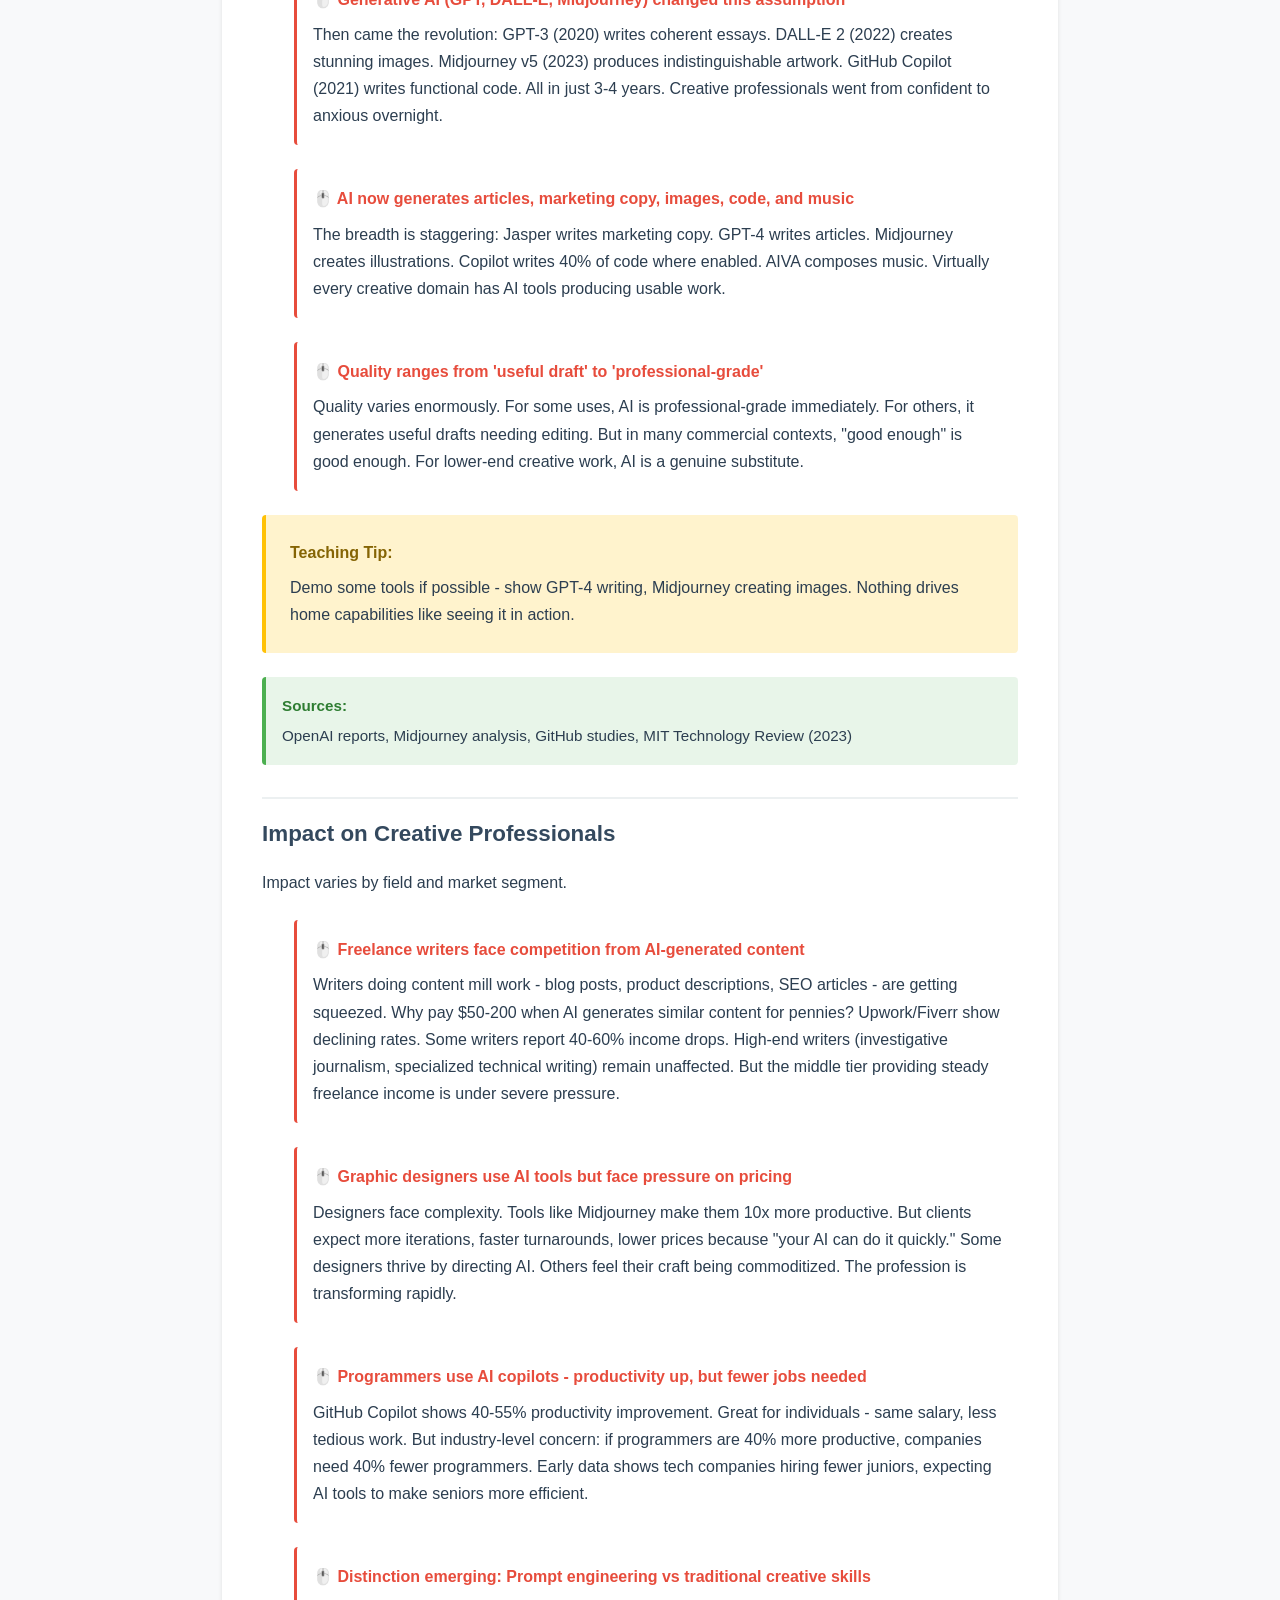
<file: week4_website.html>
<!DOCTYPE html>
<html lang="en">
<head>
    <meta charset="UTF-8">
    <meta name="viewport" content="width=device-width, initial-scale=1.0">
    <title>Week 4: AI and Work - CT State Norwalk</title>
    <style>
        * {
            margin: 0;
            padding: 0;
            box-sizing: border-box;
        }

        body {
            font-family: -apple-system, BlinkMacSystemFont, 'Segoe UI', Roboto, 'Helvetica Neue', Arial, sans-serif;
            line-height: 1.7;
            color: #2c3e50;
            background: #f8f9fa;
        }

        .header {
            background: linear-gradient(135deg, #1C2833 0%, #34495e 100%);
            color: white;
            padding: 3rem 2rem;
            text-align: center;
            box-shadow: 0 4px 6px rgba(0,0,0,0.1);
        }

        .header h1 {
            font-size: 2.5rem;
            margin-bottom: 0.5rem;
            font-weight: 700;
        }

        .header .subtitle {
            font-size: 1.2rem;
            opacity: 0.9;
            font-weight: 300;
        }

        .header .course-info {
            margin-top: 1rem;
            font-size: 0.95rem;
            opacity: 0.8;
        }

        .container {
            max-width: 900px;
            margin: 0 auto;
            padding: 2rem;
        }

        .nav-section {
            background: white;
            border-radius: 8px;
            padding: 2rem;
            margin: 2rem 0;
            box-shadow: 0 2px 4px rgba(0,0,0,0.1);
        }

        .nav-section h2 {
            color: #1C2833;
            margin-bottom: 1rem;
            font-size: 1.5rem;
            border-bottom: 3px solid #E74C3C;
            padding-bottom: 0.5rem;
        }

        .nav-links {
            display: grid;
            grid-template-columns: repeat(auto-fit, minmax(200px, 1fr));
            gap: 1rem;
            margin-top: 1.5rem;
        }

        .nav-link {
            background: #ecf0f1;
            padding: 1rem;
            border-radius: 6px;
            text-decoration: none;
            color: #2c3e50;
            transition: all 0.3s ease;
            border-left: 4px solid #E74C3C;
        }

        .nav-link:hover {
            background: #E74C3C;
            color: white;
            transform: translateX(5px);
        }

        .section {
            background: white;
            border-radius: 8px;
            padding: 2.5rem;
            margin: 2rem 0;
            box-shadow: 0 2px 4px rgba(0,0,0,0.1);
        }

        .section h2 {
            color: #1C2833;
            font-size: 2rem;
            margin-bottom: 1.5rem;
            border-left: 6px solid #E74C3C;
            padding-left: 1rem;
        }

        .section h3 {
            color: #34495e;
            font-size: 1.4rem;
            margin: 2rem 0 1rem 0;
            padding-top: 1rem;
            border-top: 2px solid #ecf0f1;
        }

        .section h3:first-of-type {
            margin-top: 1rem;
            padding-top: 0;
            border-top: none;
        }

        .content-block {
            margin: 1.5rem 0;
            padding: 1.5rem;
            background: #f8f9fa;
            border-radius: 6px;
            border-left: 4px solid #3498db;
        }

        .discussion-topic {
            background: #B0D4F1;
            padding: 2rem;
            border-radius: 8px;
            margin: 2rem 0;
            border-left: 6px solid #2980b9;
        }

        .discussion-topic h3 {
            color: #1C2833;
            border: none;
            padding: 0;
            margin-bottom: 1rem;
        }

        .discussion-topic ol {
            margin-left: 1.5rem;
            line-height: 1.9;
        }

        .discussion-topic li {
            margin: 0.8rem 0;
            color: #2c3e50;
        }

        .teaching-tip {
            background: #fff3cd;
            border-left: 4px solid #ffc107;
            padding: 1.5rem;
            margin: 1.5rem 0;
            border-radius: 4px;
        }

        .teaching-tip strong {
            color: #856404;
            display: block;
            margin-bottom: 0.5rem;
        }

        .source-note {
            background: #e8f5e9;
            border-left: 4px solid #4caf50;
            padding: 1rem;
            margin: 1rem 0;
            border-radius: 4px;
            font-size: 0.95rem;
        }

        .source-note strong {
            color: #2e7d32;
            display: block;
            margin-bottom: 0.3rem;
        }

        .part-divider {
            text-align: center;
            margin: 4rem 0 2rem 0;
            padding: 2rem;
            background: linear-gradient(135deg, #E74C3C 0%, #c0392b 100%);
            color: white;
            border-radius: 8px;
            font-size: 2rem;
            font-weight: 700;
            box-shadow: 0 4px 6px rgba(0,0,0,0.1);
        }

        .bullet-point {
            margin: 1.5rem 0 1.5rem 2rem;
            padding: 1rem;
            background: white;
            border-left: 3px solid #E74C3C;
            border-radius: 4px;
        }

        .bullet-point strong {
            color: #E74C3C;
            display: block;
            margin-bottom: 0.5rem;
        }

        ul, ol {
            margin-left: 2rem;
            margin-top: 1rem;
        }

        li {
            margin: 0.5rem 0;
        }

        .footer {
            background: #1C2833;
            color: white;
            padding: 2rem;
            text-align: center;
            margin-top: 4rem;
        }

        .footer p {
            margin: 0.5rem 0;
            opacity: 0.9;
        }

        @media (max-width: 768px) {
            .header h1 {
                font-size: 2rem;
            }
            .container {
                padding: 1rem;
            }
            .section {
                padding: 1.5rem;
            }
            .nav-links {
                grid-template-columns: 1fr;
            }
        }

        @media print {
            body {
                background: white;
            }
            .section, .nav-section {
                box-shadow: none;
                page-break-inside: avoid;
            }
            .nav-section {
                display: none;
            }
        }
    </style>
</head>
<body>
    <div class="header">
        <h1>Week 4: AI and Work</h1>
        <div class="subtitle">Automation, Augmentation, and Economic Transformation</div>
        <div class="course-info">
            AI in Society: Ethical and Social Implications<br>
            CT State Norwalk Community College | CRN 80484
        </div>
    </div>

    <div class="container">
        <div class="nav-section">
            <h2>Quick Navigation</h2>
            <div class="nav-links">
                <a href="#part1" class="nav-link">Part 1: Automation Landscape</a>
                <a href="#part2" class="nav-link">Part 2: Three Case Studies</a>
                <a href="#part3" class="nav-link">Part 3: Response Strategies</a>
                <a href="#part4" class="nav-link">Part 4: Taking Action</a>
            </div>
        </div>

        <div class="section">
            <h2>Course Overview</h2>
            <p>Welcome to Week 4 of our AI in Society course. Today we shift our focus from how AI makes decisions about people to how AI transforms the nature of work itself. This is arguably the most personal and immediate concern for many of you - how will AI affect your careers and economic futures?</p>
            
            <div class="teaching-tip">
                <strong>Teaching Note:</strong>
                Acknowledge student anxiety about job automation. Frame the discussion as empowering - understanding these trends helps them prepare and adapt rather than being caught off guard.
            </div>

            <h3>Today's Agenda</h3>
            <p>Our agenda today covers four major parts, taking us from the big picture of automation trends through specific case studies and into concrete responses:</p>
            <ul>
                <li><strong>Part 1: The Automation Landscape</strong> - Current trends and two scenarios</li>
                <li><strong>Part 2: Three Case Studies</strong> - Customer service, creative work, and manufacturing</li>
                <li><strong>Part 3: Response Strategies</strong> - Individual, collective, corporate, and policy</li>
                <li><strong>Part 4: Taking Action</strong> - What you can do now</li>
            </ul>

            <h3>Connection to Week 3</h3>
            <p>Last week we examined algorithmic bias in hiring systems, lending decisions, and criminal justice. Those discussions focused on how AI makes decisions about people - who gets hired, who gets loans, who faces stricter sentencing. Today we shift the lens from decisions about people to transformation of work itself.</p>
            
            <p>This is an evolution in our thinking. Last week's question was "Is AI fair?" This week's question is "How does AI reshape our economic lives?" Both questions matter enormously, but they require different analytical frameworks.</p>
            
            <p>In some ways, today's topic is even more personal. While not everyone applies for a loan or encounters the criminal justice system, virtually everyone works or plans to work. AI's impact on employment affects nearly everyone in this room directly.</p>
        </div>

        <div class="part-divider" id="part1">
            PART 1: The Automation Landscape
        </div>

        <div class="section">
            <h2>Understanding Automation</h2>
            
            <h3>Automation vs. Augmentation</h3>
            <p>This distinction between automation and augmentation is fundamental to understanding AI's impact on work.</p>

            <div class="bullet-point">
                <strong>🖱️ Automation: AI replaces human workers entirely for specific tasks or jobs</strong>
                Automation means AI does the job instead of a human. A fully automated customer service chatbot that handles inquiries without human intervention - that's automation. The human worker is eliminated from that specific task or role entirely.
            </div>

            <div class="bullet-point">
                <strong>🖱️ Augmentation: AI enhances human capabilities, making workers more productive</strong>
                Augmentation means AI helps humans do their jobs better, faster, or with higher quality. A radiologist using AI to help spot tumors in X-rays - that's augmentation. The human is still making the final decision, but AI makes them more effective.
            </div>

            <div class="bullet-point">
                <strong>🖱️ Most real-world scenarios involve both</strong>
                Here's where it gets complex. Most jobs contain multiple tasks, and AI might automate some while augmenting others. A graphic designer might use AI to generate initial concepts (augmentation) but lose work to fully AI-generated logos (automation). Both happen simultaneously.
            </div>

            <div class="bullet-point">
                <strong>🖱️ The balance determines whether AI creates or eliminates jobs</strong>
                This balance is crucial. If augmentation dominates, existing workers become more productive and can potentially take on more work. If automation dominates, fewer workers are needed overall. The economic outcome hinges on this ratio.
            </div>

            <div class="teaching-tip">
                <strong>Teaching Tip:</strong>
                Ask students to think about their own jobs or intended careers - which tasks could be automated versus augmented? This makes the concepts concrete and personal.
            </div>

            <div class="source-note">
                <strong>Sources:</strong>
                Brynjolfsson & McAfee "The Second Machine Age" (2014), Acemoglu & Restrepo "Automation and New Tasks" (2019)
            </div>
        </div>

        <div class="section">
            <h2>Current Statistics</h2>
            <p>Let's look at what the research tells us about automation's current and near-term impact. These numbers help frame the scale of potential disruption.</p>

            <div class="bullet-point">
                <strong>🖱️ Studies estimate 25-47% of current jobs could be automated in next 20 years</strong>
                This is a huge range - from one-quarter to nearly half of all jobs. Why such variation? Different studies use different methods and assumptions. The lower estimates focus on jobs that could be fully automated today. The higher estimates include jobs where AI might be capable within 20 years. Both numbers are staggering when you consider the millions of workers affected.
            </div>

            <div class="bullet-point">
                <strong>🖱️ Physical jobs with routine tasks face highest automation risk</strong>
                Jobs with predictable, repetitive physical tasks - assembly line work, food preparation, cleaning - face immediate automation threat. Robots excel at repetition and don't get tired or bored. This affects millions in manufacturing, food service, janitorial work, and similar fields.
            </div>

            <div class="bullet-point">
                <strong>🖱️ Jobs requiring creativity, complex problem-solving, or emotional intelligence face lower risk</strong>
                Until recently, experts assumed these "uniquely human" skills would protect knowledge workers. Jobs requiring innovation, strategic thinking, empathy, or nuanced judgment seemed safe from automation. Nurses, therapists, designers, strategists - these roles appeared secure.
            </div>

            <div class="bullet-point">
                <strong>🖱️ However, generative AI now challenges assumptions about 'creative' work safety</strong>
                Then came GPT-4, Midjourney, and similar tools. Suddenly AI can write coherent articles, generate professional-looking artwork, compose music, and even write functional code. The "creative sanctuary" isn't as safe as we thought. We need to reconsider which jobs are truly protected.
            </div>

            <div class="teaching-tip">
                <strong>Teaching Tip:</strong>
                The tension between the last two points is deliberately provocative. Let students sit with the discomfort - their "safe" career paths might not be as secure as they assumed.
            </div>

            <div class="source-note">
                <strong>Sources:</strong>
                Frey & Osborne "The Future of Employment" (2013), McKinsey Global Institute reports (2017-2023), Eloundou et al "GPTs are GPTs" (2023)
            </div>
        </div>

        <div class="section">
            <h2>Jobs Most at Risk</h2>
            <p>Here are the sectors and occupations facing the most immediate automation pressure.</p>

            <div class="bullet-point">
                <strong>🖱️ Transportation and logistics (truck drivers, delivery workers)</strong>
                With 3.5 million truck drivers in the US alone, autonomous vehicles represent massive potential disruption. Companies like Waymo and Tesla are investing billions. While full automation isn't here yet, the technology is advancing rapidly. Delivery drivers face similar pressures from warehouse robots and drones.
            </div>

            <div class="bullet-point">
                <strong>🖱️ Manufacturing and warehouse operations</strong>
                This transformation is already well underway. Amazon's warehouses employ over 750,000 robots. Car manufacturing plants operate with minimal human workers. These aren't future predictions - they're current reality. The humans who remain do higher-level work, but there are far fewer of them.
            </div>

            <div class="bullet-point">
                <strong>🖱️ Data entry and basic bookkeeping</strong>
                Why pay humans for purely computational tasks? Software can now handle accounts payable, expense tracking, basic tax preparation, and routine data processing faster and with fewer errors. Entry-level office jobs in these areas are disappearing quickly.
            </div>

            <div class="bullet-point">
                <strong>🖱️ Customer service and telemarketing</strong>
                Chatbots now handle 60-80% of customer inquiries at major companies. They work 24/7, never have bad days, and cost pennies compared to human agents. Call centers are shrinking dramatically. The remaining human agents handle only the most complex issues.
            </div>

            <div class="bullet-point">
                <strong>🖱️ Increasingly: Writing, design, and coding tasks</strong>
                This is the newest and perhaps most surprising category. Students planning careers in these "creative" fields need to pay attention. AI writing assistants, image generators, and code completion tools are rapidly advancing. These jobs aren't eliminated yet, but they're under pressure.
            </div>

            <div class="source-note">
                <strong>Sources:</strong>
                Bureau of Labor Statistics occupational outlook, World Economic Forum "Future of Jobs Report 2023", MIT Technology Review automation coverage
            </div>
        </div>

        <div class="section">
            <h2>Jobs Less at Risk (For Now)</h2>
            <p>While no job is completely immune to AI's impact, certain roles face lower automation risk in the near to medium term.</p>

            <div class="bullet-point">
                <strong>🖱️ Healthcare requiring human touch (nurses, therapists, caregivers)</strong>
                Physical caregiving, emotional support, and complex patient interaction remain deeply human activities. While AI can assist with diagnosis and treatment planning, the actual delivery of care - especially in emotionally sensitive contexts - still requires human presence. Elderly care, mental health therapy, and nursing all involve subtle interpersonal skills that AI struggles to replicate.
            </div>

            <div class="bullet-point">
                <strong>🖱️ Skilled trades requiring physical dexterity in variable environments</strong>
                Electricians, plumbers, HVAC technicians, and similar trades work in constantly changing, unpredictable environments. Every house is different, every problem unique. This level of adaptability and physical problem-solving in unstructured spaces remains extremely difficult for robots. These jobs are relatively safe for the foreseeable future.
            </div>

            <div class="bullet-point">
                <strong>🖱️ Management and strategic planning roles</strong>
                Leadership, organizational strategy, and complex decision-making under uncertainty require judgment, intuition, and understanding of human dynamics. While AI can provide data and analysis, the actual strategic choices - especially when they involve human factors and organizational politics - still demand human leaders.
            </div>

            <div class="bullet-point">
                <strong>🖱️ Jobs requiring complex social and emotional intelligence</strong>
                Teachers, counselors, negotiators, salespeople, and managers all rely heavily on reading subtle social cues, building relationships, and navigating complex interpersonal dynamics. These "soft skills" are actually incredibly sophisticated and difficult to automate.
            </div>

            <div class="teaching-tip">
                <strong>Teaching Tip:</strong>
                Help students recognize that "less at risk" doesn't mean "completely safe." AI will likely augment even these roles, changing how the work is done even if it doesn't eliminate the positions entirely.
            </div>

            <div class="source-note">
                <strong>Sources:</strong>
                Deloitte skills research, Oxford Economics "How Robots Change the World" (2019), LinkedIn Emerging Jobs reports
            </div>
        </div>

        <div class="section">
            <h2>Two Future Scenarios</h2>
            <p>The speed and severity of AI's impact on work hinges largely on one question: Does Artificial General Intelligence arrive in the next 5-10 years, or do we see more gradual, incremental progress? Both scenarios are possible, and they lead to dramatically different futures.</p>

            <div class="teaching-tip">
                <strong>Teaching Tip:</strong>
                Make clear that this isn't just academic speculation - these scenarios shape everything from career planning to retirement savings to educational choices. Students need to think about both possibilities.
            </div>

            <h3>Scenario 1: Without AGI (Gradual Change)</h3>
            <p>Scenario 1 assumes AI continues improving at roughly the current pace but doesn't achieve human-level general intelligence in the next 5-10 years.</p>

            <div class="bullet-point">
                <strong>🖱️ Automation continues at current pace - primarily routine tasks</strong>
                We see steady progress in narrow AI applications. More chatbots, better image recognition, improved recommendation systems. But these remain specialized tools, not general intelligence. Automation expands but doesn't suddenly accelerate.
            </div>

            <div class="bullet-point">
                <strong>🖱️ Most jobs transformed rather than eliminated entirely</strong>
                In this scenario, most occupations persist but change significantly. Accountants use AI tools but aren't replaced by them. Teachers incorporate AI tutors but remain essential. Doctors leverage AI diagnostics but continue practicing. Jobs evolve rather than disappear.
            </div>

            <div class="bullet-point">
                <strong>🖱️ Time for workforce retraining and adaptation</strong>
                Crucially, change happens gradually enough for workers to adapt. Someone whose job is partially automated has time to learn new skills, shift to different tasks within their field, or transition to a related career. This is uncomfortable but manageable.
            </div>

            <div class="bullet-point">
                <strong>🖱️ New jobs emerge as AI creates new industries</strong>
                History shows that major technological shifts create new categories of work we couldn't predict. The internet created jobs that didn't exist in 1990 - social media manager, app developer, SEO specialist. AI will likely spawn similar new roles.
            </div>

            <div class="bullet-point">
                <strong>🖱️ Historical pattern: Technology creates more jobs than it destroys</strong>
                Every previous technological revolution - agriculture to industry, industry to services, analog to digital - ultimately created more jobs than it eliminated. The optimistic view says AI will follow this pattern.
            </div>

            <h3>Scenario 2: With AGI (Rapid Transformation)</h3>
            <p>Scenario 2 imagines AGI - artificial intelligence with human-level or greater cognitive abilities across all domains - arriving within the next 5 years. This changes everything.</p>

            <div class="bullet-point">
                <strong>🖱️ AGI can perform most cognitive tasks at or above human level</strong>
                Imagine an AI that can do anything a human knowledge worker can do - write, analyze, strategize, create, solve problems - but faster, cheaper, and without sleep. This isn't narrow AI good at specific tasks; this is general intelligence applicable anywhere. Once this exists, nearly all cognitive work becomes automatable.
            </div>

            <div class="bullet-point">
                <strong>🖱️ Massive displacement across nearly all sectors within 5-10 years</strong>
                If AGI arrives, job displacement happens at unprecedented speed and scale. Not just truck drivers or data entry clerks - also programmers, lawyers, accountants, analysts, designers, and managers. Physical jobs with cognitive components also face pressure. We're talking hundreds of millions of jobs globally within a decade.
            </div>

            <div class="bullet-point">
                <strong>🖱️ Traditional safety nets and economic systems inadequate</strong>
                Our current systems - unemployment insurance, job retraining programs, welfare - were designed for temporary, localized disruption affecting specific sectors. They cannot handle simultaneous, permanent displacement across most of the economy. The scale overwhelms existing institutions.
            </div>

            <div class="bullet-point">
                <strong>🖱️ Fundamental restructuring of work and compensation needed</strong>
                This scenario requires rethinking the entire relationship between work and income. If machines can do most valuable work, how do people earn money? How do we distribute the wealth AI creates? Universal Basic Income, job guarantees, or other radical policies become necessary rather than fringe ideas.
            </div>

            <div class="bullet-point">
                <strong>🖱️ Unprecedented challenge to human purpose and identity</strong>
                Beyond economics, this poses existential questions. For most of human history, identity and purpose came largely from work. If work is optional or unavailable, where do we find meaning and purpose? This is profound social and psychological disruption.
            </div>

            <div class="teaching-tip">
                <strong>Teaching Tip:</strong>
                Some students will find this scenario alarming or depressing. Acknowledge those feelings while emphasizing that understanding the possibility helps us prepare and potentially prevent or mitigate negative outcomes.
            </div>

            <div class="source-note">
                <strong>Sources:</strong>
                Bostrom "Superintelligence" (2014), OpenAI AGI roadmap, Anthropic AI safety research, various expert forecasts
            </div>

            <h3>Which Scenario Is More Likely?</h3>
            <p>Students will want a definitive answer: Which scenario should they prepare for? The honest answer is that we genuinely don't know.</p>
            
            <p>Expert opinions on AGI timelines vary wildly. Some AI researchers believe AGI is 30+ years away, others think it could arrive within 5 years. Forecasting platforms like Metaculus show median predictions around 2040, but with huge uncertainty bands. Nobody has a reliable crystal ball here.</p>
            
            <p>What we can say: Recent advances in large language models have been faster than most experts predicted even 5 years ago. This suggests that caution and preparation for rapid change is warranted. At the same time, many hard problems remain unsolved, suggesting human-level general intelligence isn't imminent.</p>
            
            <p>This course aims to prepare you for BOTH scenarios by helping you understand automation trends regardless of pace, develop adaptable skills useful across multiple futures, and think critically about policy responses appropriate to different scales of disruption.</p>

            <div class="source-note">
                <strong>Sources:</strong>
                AI Impacts expert surveys, Metaculus AGI timeline predictions, Grace et al "When Will AI Exceed Human Performance?" (2018)
            </div>
        </div>

        <div class="part-divider" id="part2">
            PART 2: Three Case Studies
        </div>

        <div class="section">
            <h2>Case Study 1: Customer Service AI</h2>
            <p>From traditional call centers staffed by thousands of human agents to AI chatbots handling the vast majority of inquiries, this sector demonstrates how thoroughly and quickly AI can transform an entire industry.</p>

            <h3>The Transformation</h3>
            <p>Let's examine the specific ways AI has transformed customer service and understand why this shift happened so quickly.</p>

            <div class="bullet-point">
                <strong>🖱️ Traditional model: Human agents handling calls, emails, and chats</strong>
                The traditional customer service model employed millions of people. Call centers were massive operations - companies like AT&T, Comcast, and banks employed tens of thousands of agents. These were often good entry-level jobs with benefits, providing economic stability for many communities. The work was repetitive and could be stressful, but it was reliable employment.
            </div>

            <div class="bullet-point">
                <strong>🖱️ AI chatbots now handle 60-80% of routine inquiries</strong>
                This is the striking statistic: within 5-7 years, chatbots went from handling almost nothing to managing the majority of customer interactions at major companies. IBM Watson Assistant handles over 80% of routine inquiries. Bank of America's Erica handles over 1 billion requests annually. This is now standard practice.
            </div>

            <div class="bullet-point">
                <strong>🖱️ Cost savings: $0.50-1.00 per chatbot interaction vs $5-15 per human agent</strong>
                Here's why the shift happened so fast: the economics are overwhelming. A chatbot interaction costs 50 cents to a dollar. A human agent interaction costs $5-15 including salary, benefits, training, management, and facilities. For millions of interactions, this represents hundreds of millions in savings.
            </div>

            <div class="bullet-point">
                <strong>🖱️ 24/7 availability with instant response times</strong>
                Beyond cost, chatbots offer operational advantages. They never sleep, never need training, and can handle unlimited simultaneous conversations. Customer satisfaction with chatbots for simple queries is actually quite high.
            </div>

            <div class="teaching-tip">
                <strong>Teaching Tip:</strong>
                Have students debate whether this transformation is primarily good or bad. Consider multiple perspectives - customers, workers, shareholders, society.
            </div>

            <div class="source-note">
                <strong>Sources:</strong>
                Gartner (2023), IBM Institute for Business Value (2022), Juniper Research (2023)
            </div>

            <h3>What Changed for Workers</h3>
            <p>The transformation created clear winners and losers among workers.</p>

            <div class="bullet-point">
                <strong>🖱️ Entry-level positions eliminated or significantly reduced</strong>
                Entry-level customer service jobs have largely disappeared. Companies that employed 10,000 agents now employ 2,000. The Bureau of Labor Statistics projects continued decline through 2030. These weren't glamorous jobs, but they were accessible and provided income with benefits.
            </div>

            <div class="bullet-point">
                <strong>🖱️ Remaining human agents handle only complex or escalated cases</strong>
                The humans who kept their jobs only get difficult cases - angry customers, complex problems, unusual situations. This is more stressful work. Some appreciate the challenge; others find it exhausting to deal exclusively with frustrated people all day.
            </div>

            <div class="bullet-point">
                <strong>🖱️ New roles: AI trainers, conversation designers, quality monitors</strong>
                New jobs emerged - training chatbots, designing conversations, monitoring quality. These require more education and pay better ($60K-80K vs $30K-40K). But there are far fewer of these roles. One AI trainer supports chatbots that replaced 100-200 agents.
            </div>

            <div class="bullet-point">
                <strong>🖱️ Higher skill requirements but fewer total positions available</strong>
                The new jobs are "better" but there aren't enough. A 35-year-old former agent with high school diploma faces serious barriers: retraining costs time and money, geographic mismatch, age discrimination, substantial skills gaps.
            </div>

            <div class="teaching-tip">
                <strong>Teaching Tip:</strong>
                Discuss "creative destruction" - innovation creates better jobs but causes painful transitions. What does society owe to displaced workers?
            </div>

            <div class="source-note">
                <strong>Sources:</strong>
                Bureau of Labor Statistics, MIT Technology Review (2023), McKinsey (2022)
            </div>
        </div>

        <div class="discussion-topic">
            <h3>Discussion Topics: Customer Service AI</h3>
            <p style="font-weight: bold; margin-bottom: 1rem;">Choose one or more questions to explore:</p>
            <ol>
                <li>How should companies balance cost savings against worker welfare with AI chatbots?</li>
                <li>What are pros and cons of AI versus human customer service from customer perspective?</li>
                <li>What responsibility do businesses have to retrain displaced customer service workers?</li>
                <li>Should regulations limit how much customer service can be automated?</li>
            </ol>
        </div>

        <div class="section">
            <h2>Case Study 2: Creative Work and AI</h2>
            <p>This case study is particularly striking because it violates predictions from just 5-10 years ago. Experts thought creative work would be among the last jobs automated, protected by uniquely human creativity. Generative AI has disrupted that assumption.</p>

            <h3>A Surprising Target</h3>
            <p>Let's understand why creative work seemed safe and what changed with generative AI.</p>

            <div class="bullet-point">
                <strong>🖱️ Assumed safe from automation - creativity seemed uniquely human</strong>
                For decades, automation would hit routine work first while creative work remained human. Creativity seemed to require consciousness, inspiration, cultural understanding. Creative professionals felt secure. Some even gloated about blue-collar workers facing automation while they were safe.
            </div>

            <div class="bullet-point">
                <strong>🖱️ Generative AI (GPT, DALL-E, Midjourney) changed this assumption</strong>
                Then came the revolution: GPT-3 (2020) writes coherent essays. DALL-E 2 (2022) creates stunning images. Midjourney v5 (2023) produces indistinguishable artwork. GitHub Copilot (2021) writes functional code. All in just 3-4 years. Creative professionals went from confident to anxious overnight.
            </div>

            <div class="bullet-point">
                <strong>🖱️ AI now generates articles, marketing copy, images, code, and music</strong>
                The breadth is staggering: Jasper writes marketing copy. GPT-4 writes articles. Midjourney creates illustrations. Copilot writes 40% of code where enabled. AIVA composes music. Virtually every creative domain has AI tools producing usable work.
            </div>

            <div class="bullet-point">
                <strong>🖱️ Quality ranges from 'useful draft' to 'professional-grade'</strong>
                Quality varies enormously. For some uses, AI is professional-grade immediately. For others, it generates useful drafts needing editing. But in many commercial contexts, "good enough" is good enough. For lower-end creative work, AI is a genuine substitute.
            </div>

            <div class="teaching-tip">
                <strong>Teaching Tip:</strong>
                Demo some tools if possible - show GPT-4 writing, Midjourney creating images. Nothing drives home capabilities like seeing it in action.
            </div>

            <div class="source-note">
                <strong>Sources:</strong>
                OpenAI reports, Midjourney analysis, GitHub studies, MIT Technology Review (2023)
            </div>

            <h3>Impact on Creative Professionals</h3>
            <p>Impact varies by field and market segment.</p>

            <div class="bullet-point">
                <strong>🖱️ Freelance writers face competition from AI-generated content</strong>
                Writers doing content mill work - blog posts, product descriptions, SEO articles - are getting squeezed. Why pay $50-200 when AI generates similar content for pennies? Upwork/Fiverr show declining rates. Some writers report 40-60% income drops. High-end writers (investigative journalism, specialized technical writing) remain unaffected. But the middle tier providing steady freelance income is under severe pressure.
            </div>

            <div class="bullet-point">
                <strong>🖱️ Graphic designers use AI tools but face pressure on pricing</strong>
                Designers face complexity. Tools like Midjourney make them 10x more productive. But clients expect more iterations, faster turnarounds, lower prices because "your AI can do it quickly." Some designers thrive by directing AI. Others feel their craft being commoditized. The profession is transforming rapidly.
            </div>

            <div class="bullet-point">
                <strong>🖱️ Programmers use AI copilots - productivity up, but fewer jobs needed</strong>
                GitHub Copilot shows 40-55% productivity improvement. Great for individuals - same salary, less tedious work. But industry-level concern: if programmers are 40% more productive, companies need 40% fewer programmers. Early data shows tech companies hiring fewer juniors, expecting AI tools to make seniors more efficient.
            </div>

            <div class="bullet-point">
                <strong>🖱️ Distinction emerging: Prompt engineering vs traditional creative skills</strong>
                "Prompt engineering" - directing AI effectively - is genuinely valuable. But does it replace traditional skills or supplement them? Is it permanent or temporary until AI needs minimal direction? The debate reveals deeper questions about nature and value of human creativity.
            </div>

            <div class="teaching-tip">
                <strong>Teaching Tip:</strong>
                Debate "Is someone who uses AI to generate artwork an artist?" No correct answer, but examining perspectives illuminates ethics of AI-augmented work.
            </div>

            <div class="source-note">
                <strong>Sources:</strong>
                Harvard Business Review (2023), GitHub studies, Upwork rate analysis, professional organization surveys
            </div>
        </div>

        <div class="discussion-topic">
            <h3>Discussion Topics: AI in Creative Work</h3>
            <p style="font-weight: bold; margin-bottom: 1rem;">Choose one or more questions to explore:</p>
            <ol>
                <li>Does AI-generated art democratize creativity or devalue human artists?</li>
                <li>Should AI-generated content be copyrightable? Who owns the copyright?</li>
                <li>Is using AI as a tool different from using AI as a replacement for creativity?</li>
                <li>How should schools respond to students using AI writing tools?</li>
            </ol>
        </div>

        <div class="section">
            <h2>Case Study 3: Manufacturing and Warehousing</h2>
            <p>Unlike our previous two case studies, automation in manufacturing isn't new - industrial robots have been replacing human workers since the 1960s. But recent advances in AI have dramatically expanded what can be automated and accelerated the pace of change.</p>

            <h3>Decades of Automation</h3>
            <p>Manufacturing automation has long history, but AI recently transformed capabilities.</p>

            <div class="bullet-point">
                <strong>🖱️ Industrial robots since 1960s, but recent AI makes them more capable</strong>
                First-generation robots could only do repetitive tasks in controlled environments with exact positioning. Modern AI-powered robots have computer vision, can handle irregular objects, adapt to changing conditions, and work safely alongside humans. This expanded capability means far more jobs can be automated than 10 years ago.
            </div>

            <div class="bullet-point">
                <strong>🖱️ Amazon warehouses: 750,000+ robots working alongside 1.5M humans</strong>
                Amazon deployed 750,000+ robots across warehouses. Mobile robots transport shelves, robotic arms sort packages, automated systems move inventory. But Amazon still employs 1.5 million humans. Robots handle repetitive physically demanding tasks. Humans do dexterity work, judgment, problem-solving, supervision. This is typical - reconfiguration rather than full replacement.
            </div>

            <div class="bullet-point">
                <strong>🖱️ Robots handle: Picking, packing, sorting, moving inventory</strong>
                Modern robots can identify objects using computer vision, grasp irregular items, sort 600+ items/hour with 99.9% accuracy, navigate complex spaces autonomously. This level of adaptability was impossible 10 years ago. Expanding capability means more tasks become automatable each year.
            </div>

            <div class="bullet-point">
                <strong>🖱️ Humans still needed for: Complex manipulation, problem-solving, maintenance</strong>
                Humans retain advantages: dexterity for picking fragile irregular items from cluttered bins, judgment for handling exceptions, problem-solving when equipment malfunctions, maintaining and repairing robots. However, these advantages erode as AI improves. Each generation does more with less human intervention.
            </div>

            <div class="teaching-tip">
                <strong>Teaching Tip:</strong>
                Show Amazon warehouse automation videos - scale and sophistication shock students. Contrast their mental image with reality.
            </div>

            <div class="source-note">
                <strong>Sources:</strong>
                Amazon reports, International Federation of Robotics (2023), MIT research, IEEE papers
            </div>

            <h3>Impact on Manufacturing Workers</h3>
            <p>Automation creates clear winners and losers, with geography, education, and age playing major roles.</p>

            <div class="bullet-point">
                <strong>🖱️ Shift from physical labor to robot supervision and maintenance</strong>
                Manufacturing changed from physical labor to monitoring screens, troubleshooting automated systems, maintaining equipment, programming robots. Requires technical knowledge, computer comfort, analytical skills. Some workers transition successfully through retraining, especially younger workers. Others struggle, especially older workers whose careers were built around now-obsolete physical skills.
            </div>

            <div class="bullet-point">
                <strong>🖱️ Higher wages for remaining positions, but fewer jobs overall</strong>
                Remaining jobs pay better - maintenance technicians earn $50K-75K vs $30K-40K for assembly work. Less physically punishing, more intellectually engaging, safer. But far fewer total positions. Factory with 500 workers now employs 150 technicians. For the 150 employed, it's positive. For the 350 who lost jobs, it's devastating. For communities, losing 350 jobs is catastrophic even if 150 better jobs remain.
            </div>

            <div class="bullet-point">
                <strong>🖱️ Geographic concentration - automation happens where labor is expensive</strong>
                Automation accelerates in high-wage countries (US, Western Europe, Japan) where robots are competitive with expensive labor. Labor-intensive manufacturing continues in low-wage countries (Bangladesh, Vietnam). US manufacturing output increased while employment declined - productivity up, jobs down. Geographic divergence creates regional winners and losers.
            </div>

            <div class="bullet-point">
                <strong>🖱️ Retraining challenges for displaced workers without technical skills</strong>
                Hardest cases: 50-year-old factory worker in rural area. Multiple barriers - family ties prevent relocation, community colleges far away, retraining takes 1-2 years needing income meanwhile, age discrimination when competing for jobs, healthcare/retirement benefits lost, mortgage and family obligations create pressure for immediate income. These are structural barriers, not individual failures.
            </div>

            <div class="teaching-tip">
                <strong>Teaching Tip:</strong>
                This makes "left behind" communities concrete. Manufacturing job losses fueled political movements - Brexit, Trump, European populism. Understanding human impact makes political responses comprehensible.
            </div>

            <div class="source-note">
                <strong>Sources:</strong>
                Bureau of Labor Statistics, Brookings Institution, academic displacement studies, Center for American Progress
            </div>
        </div>

        <div class="discussion-topic">
            <h3>Discussion Topics: Manufacturing Automation</h3>
            <p style="font-weight: bold; margin-bottom: 1rem;">Choose one or more questions to explore:</p>
            <ol>
                <li>Is eliminating dangerous jobs through automation ethical even if workers lose employment?</li>
                <li>What responsibility do companies have when automation displaces workers in small communities?</li>
                <li>Should there be a "robot tax" where companies pay fees for automation?</li>
                <li>Are higher wages for fewer jobs adequate compensation for reduced positions?</li>
            </ol>
        </div>

        <div class="part-divider" id="part3">
            PART 3: Response Strategies
        </div>

        <div class="section">
            <h2>Individual Responses: What Workers Can Do</h2>
            <p>Individual workers have real power to shape their own outcomes, even if they can't control broader economic trends. These strategies emerge from research on successful adaptation to technological change.</p>

            <div class="bullet-point">
                <strong>🖱️ Develop skills AI cannot easily replicate (creativity, emotional intelligence)</strong>
                The conventional wisdom says "learn skills AI can't do." But be careful - we've seen that AI now does creative work better than expected. The safer bet: skills requiring human connection and complex judgment. Leadership, mentorship, counseling, negotiation, ethical reasoning - these involve reading subtle human cues, building trust, and navigating social complexity.
            </div>

            <div class="bullet-point">
                <strong>🖱️ Learn to work with AI tools rather than compete against them</strong>
                This is the most pragmatic advice. Students who become expert at using AI tools will outcompete students who refuse to use these tools. Think of AI as a productivity multiplier for humans, not a replacement. Be the person using the tool, not the person replaced by it.
            </div>

            <div class="bullet-point">
                <strong>🖱️ Build adaptability - expect to change careers multiple times</strong>
                The days of working one job for 40 years are over. Students in this room will likely have 5-7 different careers (not just jobs - careers) over their working lives. This requires psychological flexibility and continuous learning habits. Develop a growth mindset: view career changes as opportunities for growth rather than failures.
            </div>

            <div class="bullet-point">
                <strong>🖱️ Focus on uniquely human skills: Leadership, ethics, complex communication</strong>
                Notice the pattern: These aren't technical skills that become obsolete when new technology emerges. They're fundamentally human capacities that remain valuable across different technological contexts. Someone skilled at leading teams, making ethical decisions under uncertainty, and communicating complex ideas will find opportunities regardless of which specific technologies dominate.
            </div>

            <div class="teaching-tip">
                <strong>Teaching Tip:</strong>
                Ask students to identify which of their current skills fall into each category - AI-vulnerable vs. AI-resistant. This self-assessment helps them think strategically about their own development.
            </div>

            <div class="source-note">
                <strong>Sources:</strong>
                World Economic Forum "Skills for the Future" reports, LinkedIn Learning trends, career development research
            </div>
        </div>

        <div class="section">
            <h2>Collective Responses: Labor and Community</h2>
            <p>Collective action has historically been how workers protect themselves when individual bargaining power is weak.</p>

            <div class="bullet-point">
                <strong>🖱️ Unions negotiating automation terms and worker protections</strong>
                Unions are increasingly negotiating "technology agreements" that give workers input on automation decisions, require advance notice of changes, and mandate retraining programs. The Writers Guild of America recently negotiated terms around AI use in screenwriting. This is collective bargaining for the AI age.
            </div>

            <div class="bullet-point">
                <strong>🖱️ Professional associations setting ethical standards for AI use</strong>
                Professional associations can establish ethical guidelines for AI use in their professions. The American Medical Association has guidelines on AI in diagnosis. State bar associations are developing rules on lawyers using AI. These standards protect both professionals and the public.
            </div>

            <div class="bullet-point">
                <strong>🖱️ Community programs for reskilling and career transitions</strong>
                Local communities are creating "career transition hubs" that provide counseling, skills assessment, retraining, and job placement for displaced workers. These work better than large government programs because they're tailored to local economies.
            </div>

            <div class="bullet-point">
                <strong>🖱️ Advocacy for workers' rights in the age of AI</strong>
                Organizations are pushing for legislation protecting workers in AI transitions: right to retraining, advance notice of automation, portable benefits, worker representation on corporate boards making automation decisions.
            </div>
        </div>

        <div class="section">
            <h2>Corporate Responses: Responsible AI Adoption</h2>
            <p>Corporations face ethical choices about how to implement AI. Responsible companies recognize broader stakeholder obligations and long-term reputational risks.</p>

            <div class="bullet-point">
                <strong>🖱️ Gradual implementation with worker retraining programs</strong>
                Smart companies phase in automation rather than shocking their workforce with abrupt changes. Amazon maintains retraining programs like "Career Choice" that pre-pays 95% of tuition. Gradual implementation gives workers time to adapt and maintains institutional knowledge.
            </div>

            <div class="bullet-point">
                <strong>🖱️ Focus on augmentation before automation where possible</strong>
                Many AI applications can either replace workers or enhance them. Where augmentation is viable, it often produces better outcomes: combines AI's computational power with human judgment.
            </div>

            <div class="bullet-point">
                <strong>🖱️ Transparent communication about AI adoption plans</strong>
                Workers hate uncertainty more than bad news. Companies that clearly communicate automation plans reduce anxiety and maintain trust. Transparency enables workers to prepare.
            </div>

            <div class="bullet-point">
                <strong>🖱️ Investment in upskilling existing workforce</strong>
                AT&T spent $1 billion retraining 100,000 workers for new technology roles. This maintains employment while building AI capabilities. It's expensive short-term but builds loyalty and is ethically defensible.
            </div>
        </div>

        <div class="section">
            <h2>Policy Responses: Government Role</h2>
            <p>When private responses prove insufficient, government intervention becomes necessary. Three major policy approaches have emerged.</p>

            <h3>Universal Basic Income (UBI)</h3>
            <div class="content-block">
                <p><strong>Concept:</strong> Every citizen receives regular cash payment, no conditions</p>
                <p><strong>Pros:</strong> Economic security, freedom to pursue education or entrepreneurship</p>
                <p><strong>Cons:</strong> High cost, potential inflation, work disincentive concerns</p>
                <p><strong>Status:</strong> Pilot programs in Finland, Kenya, and some US cities</p>
            </div>
            <p>Finland ran a 2-year pilot giving 2,000 unemployed people €560/month. Results: slightly better wellbeing, no employment change. Stockton, California gave 125 residents $500/month - recipients found full-time work at higher rates than control group.</p>

            <h3>Job Guarantee Programs</h3>
            <div class="content-block">
                <p><strong>Concept:</strong> Government guarantees work for anyone who wants it</p>
                <p><strong>Pros:</strong> Maintains work ethic, provides structure, builds infrastructure</p>
                <p><strong>Cons:</strong> High administrative costs, potential for make-work jobs</p>
                <p><strong>Status:</strong> Historical precedent (New Deal), modern proposals emerging</p>
            </div>
            <p>The New Deal's Works Progress Administration employed 8.5 million Americans building infrastructure during the Depression. Modern proposals come from economists advocating government as employer of last resort.</p>

            <h3>Education and Retraining Investment</h3>
            <div class="content-block">
                <p><strong>Concept:</strong> Massive investment in workforce development and lifelong learning</p>
                <p><strong>Pros:</strong> Addresses skill gaps, empowers workers, builds competitive economy</p>
                <p><strong>Cons:</strong> Time lag, not everyone can retrain, some jobs simply disappear</p>
                <p><strong>Status:</strong> Most politically popular, but scale may be insufficient</p>
            </div>
            <p>Make community college free, expand vocational training, create portable credentials, subsidize retraining. This appeals across political spectrum but economists question whether current proposals match the scale of potential disruption.</p>

            <h3>Policy Reality: No Single Solution</h3>
            <p>After examining these three approaches, the honest answer is more complex: We probably need combination of all three, plus innovation we haven't thought of yet. The scale of potential disruption may exceed any single solution.</p>
            
            <p>Each policy approach addresses different aspects of the problem. UBI provides income security. Job Guarantees maintain work's social and psychological benefits. Education enables adaptation. None alone is sufficient if large-scale displacement occurs.</p>

            <div class="source-note">
                <strong>Sources:</strong>
                Finland UBI pilot results (2020), Stockton SEED study, New Deal WPA data, various think tank analyses
            </div>
        </div>

        <div class="part-divider" id="part4">
            PART 4: Taking Action
        </div>

        <div class="section">
            <h2>Actions for Individuals</h2>
            <p>These aren't abstract principles - these are specific, actionable steps students can take immediately. Each action builds capability and reduces vulnerability to AI-driven disruption.</p>

            <div class="bullet-point">
                <strong>🖱️ Experiment with AI tools in your field - understand their capabilities</strong>
                <strong>Specific action:</strong> This week, create free accounts for 2-3 AI tools relevant to your field. Graphic design student? Try Midjourney and Adobe Firefly. Writer? Try ChatGPT and Jasper. Programmer? Install GitHub Copilot. Spend 2-3 hours playing with them. See what they do well and where they fail.
            </div>

            <div class="bullet-point">
                <strong>🖱️ Identify tasks in your work that AI could automate vs augment</strong>
                <strong>Specific action:</strong> Make a list of your current job tasks or intended career tasks. For each, assess: Could AI do this entirely? Could AI help me do this better? How would I need to adapt? This audit reveals where you're vulnerable and where opportunities lie.
            </div>

            <div class="bullet-point">
                <strong>🖱️ Develop complementary skills that work alongside AI</strong>
                <strong>Specific action:</strong> Pick one "human" skill to develop deliberately - leadership, creativity, emotional intelligence, complex communication, ethical reasoning. Join Toastmasters to improve communication. Volunteer to lead a project. Take an ethics course.
            </div>

            <div class="bullet-point">
                <strong>🖱️ Build financial resilience - emergency fund, diverse income streams</strong>
                <strong>Specific action:</strong> Start building 3-6 month emergency fund. Explore side income opportunities. Consider passive income sources. Financial resilience creates freedom to navigate career changes strategically rather than reactively.
            </div>

            <div class="bullet-point">
                <strong>🖱️ Stay informed about AI developments in your industry</strong>
                <strong>Specific action:</strong> Subscribe to 2-3 industry publications or newsletters covering AI in your field. Spend 30 minutes weekly staying current. Set Google Alerts for "AI + [your industry]". Knowledge of trends gives you advance warning about changes.
            </div>

            <div class="teaching-tip">
                <strong>Teaching Tip:</strong>
                Don't just present these - have students commit to specific actions. "Which of these will you do this week? Write it down." Making commitments public increases follow-through.
            </div>
        </div>

        <div class="section">
            <h2>Actions for Organizations</h2>
            <p>For students who become managers, business owners, or policy makers, these are responsibilities you'll face.</p>

            <div class="bullet-point">
                <strong>🖱️ Develop transparent AI adoption policies with worker input</strong>
                Organizations should create explicit policies about how AI will be used and involve workers in these decisions. Transparency reduces fear and resistance. Worker input improves implementation and maintains trust.
            </div>

            <div class="bullet-point">
                <strong>🖱️ Invest in retraining programs before making cuts</strong>
                Ethical organizations retrain first, cut only if necessary. When Amazon pilots new warehouse automation, they simultaneously offer training for higher-skilled roles. This demonstrates commitment to existing workforce.
            </div>

            <div class="bullet-point">
                <strong>🖱️ Prioritize augmentation strategies where feasible</strong>
                Often companies have choice between automation (replacing humans) and augmentation (enhancing humans). Where both achieve business goals, augmentation should be preferred.
            </div>

            <div class="bullet-point">
                <strong>🖱️ Monitor AI impact on workforce diversity and inclusion</strong>
                Are automation decisions disproportionately affecting women, minorities, or older workers? Organizations should track demographic impacts and intervene if disparities emerge.
            </div>

            <div class="bullet-point">
                <strong>🖱️ Engage with policy discussions about responsible AI</strong>
                Organizations shouldn't just wait for regulations - they should help shape them. Participate in industry standards development. Share learnings about what works and what doesn't.
            </div>
        </div>

        <div class="section">
            <h2>Key Takeaways</h2>
            <p>Let's distill everything we've covered today into essential insights you should remember.</p>

            <div class="bullet-point">
                <strong>🖱️ AI will transform work, but the timeline and scope remain uncertain</strong>
                We honestly don't know whether we're facing gradual change or rapid transformation. AGI might arrive in 5 years or 50. But uncertainty doesn't mean inaction. Develop adaptable skills, stay informed, build resilience. These serve you well regardless of which future unfolds.
            </div>

            <div class="bullet-point">
                <strong>🖱️ Both automation and augmentation are happening - not either/or</strong>
                Resist simplistic narratives. Reality is messy: Some tasks automated, others augmented, new jobs created, some workers thrive while others struggle. This complexity means opportunities exist even amid disruption.
            </div>

            <div class="bullet-point">
                <strong>🖱️ Individual adaptation and systemic policy changes both necessary</strong>
                Individual adaptation without policy support leaves vulnerable people behind. Policy without individual adaptation creates dependency and misses opportunities. As individuals, take personal responsibility. As citizens, advocate for systemic responses.
            </div>

            <div class="bullet-point">
                <strong>🖱️ The future of work depends on choices we make today</strong>
                The future isn't predetermined - it results from choices by individuals, organizations, and societies. We choose whether to pursue augmentation or automation. We choose whether to support displaced workers. These choices shape outcomes as much as technology itself.
            </div>

            <div class="teaching-tip">
                <strong>Teaching Tip:</strong>
                This is good moment for reflection. Give students 3 minutes to write: "What's one specific thing from today's class that will change how you think or act about your career?" Have volunteers share.
            </div>
        </div>

        <div class="section">
            <h2>Next Week: AI Safety and Alignment</h2>
            <p>Next week we shift from economic concerns to existential ones. After looking at how AI affects jobs and livelihoods, we'll examine how AI might affect humanity's long-term future and survival.</p>

            <h3>Topics We'll Cover:</h3>
            <ul>
                <li><strong>Alignment problem:</strong> Making AI do what we actually want</li>
                <li><strong>Short-term risks:</strong> Accidents, misuse, unintended consequences</li>
                <li><strong>Long-term risks:</strong> AGI scenarios and control problems</li>
                <li><strong>Current safety research:</strong> What's being done and what might work</li>
            </ul>

            <div class="teaching-tip">
                <strong>Preparation for Next Week:</strong>
                Encourage students to think about: "If you could build superintelligent AI that solved all humanity's problems, would you do it? What would worry you?" This primes them for alignment discussions.
            </div>
        </div>
    </div>

    <div class="footer">
        <p><strong>Week 4: AI and Work</strong></p>
        <p>AI in Society: Ethical and Social Implications</p>
        <p>CT State Norwalk Community College | CRN 80484</p>
        <p style="margin-top: 1rem; font-size: 0.9rem;">© 2025 CT State Norwalk | For Educational Use</p>
    </div>
</body>
</html>
</file>
<file: styles.css>
/* Global Styles */
* {
    margin: 0;
    padding: 0;
    box-sizing: border-box;
}

body {
    font-family: 'Segoe UI', Tahoma, Geneva, Verdana, sans-serif;
    line-height: 1.6;
    color: #333;
    background-color: #f4f4f4;
}

/* Header */
header {
    background: linear-gradient(135deg, #667eea 0%, #764ba2 100%);
    color: white;
    text-align: center;
    padding: 2rem 1rem;
    box-shadow: 0 2px 5px rgba(0,0,0,0.1);
}

header h1 {
    font-size: 2.5rem;
    margin-bottom: 0.5rem;
}

header p {
    font-size: 1.1rem;
    opacity: 0.9;
}

/* Navigation */
nav {
    background-color: #fff;
    box-shadow: 0 2px 5px rgba(0,0,0,0.1);
    position: sticky;
    top: 0;
    z-index: 100;
}

nav ul {
    list-style: none;
    display: flex;
    flex-wrap: wrap;
    justify-content: center;
    padding: 0;
}

nav li {
    margin: 0;
}

nav a {
    display: block;
    padding: 1rem 1.5rem;
    text-decoration: none;
    color: #333;
    transition: background-color 0.3s, color 0.3s;
}

nav a:hover, nav a.active {
    background-color: #667eea;
    color: white;
}

/* Main Content */
main {
    max-width: 1200px;
    margin: 2rem auto;
    padding: 0 1rem;
}

section {
    background: white;
    padding: 2rem;
    margin-bottom: 2rem;
    border-radius: 8px;
    box-shadow: 0 2px 10px rgba(0,0,0,0.1);
}

h2 {
    color: #667eea;
    margin-bottom: 1rem;
    font-size: 2rem;
}

h3 {
    color: #764ba2;
    margin-bottom: 0.5rem;
    font-size: 1.5rem;
}

/* Lecture Cards */
.lecture-card {
    background: #f9f9f9;
    padding: 1.5rem;
    margin-bottom: 1.5rem;
    border-radius: 8px;
    border-left: 4px solid #667eea;
    transition: transform 0.3s, box-shadow 0.3s;
}

.lecture-card:hover {
    transform: translateX(5px);
    box-shadow: 0 4px 15px rgba(0,0,0,0.1);
}

.lecture-card h3 a {
    color: #764ba2;
    text-decoration: none;
}

.lecture-card h3 a:hover {
    color: #667eea;
}

.lecture-card p {
    margin: 1rem 0;
    color: #666;
}

/* Topic Tags */
.topic-tag {
    display: inline-block;
    background-color: #667eea;
    color: white;
    padding: 0.3rem 0.8rem;
    border-radius: 20px;
    font-size: 0.85rem;
    margin-right: 0.5rem;
    margin-top: 0.5rem;
}

/* Content Sections */
.key-points, .summary, .discussion {
    margin-top: 1.5rem;
}

.key-points ul, .discussion ul {
    margin-left: 2rem;
    margin-top: 0.5rem;
}

.key-points li, .discussion li {
    margin-bottom: 0.5rem;
}

/* Back Link */
.back-link {
    display: inline-block;
    margin-top: 1rem;
    padding: 0.5rem 1rem;
    background-color: #667eea;
    color: white;
    text-decoration: none;
    border-radius: 5px;
    transition: background-color 0.3s;
}

.back-link:hover {
    background-color: #764ba2;
}

/* Footer */
footer {
    background-color: #333;
    color: white;
    text-align: center;
    padding: 1.5rem;
    margin-top: 2rem;
}

/* Responsive Design */
@media (max-width: 768px) {
    header h1 {
        font-size: 2rem;
    }
    
    nav ul {
        flex-direction: column;
    }
    
    nav a {
        text-align: center;
    }
    
    main {
        margin: 1rem auto;
    }
    
    section {
        padding: 1.5rem;
    }
}
</file>
